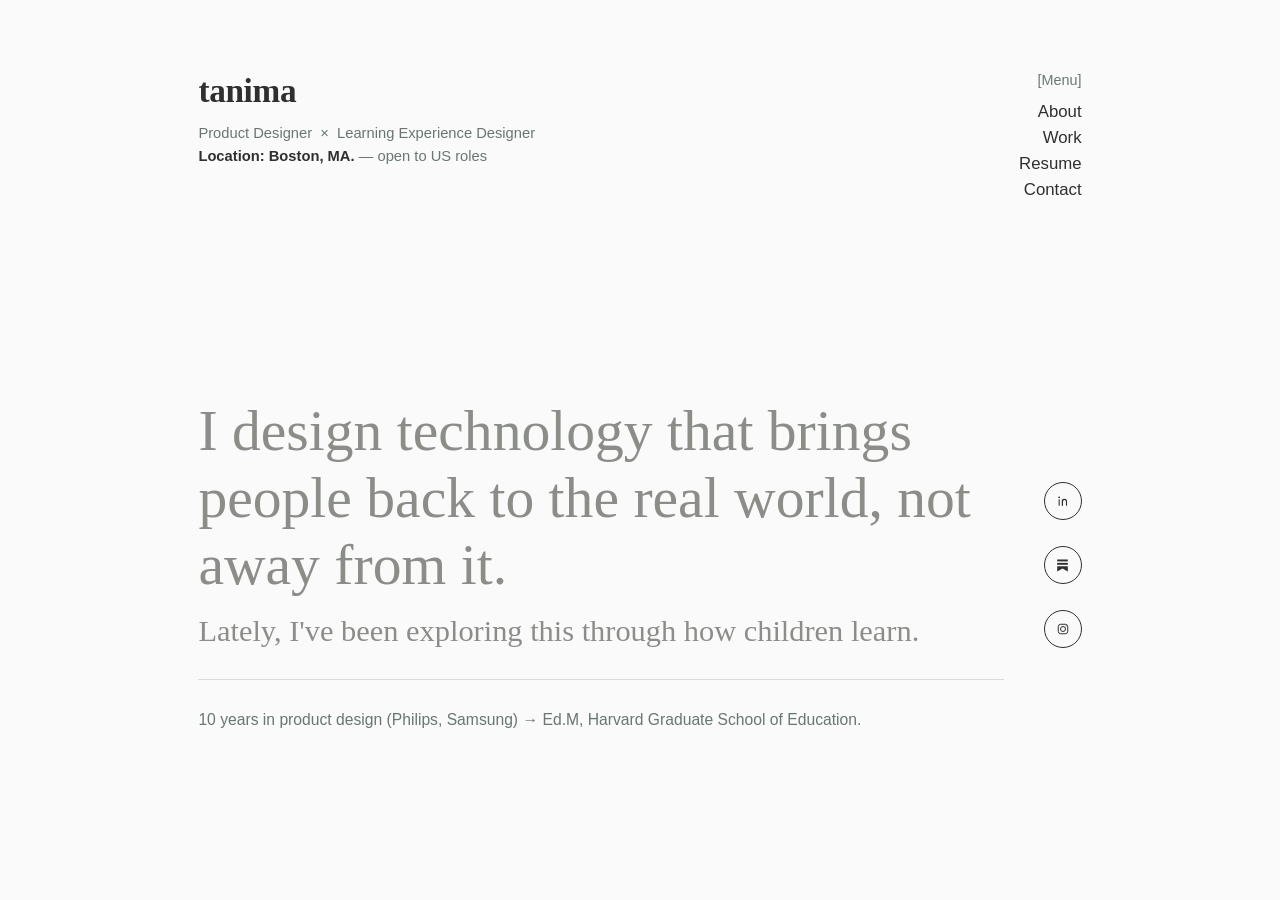
<file: index.html>
<!doctype html>
<html lang="en">
<head>
  <meta charset="UTF-8" />
  <meta name="viewport" content="width=device-width, initial-scale=1.0" />
  <title>tanima — Designer, Learning Experience Design</title>
  <meta name="description" content="Tanima Tomar — Designer transitioning into Learning Experience Design. Based in Boston, MA." />
  <link rel="stylesheet" href="assets/css/style.css" />
</head>
<body>

  <canvas id="bg-canvas" aria-hidden="true"></canvas>

  <div class="page">

    <header class="site-header">
      <div class="brand">
        <a href="#" class="logo">tanima</a>
        <p class="tagline">
          Product Designer &nbsp;×&nbsp; Learning Experience Designer<br />
          <strong>Location: Boston, MA.</strong> — open to US roles
        </p>
      </div>

      <nav class="site-nav" aria-label="Primary">
        <p class="footer-label">[Menu]</p>
        <ul>
          <li><a href="about.html">About</a></li>
          <li><a href="work.html">Work</a></li>
          <li><a href="assets/resume/tanima-tomar-resume.pdf" target="_blank" rel="noopener noreferrer">Resume</a></li>
          <li><a href="contact.html">Contact</a></li>
        </ul>
      </nav>
    </header>

    <main class="hero">
      <div class="hero-text">
        <h1>I design technology that brings people back to the real world, not away from it.</h1>
        <p class="hero-subline">Lately, I've been exploring this through how children learn.</p>
        <hr class="hero-divider" />
        <p class="credential">10 years in product design (Philips, Samsung) → Ed.M, Harvard Graduate School of Education.</p>
      </div>

      <div class="social-icons">
        <a
          class="social-icon"
          href="https://www.linkedin.com/in/tanima-tomar/"
          target="_blank"
          rel="noopener noreferrer"
          data-tooltip="LinkedIn"
          aria-label="LinkedIn"
        >
          <svg viewBox="0 0 24 24" width="20" height="20" fill="none" xmlns="http://www.w3.org/2000/svg">
            <circle cx="7.4" cy="7.6" r="1.15" fill="currentColor" />
            <path d="M7.4 10.6V17" stroke="currentColor" stroke-width="1.3" stroke-linecap="round" />
            <path d="M11.3 17V12.6c0-1.55 1.1-2.6 2.5-2.6s2.4 1.05 2.4 2.6V17" stroke="currentColor" stroke-width="1.3" stroke-linecap="round" stroke-linejoin="round" fill="none" />
            <path d="M11.3 10.6V17" stroke="currentColor" stroke-width="1.3" stroke-linecap="round" />
          </svg>
        </a>

        <a
          class="social-icon social-icon--substack"
          href="https://substack.com/@tanimatomar"
          target="_blank"
          rel="noopener noreferrer"
          data-tooltip="Substack"
          aria-label="Substack"
        >
          <svg viewBox="0 0 24 24" width="20" height="20" fill="none" xmlns="http://www.w3.org/2000/svg">
            <path d="M4.5 3.5H19.5V6.2H4.5V3.5Z" fill="currentColor" />
            <path d="M4.5 8.3H19.5V11H4.5V8.3Z" fill="currentColor" />
            <path d="M4.5 13.1H19.5V20.5L12 16.3L4.5 20.5V13.1Z" fill="currentColor" />
          </svg>
        </a>

        <a
          class="social-icon"
          href="https://www.instagram.com/tomartanima?utm_source=qr"
          target="_blank"
          rel="noopener noreferrer"
          data-tooltip="Instagram"
          aria-label="Instagram"
        >
          <svg viewBox="0 0 24 24" width="20" height="20" fill="none" xmlns="http://www.w3.org/2000/svg">
            <rect x="6.3" y="6.3" width="11.4" height="11.4" rx="3" stroke="currentColor" stroke-width="1.2" />
            <circle cx="12" cy="12" r="3" stroke="currentColor" stroke-width="1.2" />
            <circle cx="15.6" cy="8.4" r="0.6" fill="currentColor" />
          </svg>
        </a>
      </div>
    </main>

  </div>

  <script src="assets/js/background-effect.js"></script>
  <script src="assets/js/page-transition.js"></script>
</body>
</html>
</file>
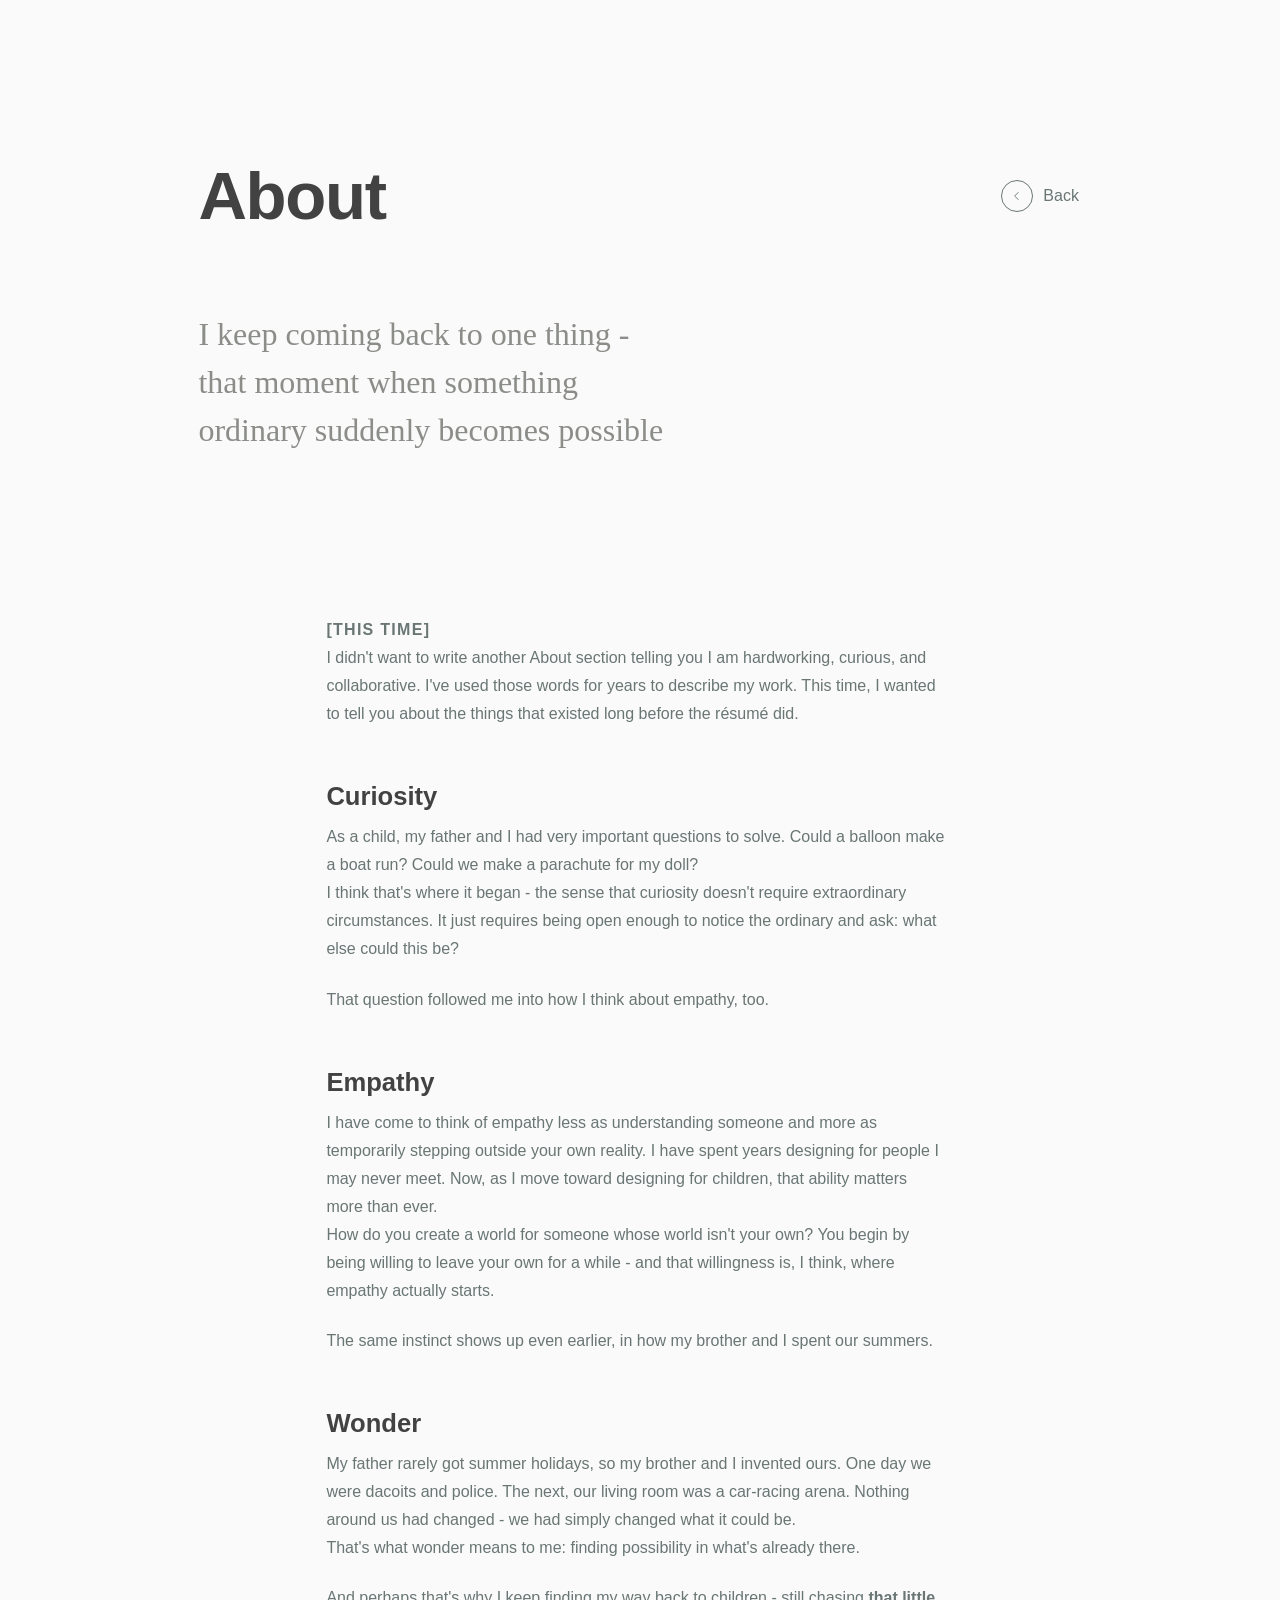
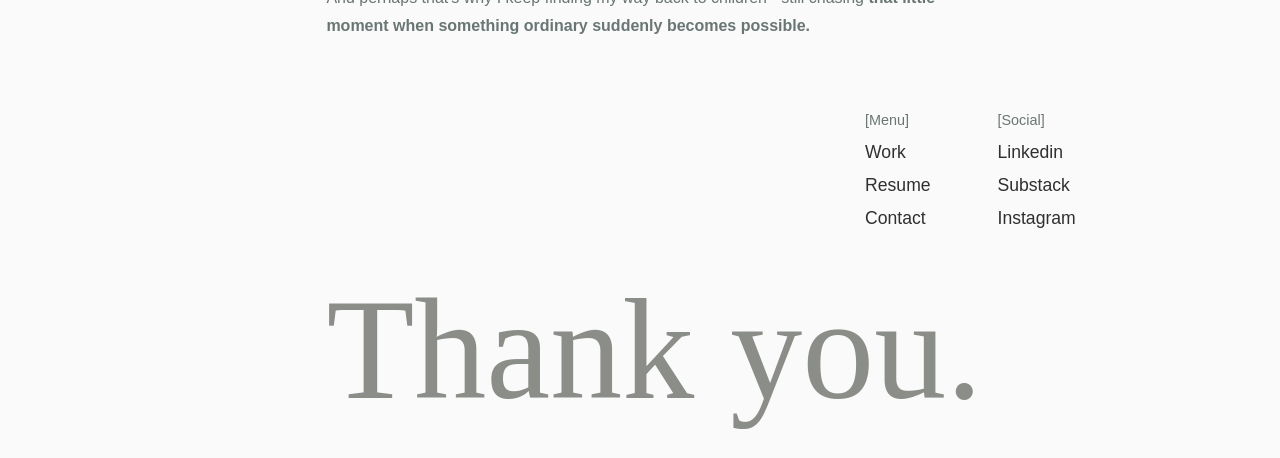
<file: about.html>
<!doctype html>
<html lang="en">
<head>
  <meta charset="UTF-8" />
  <meta name="viewport" content="width=device-width, initial-scale=1.0" />
  <title>About — tanima</title>
  <meta name="description" content="About Tanima Tomar — curiosity, empathy, and wonder behind the work." />
  <link rel="stylesheet" href="assets/css/style.css" />
</head>
<body>

  <canvas id="bg-canvas" aria-hidden="true"></canvas>

  <div class="page">

    <header class="about-header">
      <h1 class="about-title">About</h1>
      <a href="index.html" class="back-link" aria-label="Back to home">
        <span class="back-link-icon" aria-hidden="true">
          <svg viewBox="0 0 24 24" width="14" height="14" fill="none" xmlns="http://www.w3.org/2000/svg">
            <path d="M14 6l-6 6 6 6" stroke="currentColor" stroke-linecap="round" stroke-linejoin="round" />
          </svg>
        </span>
        <span class="back-link-text" data-text="Back">Back</span>
      </a>
    </header>

    <p class="about-hero">
      I keep coming back to one thing -<br />
      that moment when something<br />
      ordinary suddenly becomes possible
    </p>

    <div class="essay">
      <section class="essay-intro">
        <p class="essay-label">[This time]</p>
        <p>I didn't want to write another About section telling you I am hardworking, curious, and collaborative. I've used those words for years to describe my work. This time, I wanted to tell you about the things that existed long before the résumé did.</p>
      </section>

      <section class="essay-section">
        <h2>Curiosity</h2>
        <p>
          As a child, my father and I had very important questions to solve. Could a balloon make a boat run? Could we make a parachute for my doll?<br />
          I think that's where it began - the sense that curiosity doesn't require extraordinary circumstances. It just requires being open enough to notice the ordinary and ask: what else could this be?
        </p>
        <p>That question followed me into how I think about empathy, too.</p>
      </section>

      <section class="essay-section">
        <h2>Empathy</h2>
        <p>
          I have come to think of empathy less as understanding someone and more as temporarily stepping outside your own reality. I have spent years designing for people I may never meet. Now, as I move toward designing for children, that ability matters more than ever.<br />
          How do you create a world for someone whose world isn't your own? You begin by being willing to leave your own for a while - and that willingness is, I think, where empathy actually starts.
        </p>
        <p>The same instinct shows up even earlier, in how my brother and I spent our summers.</p>
      </section>

      <section class="essay-section">
        <h2>Wonder</h2>
        <p>
          My father rarely got summer holidays, so my brother and I invented ours. One day we were dacoits and police. The next, our living room was a car-racing arena. Nothing around us had changed - we had simply changed what it could be.<br />
          That's what wonder means to me: finding possibility in what's already there.
        </p>
        <p>
          And perhaps that's why I keep finding my way back to children - still chasing <strong>that little moment when something ordinary suddenly becomes possible.</strong>
        </p>
      </section>
    </div>

    <footer class="about-footer">
      <div class="footer-col">
        <p class="footer-label">[Menu]</p>
        <ul>
          <li><a href="work.html" data-text="Work">Work</a></li>
          <li><a href="assets/resume/tanima-tomar-resume.pdf" data-text="Resume" target="_blank" rel="noopener noreferrer">Resume</a></li>
          <li><a href="contact.html" data-text="Contact">Contact</a></li>
        </ul>
      </div>
      <div class="footer-col">
        <p class="footer-label">[Social]</p>
        <ul>
          <li><a href="https://www.linkedin.com/in/tanima-tomar/" target="_blank" rel="noopener noreferrer" data-text="Linkedin">Linkedin</a></li>
          <li><a href="https://substack.com/@tanimatomar" target="_blank" rel="noopener noreferrer" data-text="Substack">Substack</a></li>
          <li><a href="https://www.instagram.com/tomartanima?utm_source=qr" target="_blank" rel="noopener noreferrer" data-text="Instagram">Instagram</a></li>
        </ul>
      </div>
    </footer>

    <p class="thank-you">Thank you.</p>

  </div>

  <script src="assets/js/background-effect.js"></script>
  <script src="assets/js/page-transition.js"></script>
</body>
</html>
</file>
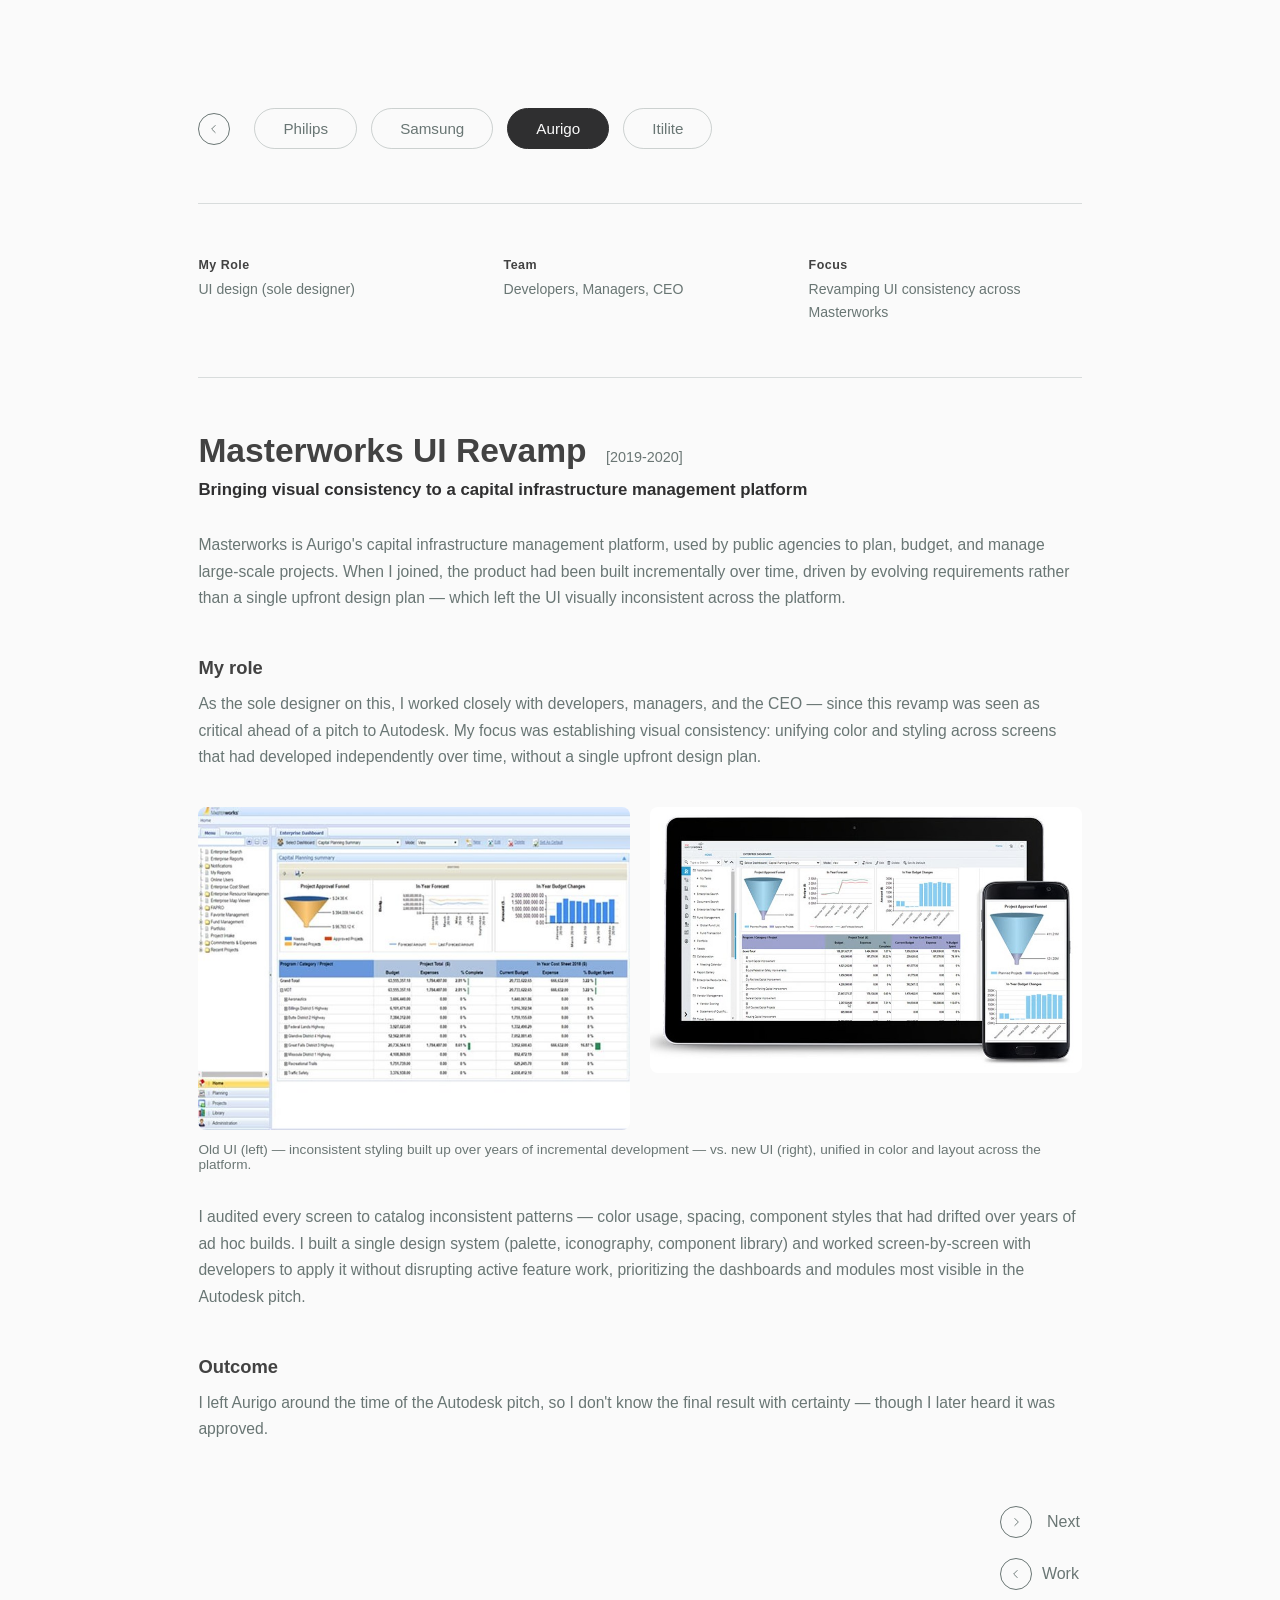
<file: aurigo.html>
<!doctype html>
<html lang="en">
<head>
  <meta charset="UTF-8" />
  <meta name="viewport" content="width=device-width, initial-scale=1.0" />
  <title>Aurigo — tanima</title>
  <meta name="description" content="Product design work at Aurigo — revamping UI consistency across Masterworks, a capital infrastructure management platform." />
  <link rel="stylesheet" href="assets/css/style.css" />
</head>
<body>

  <canvas id="bg-canvas" aria-hidden="true"></canvas>

  <div class="page">

    <div class="pd-top-row">
      <a href="work.html" class="back-link" aria-label="Back to work">
        <span class="back-link-icon" aria-hidden="true">
          <svg viewBox="0 0 24 24" width="14" height="14" fill="none" xmlns="http://www.w3.org/2000/svg">
            <path d="M14 6l-6 6 6 6" stroke="currentColor" stroke-linecap="round" stroke-linejoin="round" />
          </svg>
        </span>
      </a>

      <div class="company-tabs">
        <a class="company-tab" href="philips.html">Philips</a>
        <a class="company-tab" href="samsung.html">Samsung</a>
        <span class="company-tab is-active">Aurigo</span>
        <a class="company-tab" href="itilite.html">Itilite</a>
      </div>
    </div>

    <hr class="case-divider" />

    <div class="case-meta pd-meta">
      <div class="case-meta-col">
        <p class="case-meta-label">My Role</p>
        <p class="case-meta-value">UI design (sole designer)</p>
      </div>
      <div class="case-meta-col">
        <p class="case-meta-label">Team</p>
        <p class="case-meta-value">Developers, Managers, CEO</p>
      </div>
      <div class="case-meta-col">
        <p class="case-meta-label">Focus</p>
        <p class="case-meta-value">Revamping UI consistency across Masterworks</p>
      </div>
    </div>

    <hr class="case-divider" />

    <h2 class="pd-project-title">Masterworks UI Revamp <span class="pd-project-title-year">[2019-2020]</span></h2>
    <p class="pd-project-subtitle">Bringing visual consistency to a capital infrastructure management platform</p>

    <p class="pd-role-text" style="margin-top: clamp(24px, 4vh, 32px);">Masterworks is Aurigo's capital infrastructure management platform, used by public agencies to plan, budget, and manage large-scale projects. When I joined, the product had been built incrementally over time, driven by evolving requirements rather than a single upfront design plan — which left the UI visually inconsistent across the platform.</p>

    <h3 class="pd-role-heading" style="margin-top: clamp(32px, 5vh, 48px);">My role</h3>
    <p class="pd-role-text">As the sole designer on this, I worked closely with developers, managers, and the CEO — since this revamp was seen as critical ahead of a pitch to Autodesk. My focus was establishing visual consistency: unifying color and styling across screens that had developed independently over time, without a single upfront design plan.</p>

    <div class="pd-compare-grid" style="margin-top: clamp(24px, 4vh, 40px); align-items: start;">
      <img class="pd-compare-image" src="assets/img/aurigo/aurigo-old-ui.jpg" alt="Old Masterworks dashboard UI with an inconsistent, dated visual style" style="max-width: 629px;" />
      <img class="pd-compare-image" src="assets/img/aurigo/aurigo-new-ui.jpg" alt="New Masterworks UI shown on a tablet and phone, unified in color and layout" style="max-width: 849px;" />
    </div>
    <p class="pd-compare-caption">Old UI (left) — inconsistent styling built up over years of incremental development — vs. new UI (right), unified in color and layout across the platform.</p>

    <p class="pd-role-text" style="margin-top: clamp(24px, 4vh, 32px);">I audited every screen to catalog inconsistent patterns — color usage, spacing, component styles that had drifted over years of ad hoc builds. I built a single design system (palette, iconography, component library) and worked screen-by-screen with developers to apply it without disrupting active feature work, prioritizing the dashboards and modules most visible in the Autodesk pitch.</p>

    <h3 class="pd-role-heading" style="margin-top: clamp(32px, 5vh, 48px);">Outcome</h3>
    <p class="pd-role-text">I left Aurigo around the time of the Autodesk pitch, so I don't know the final result with certainty — though I later heard it was approved.</p>

    <div class="pd-footer-nav">
      <a href="itilite.html" class="back-link pd-next-link">
        <span class="back-link-icon" aria-hidden="true">
          <svg viewBox="0 0 24 24" width="14" height="14" fill="none" xmlns="http://www.w3.org/2000/svg">
            <path d="M14 6l-6 6 6 6" stroke="currentColor" stroke-linecap="round" stroke-linejoin="round" />
          </svg>
        </span>
        <span class="back-link-text" data-text="Next">Next</span>
      </a>

      <a href="work.html" class="back-link">
        <span class="back-link-icon" aria-hidden="true">
          <svg viewBox="0 0 24 24" width="14" height="14" fill="none" xmlns="http://www.w3.org/2000/svg">
            <path d="M14 6l-6 6 6 6" stroke="currentColor" stroke-linecap="round" stroke-linejoin="round" />
          </svg>
        </span>
        <span class="back-link-text" data-text="Work">Work</span>
      </a>
    </div>

  </div>

  <script src="assets/js/background-effect.js"></script>
  <script src="assets/js/page-transition.js"></script>
</body>
</html>
</file>
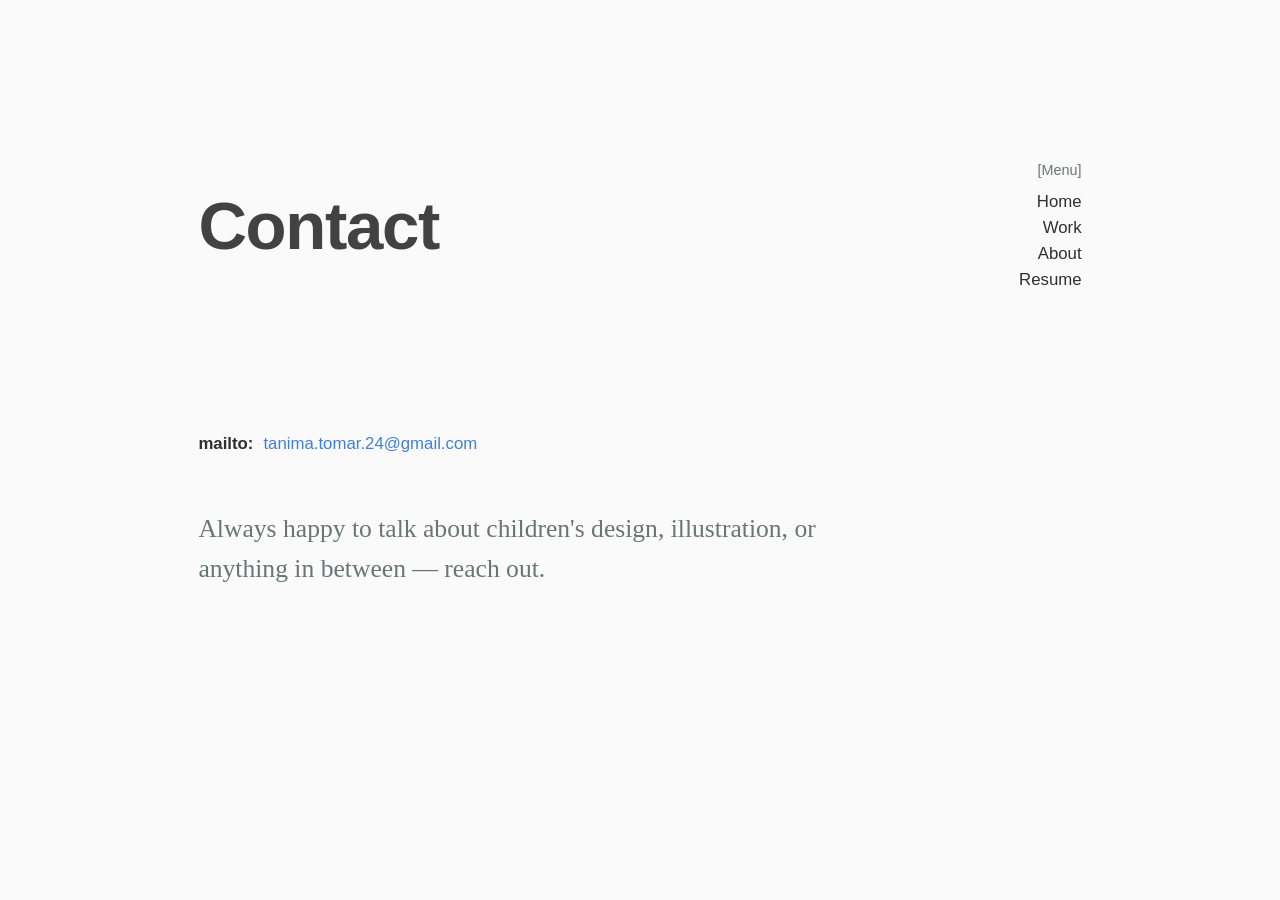
<file: contact.html>
<!doctype html>
<html lang="en">
<head>
  <meta charset="UTF-8" />
  <meta name="viewport" content="width=device-width, initial-scale=1.0" />
  <title>Contact — tanima</title>
  <meta name="description" content="Get in touch with Tanima Tomar about children's design, illustration, or anything in between." />
  <link rel="stylesheet" href="assets/css/style.css" />
</head>
<body>

  <canvas id="bg-canvas" aria-hidden="true"></canvas>

  <div class="page">

    <header class="contact-header">
      <h1 class="contact-title">Contact</h1>
      <nav class="page-nav" aria-label="Primary">
        <p class="footer-label">[Menu]</p>
        <ul>
          <li><a href="index.html">Home</a></li>
          <li><a href="work.html">Work</a></li>
          <li><a href="about.html">About</a></li>
          <li><a href="assets/resume/tanima-tomar-resume.pdf" target="_blank" rel="noopener noreferrer">Resume</a></li>
        </ul>
      </nav>
    </header>

    <p class="contact-email-row">
      <span class="contact-email-label">mailto:</span>
      <a class="contact-email-link" href="mailto:tanima.tomar.24@gmail.com">tanima.tomar.24@gmail.com</a>
    </p>

    <p class="contact-note">Always happy to talk about children's design, illustration, or anything in between — reach out.</p>

  </div>

  <script src="assets/js/background-effect.js"></script>
  <script src="assets/js/page-transition.js"></script>
</body>
</html>
</file>
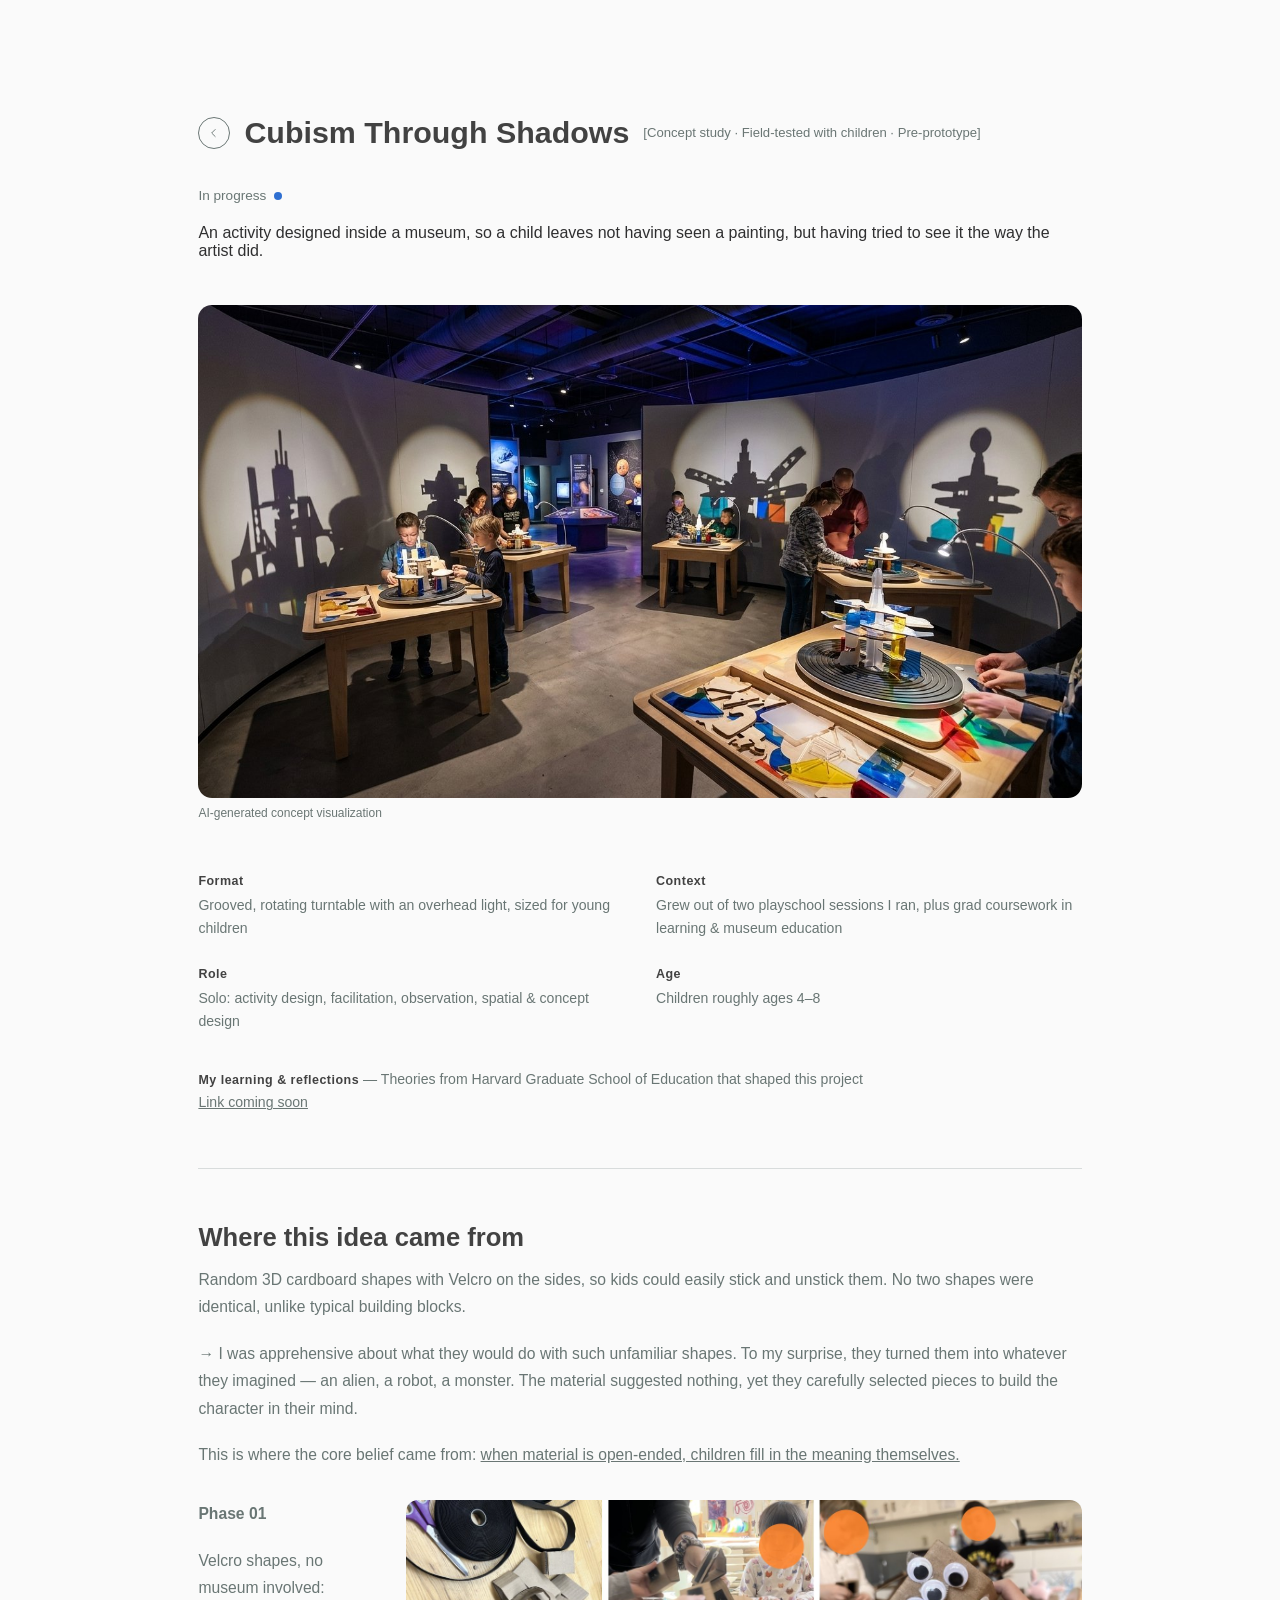
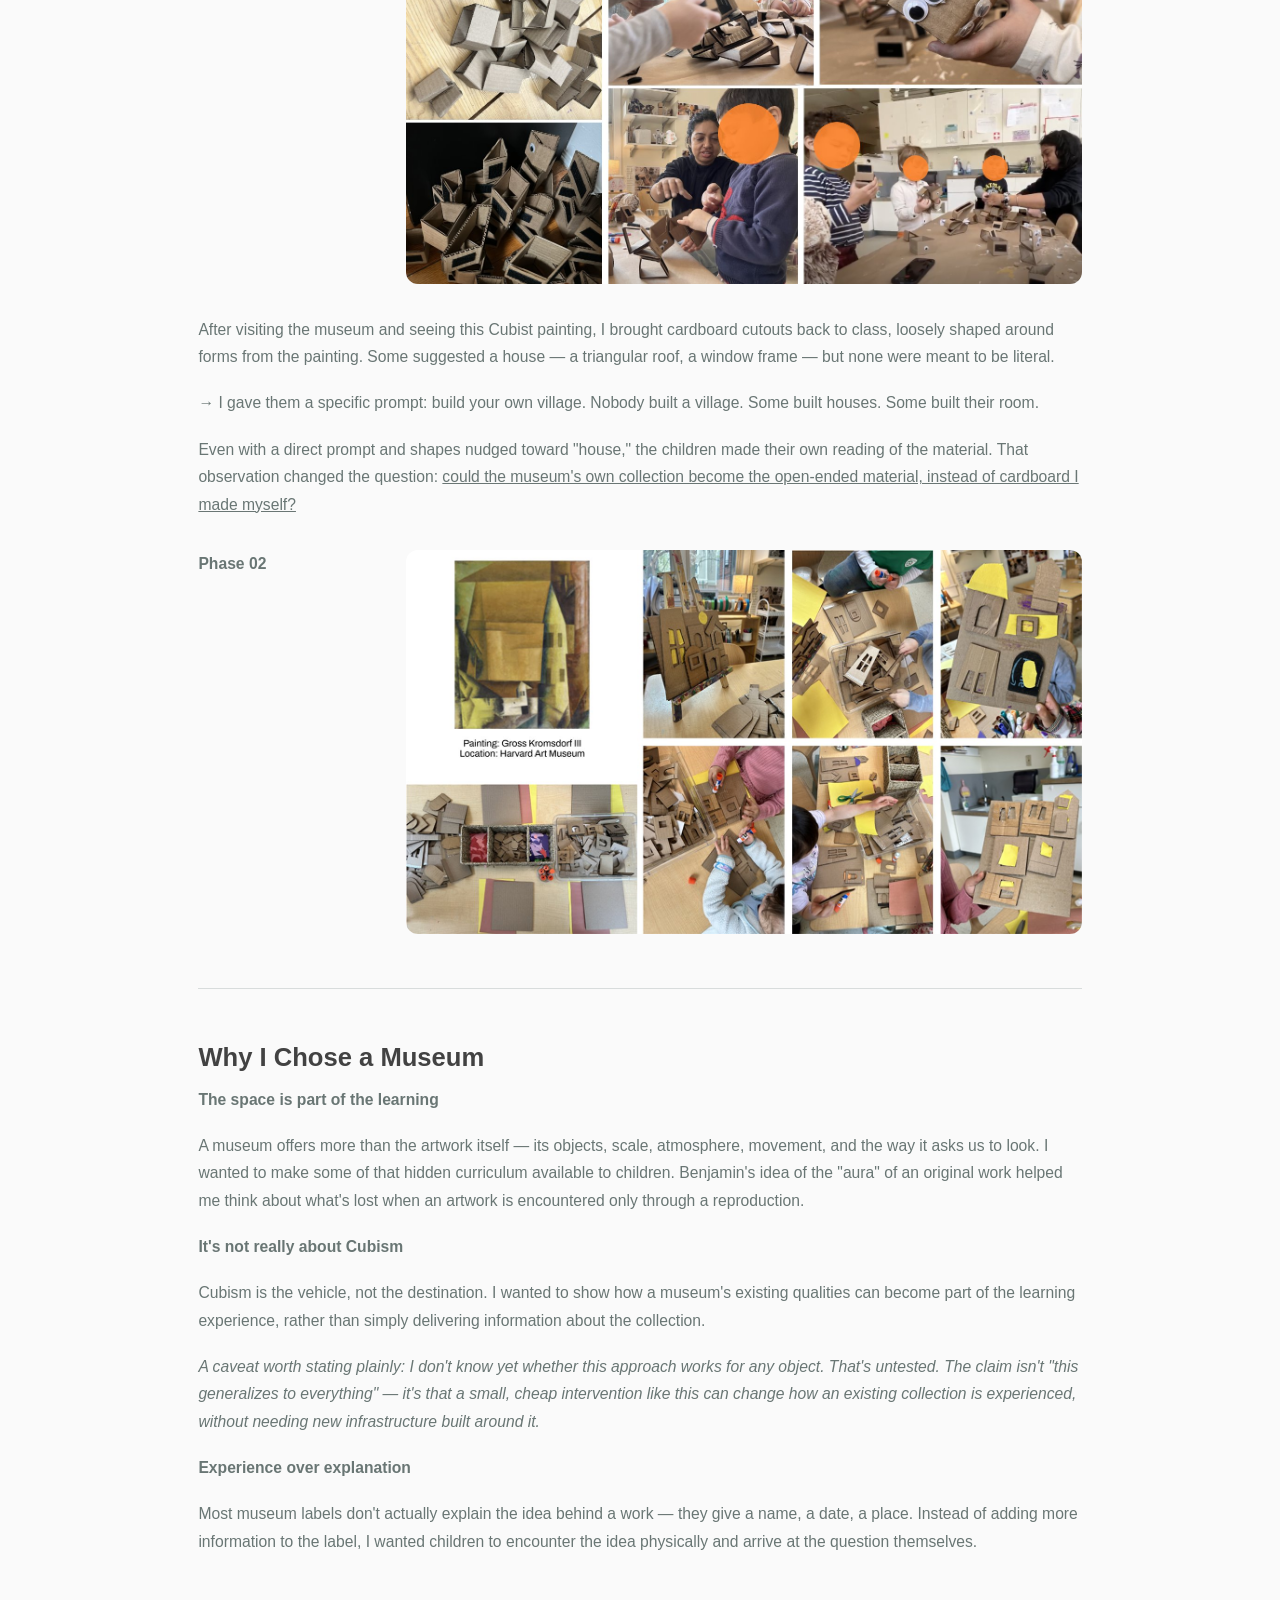
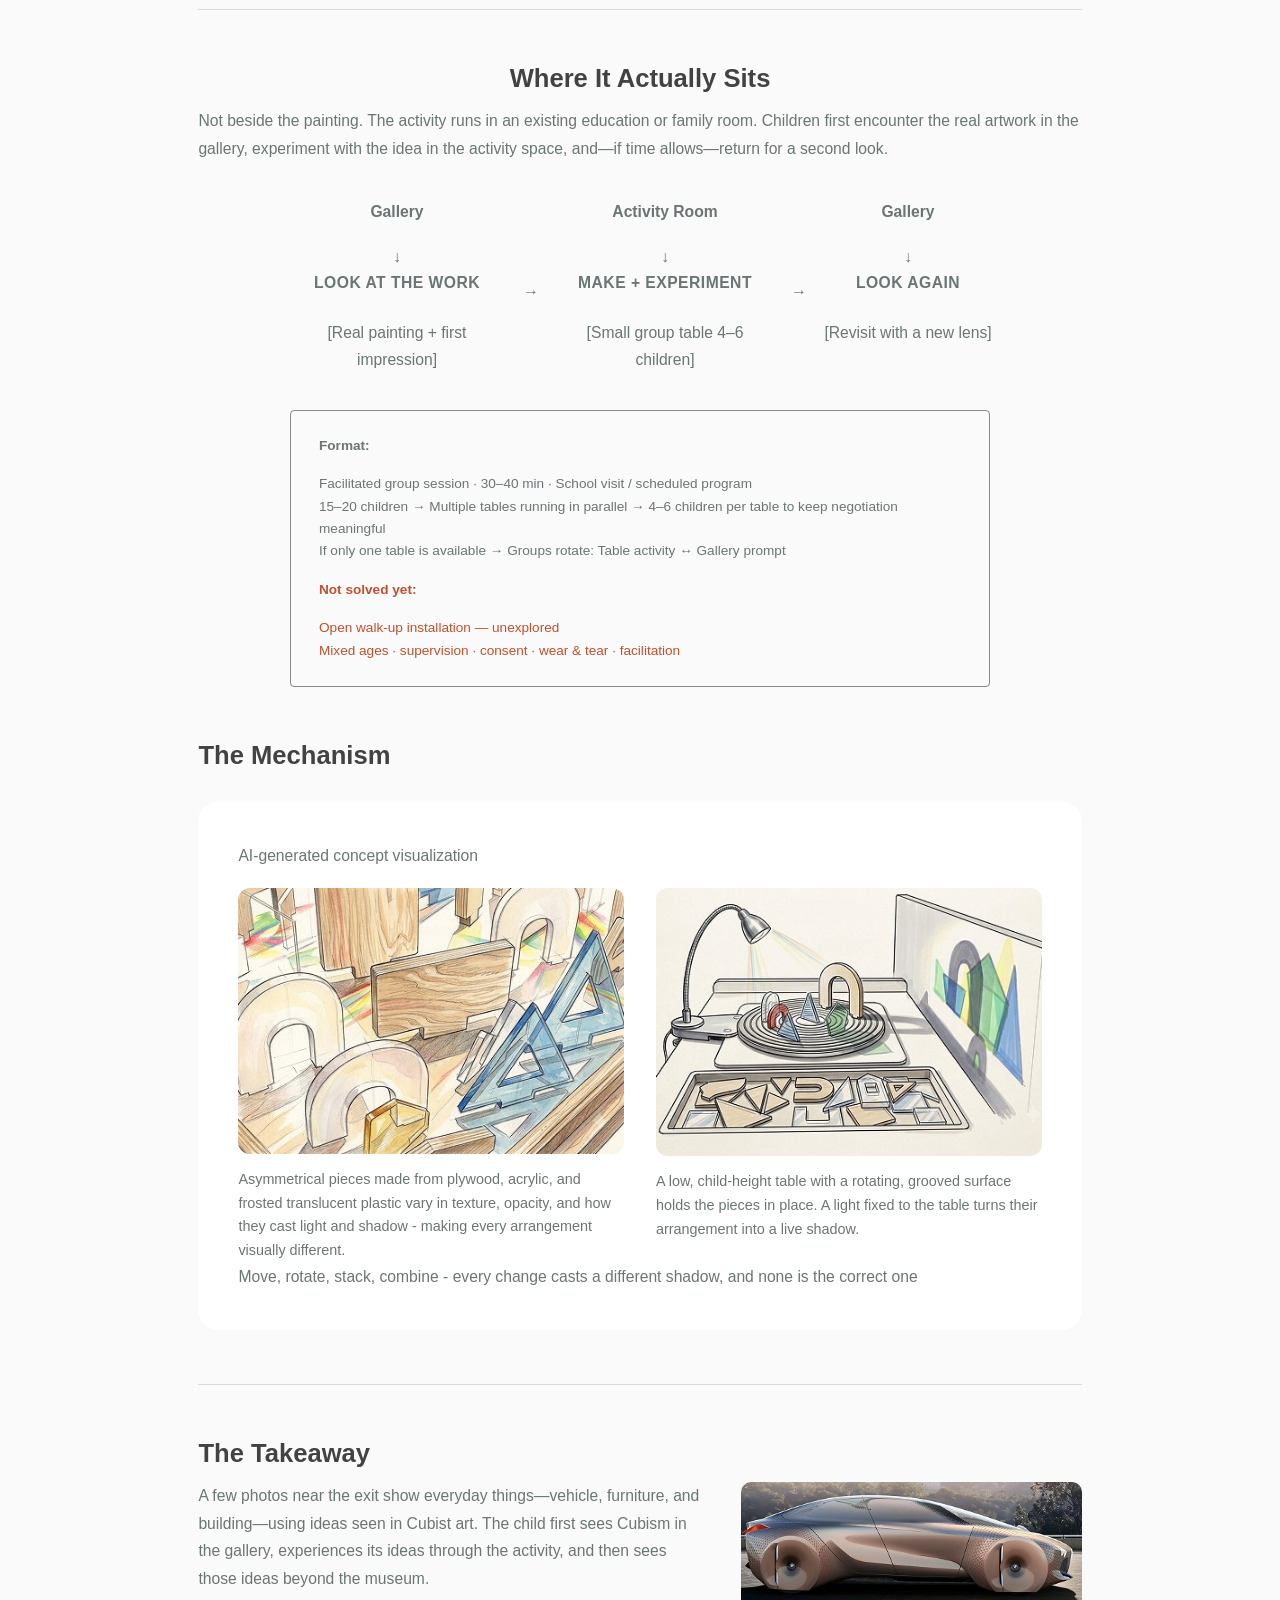
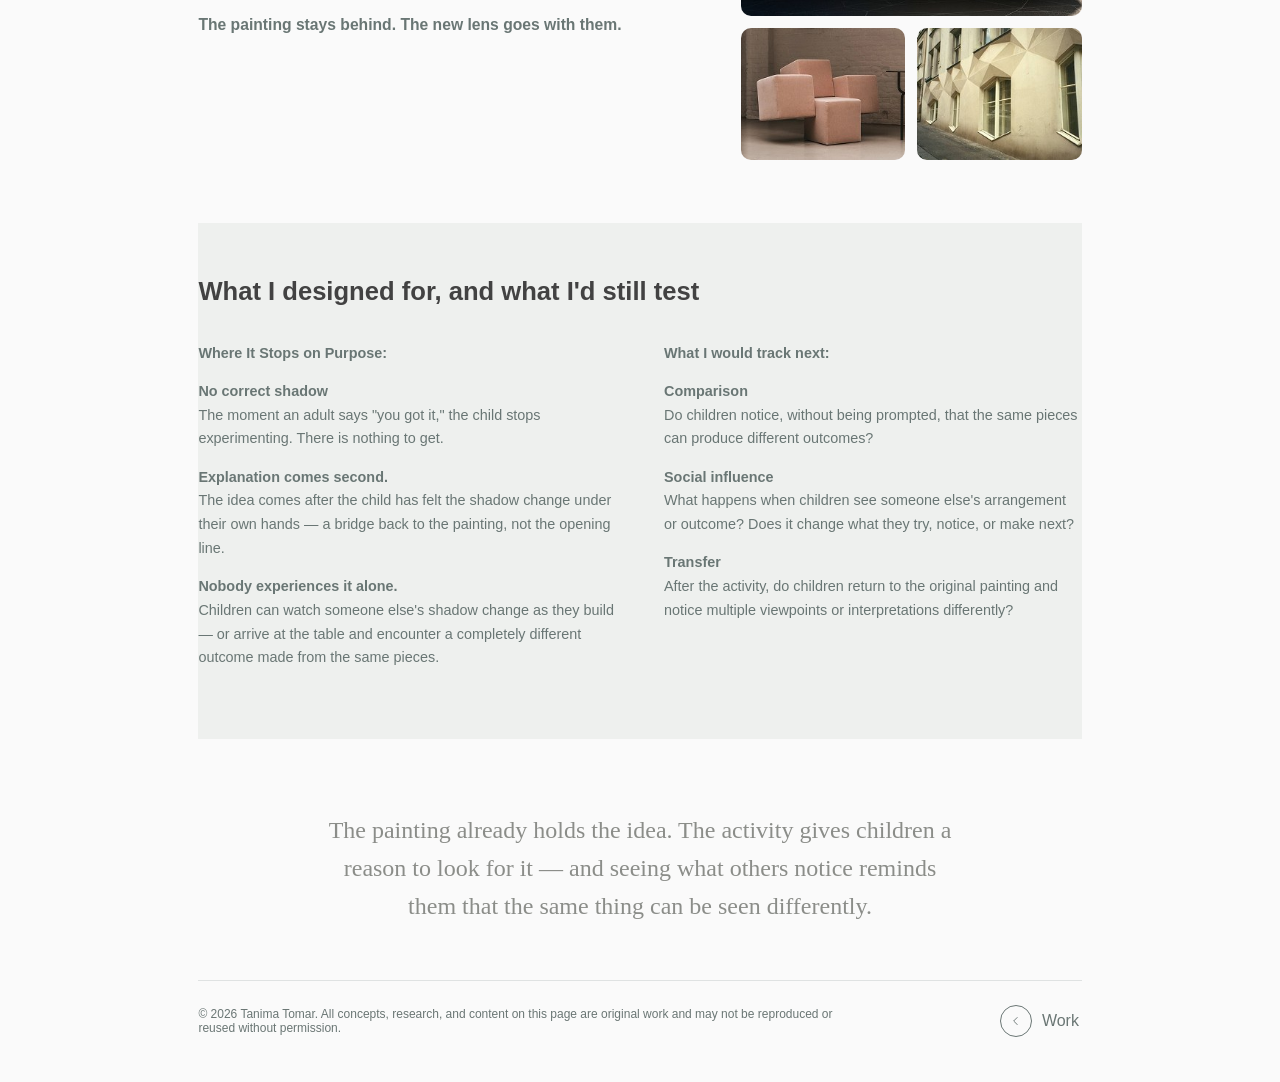
<file: cubism.html>
<!doctype html>
<html lang="en">
<head>
  <meta charset="UTF-8" />
  <meta name="viewport" content="width=device-width, initial-scale=1.0" />
  <title>Cubism Through Shadows — tanima</title>
  <meta name="description" content="Cubism Through Shadows — a museum activity designed so a child leaves not having seen a painting, but having tried to see it the way the artist did." />
  <link rel="stylesheet" href="assets/css/style.css" />
</head>
<body>

  <canvas id="bg-canvas" aria-hidden="true"></canvas>

  <div class="page">

    <header class="case-header">
      <div class="case-header-top">
        <div class="case-heading">
          <a href="work.html" class="back-link" aria-label="Back to work">
            <span class="back-link-icon" aria-hidden="true">
              <svg viewBox="0 0 24 24" width="14" height="14" fill="none" xmlns="http://www.w3.org/2000/svg">
                <path d="M14 6l-6 6 6 6" stroke="currentColor" stroke-linecap="round" stroke-linejoin="round" />
              </svg>
            </span>
          </a>
          <h1 class="case-title">Cubism Through Shadows</h1>
          <span class="case-tag">[Concept study · Field-tested with children · Pre-prototype]</span>
        </div>

        <div class="case-status">
          <span>In progress</span>
          <span class="status-dot" aria-hidden="true"></span>
        </div>
      </div>

      <p class="case-subtitle">An activity designed inside a museum, so a child leaves not having seen a painting, but having tried to see it the way the artist did.</p>
    </header>

    <figure class="case-hero">
      <img
        class="case-hero-image"
        src="assets/img/cubism/cubism-hero.jpg"
        alt="Children at low tables in a museum activity room, arranging colored shapes that cast large silhouettes of buildings and figures onto the walls behind them"
      />
      <figcaption>AI-generated concept visualization</figcaption>
    </figure>

    <div class="case-content">

      <div class="case-meta case-meta--grid2">
        <div class="case-meta-col">
          <p class="case-meta-label">Format</p>
          <p class="case-meta-value">Grooved, rotating turntable with an overhead light, sized for young children</p>
        </div>
        <div class="case-meta-col">
          <p class="case-meta-label">Context</p>
          <p class="case-meta-value">Grew out of two playschool sessions I ran, plus grad coursework in learning &amp; museum education</p>
        </div>
        <div class="case-meta-col">
          <p class="case-meta-label">Role</p>
          <p class="case-meta-value">Solo: activity design, facilitation, observation, spatial &amp; concept design</p>
        </div>
        <div class="case-meta-col">
          <p class="case-meta-label">Age</p>
          <p class="case-meta-value">Children roughly ages 4–8</p>
        </div>
      </div>

      <div class="case-meta-secondary">
        <p class="case-meta-link-row">
          <span class="case-meta-label">My learning &amp; reflections</span> — Theories from Harvard Graduate School of Education that shaped this project
          <br />
          <a href="#" class="case-meta-link">Link coming soon</a>
        </p>
      </div>

      <hr class="case-divider" />

      <section class="case-section">
        <h2>Where this idea came from</h2>
        <p>Random 3D cardboard shapes with Velcro on the sides, so kids could easily stick and unstick them. No two shapes were identical, unlike typical building blocks.</p>
        <p>→ I was apprehensive about what they would do with such unfamiliar shapes. To my surprise, they turned them into whatever they imagined — an alien, a robot, a monster. The material suggested nothing, yet they carefully selected pieces to build the character in their mind.</p>
        <p>This is where the core belief came from: <span class="case-underline">when material is open-ended, children fill in the meaning themselves.</span></p>

        <div class="phase-block">
          <div class="phase-label">
            <p class="phase-number">Phase 01</p>
            <p class="phase-caption">Velcro shapes, no museum involved:</p>
          </div>
          <img
            class="phase-image"
            src="assets/img/cubism/cubism-phase-01.jpg"
            alt="Collage of children building cardboard shapes held together with Velcro into creatures with googly eyes, guided by a facilitator"
          />
        </div>

        <p>After visiting the museum and seeing this Cubist painting, I brought cardboard cutouts back to class, loosely shaped around forms from the painting. Some suggested a house — a triangular roof, a window frame — but none were meant to be literal.</p>
        <p>→ I gave them a specific prompt: build your own village. Nobody built a village. Some built houses. Some built their room.</p>
        <p>Even with a direct prompt and shapes nudged toward "house," the children made their own reading of the material. That observation changed the question: <span class="case-underline">could the museum's own collection become the open-ended material, instead of cardboard I made myself?</span></p>

        <div class="phase-block">
          <div class="phase-label">
            <p class="phase-number">Phase 02</p>
          </div>
          <img
            class="phase-image"
            src="assets/img/cubism/cubism-phase-02.jpg"
            alt="The Cubist painting Gross Kromsdorf III beside a collage of children building a cardboard house structure with yellow paper accents inspired by it"
          />
        </div>
      </section>

      <hr class="case-divider" />

      <section class="case-section">
        <h2>Why I Chose a Museum</h2>

        <p class="case-subhead">The space is part of the learning</p>
        <p>A museum offers more than the artwork itself — its objects, scale, atmosphere, movement, and the way it asks us to look. I wanted to make some of that hidden curriculum available to children. Benjamin's idea of the "aura" of an original work helped me think about what's lost when an artwork is encountered only through a reproduction.</p>

        <p class="case-subhead">It's not really about Cubism</p>
        <p>Cubism is the vehicle, not the destination. I wanted to show how a museum's existing qualities can become part of the learning experience, rather than simply delivering information about the collection.</p>

        <p class="case-caveat">A caveat worth stating plainly: I don't know yet whether this approach works for any object. That's untested. The claim isn't "this generalizes to everything" — it's that a small, cheap intervention like this can change how an existing collection is experienced, without needing new infrastructure built around it.</p>

        <p class="case-subhead">Experience over explanation</p>
        <p>Most museum labels don't actually explain the idea behind a work — they give a name, a date, a place. Instead of adding more information to the label, I wanted children to encounter the idea physically and arrive at the question themselves.</p>
      </section>

      <hr class="case-divider" />

      <section class="case-section case-section--centered">
        <h2>Where It Actually Sits</h2>
        <p>Not beside the painting. The activity runs in an existing education or family room. Children first encounter the real artwork in the gallery, experiment with the idea in the activity space, and—if time allows—return for a second look.</p>

        <div class="flow-diagram">
          <div class="flow-step">
            <p class="flow-title">Gallery</p>
            <span class="flow-arrow-down" aria-hidden="true">↓</span>
            <p class="flow-action">LOOK AT THE WORK</p>
            <p class="flow-detail">[Real painting + first impression]</p>
          </div>
          <span class="flow-arrow-right" aria-hidden="true">→</span>
          <div class="flow-step">
            <p class="flow-title">Activity Room</p>
            <span class="flow-arrow-down" aria-hidden="true">↓</span>
            <p class="flow-action">MAKE + EXPERIMENT</p>
            <p class="flow-detail">[Small group table 4–6 children]</p>
          </div>
          <span class="flow-arrow-right" aria-hidden="true">→</span>
          <div class="flow-step">
            <p class="flow-title">Gallery</p>
            <span class="flow-arrow-down" aria-hidden="true">↓</span>
            <p class="flow-action">LOOK AGAIN</p>
            <p class="flow-detail">[Revisit with a new lens]</p>
          </div>
        </div>

        <div class="spec-box">
          <p class="spec-label">Format:</p>
          <p>
            Facilitated group session · 30–40 min · School visit / scheduled program<br />
            15–20 children → Multiple tables running in parallel → 4–6 children per table to keep negotiation meaningful<br />
            If only one table is available → Groups rotate: Table activity ↔ Gallery prompt
          </p>
          <p class="spec-warning-label">Not solved yet:</p>
          <p class="spec-warning">
            Open walk-up installation — unexplored<br />
            Mixed ages · supervision · consent · wear &amp; tear · facilitation
          </p>
        </div>
      </section>

      <section class="case-section">
        <h2>The Mechanism</h2>
        <div class="mechanism-panel">
          <p class="mechanism-panel-caption">AI-generated concept visualization</p>
          <div class="mechanism-grid">
            <div class="mechanism-item">
              <img
                class="mechanism-image"
                src="assets/img/cubism/cubism-mechanism-1.jpg"
                alt="Illustration of asymmetrical wooden, acrylic, and frosted plastic shapes catching rainbow light"
              />
              <p>Asymmetrical pieces made from plywood, acrylic, and frosted translucent plastic vary in texture, opacity, and how they cast light and shadow - making every arrangement visually different.</p>
            </div>
            <div class="mechanism-item">
              <img
                class="mechanism-image"
                src="assets/img/cubism/cubism-mechanism-2.jpg"
                alt="Illustration of the low child-height turntable with an overhead lamp casting the shapes' shadow onto a wall as a colorful composition"
              />
              <p>A low, child-height table with a rotating, grooved surface holds the pieces in place. A light fixed to the table turns their arrangement into a live shadow.</p>
            </div>
          </div>
          <p class="mechanism-summary">Move, rotate, stack, combine - every change casts a different shadow, and none is the correct one</p>
        </div>
      </section>

      <hr class="case-divider" />

      <section class="case-section">
        <h2>The Takeaway</h2>
        <div class="case-split">
          <div class="case-split-text">
            <p>A few photos near the exit show everyday things—vehicle, furniture, and building—using ideas seen in Cubist art. The child first sees Cubism in the gallery, experiences its ideas through the activity, and then sees those ideas beyond the museum.</p>
            <p class="case-emphasis">The painting stays behind. The new lens goes with them.</p>
          </div>
          <div class="takeaway-gallery">
            <img
              class="takeaway-image takeaway-image--wide"
              src="assets/img/cubism/cubism-takeaway-1.jpg"
              alt="Concept illustration of a car with a faceted, sculptural body inspired by Cubist forms"
            />
            <div class="takeaway-gallery-row">
              <img
                class="takeaway-image"
                src="assets/img/cubism/cubism-takeaway-2.jpg"
                alt="Sculptural pink furniture made of blocky, angular cube forms"
              />
              <img
                class="takeaway-image"
                src="assets/img/cubism/cubism-takeaway-3.jpg"
                alt="A building facade with faceted, geometric panels between the windows"
              />
            </div>
          </div>
        </div>
      </section>

    </div>

    <section class="case-testing">
      <div class="case-content">
        <h2>What I designed for, and what I'd still test</h2>
        <div class="testing-grid">
          <div class="testing-col">
            <p class="testing-label">Where It Stops on Purpose:</p>
            <p><strong>No correct shadow</strong><br />The moment an adult says "you got it," the child stops experimenting. There is nothing to get.</p>
            <p><strong>Explanation comes second.</strong><br />The idea comes after the child has felt the shadow change under their own hands — a bridge back to the painting, not the opening line.</p>
            <p><strong>Nobody experiences it alone.</strong><br />Children can watch someone else's shadow change as they build — or arrive at the table and encounter a completely different outcome made from the same pieces.</p>
          </div>
          <div class="testing-col">
            <p class="testing-label">What I would track next:</p>
            <p><strong>Comparison</strong><br />Do children notice, without being prompted, that the same pieces can produce different outcomes?</p>
            <p><strong>Social influence</strong><br />What happens when children see someone else's arrangement or outcome? Does it change what they try, notice, or make next?</p>
            <p><strong>Transfer</strong><br />After the activity, do children return to the original painting and notice multiple viewpoints or interpretations differently?</p>
          </div>
        </div>
      </div>
    </section>

    <p class="case-closing">The painting already holds the idea. The activity gives children a reason to look for it — and seeing what others notice reminds them that the same thing can be seen differently.</p>

    <footer class="case-footer">
      <p class="case-copyright">© 2026 Tanima Tomar. All concepts, research, and content on this page are original work and may not be reproduced or reused without permission.</p>
      <a href="work.html" class="back-link case-footer-back">
        <span class="back-link-icon" aria-hidden="true">
          <svg viewBox="0 0 24 24" width="14" height="14" fill="none" xmlns="http://www.w3.org/2000/svg">
            <path d="M14 6l-6 6 6 6" stroke="currentColor" stroke-linecap="round" stroke-linejoin="round" />
          </svg>
        </span>
        <span class="back-link-text" data-text="Work">Work</span>
      </a>
    </footer>

  </div>

  <script src="assets/js/background-effect.js"></script>
  <script src="assets/js/page-transition.js"></script>
</body>
</html>
</file>
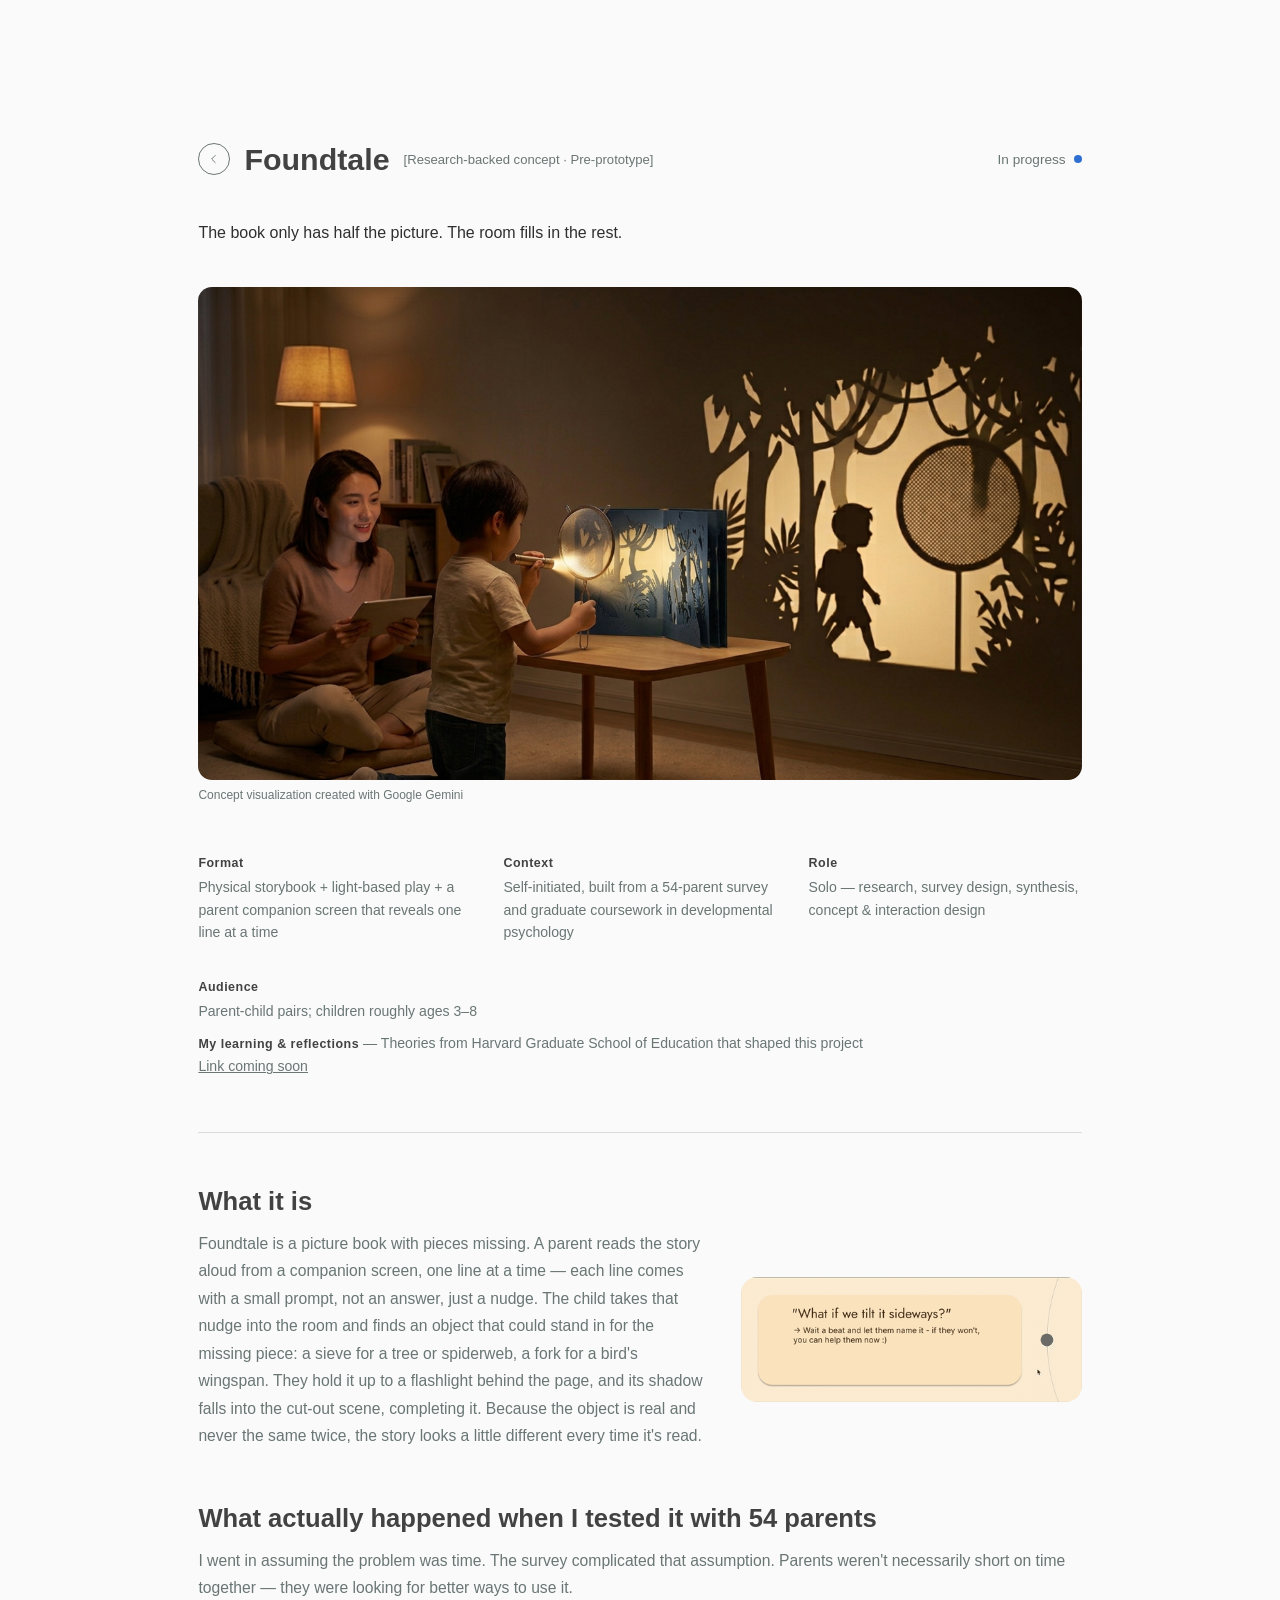
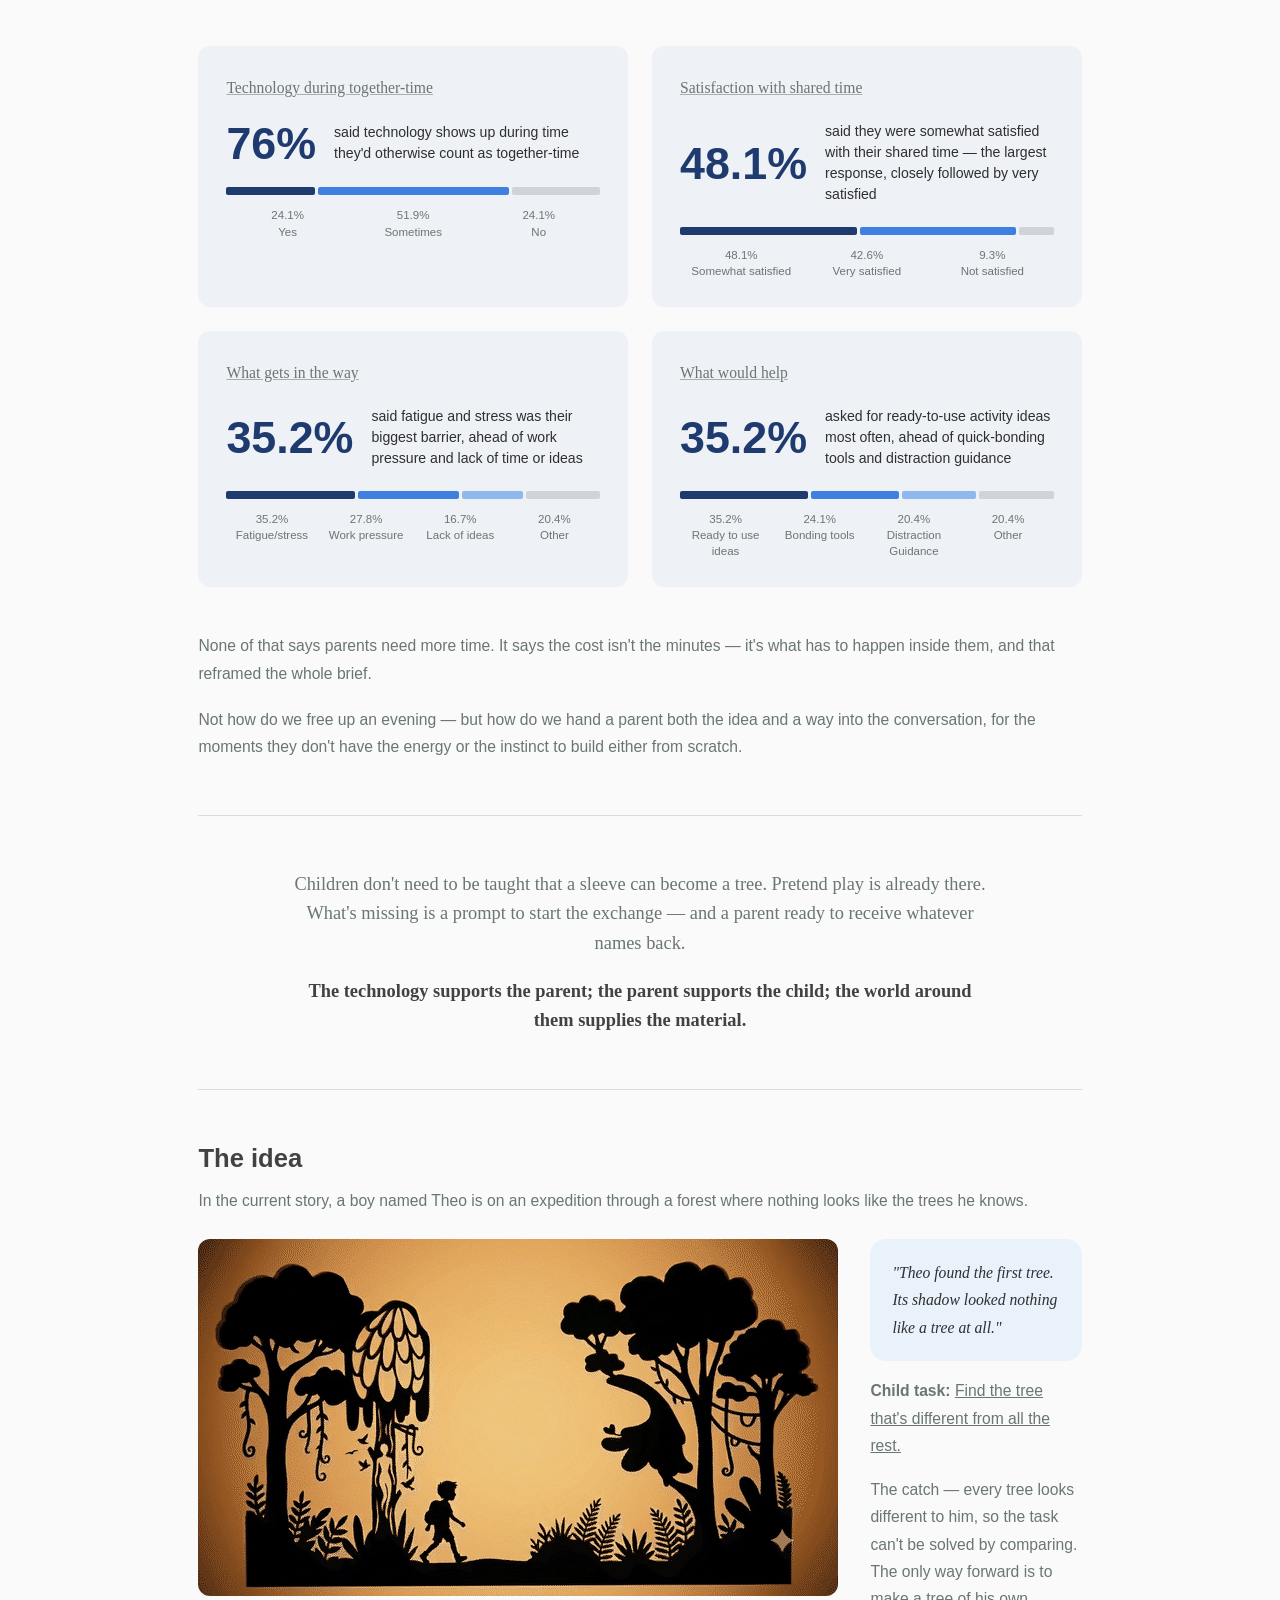
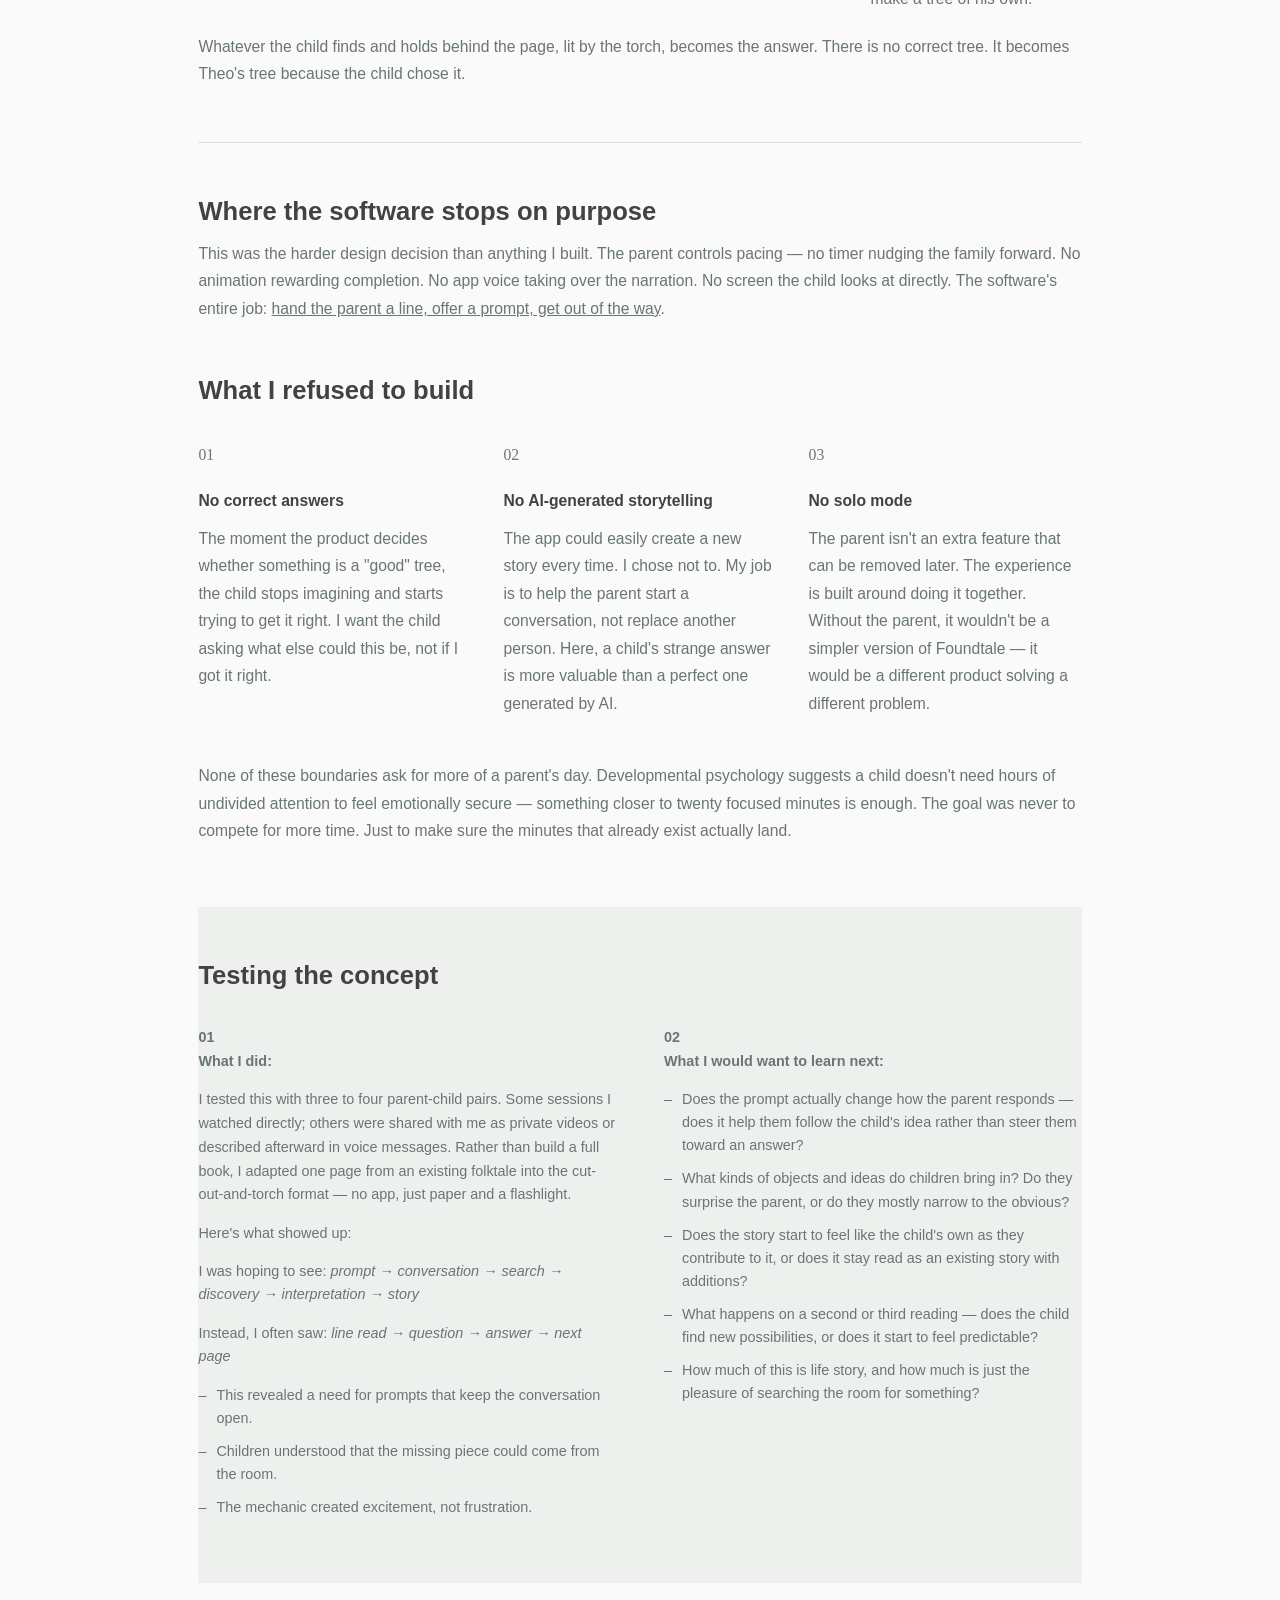
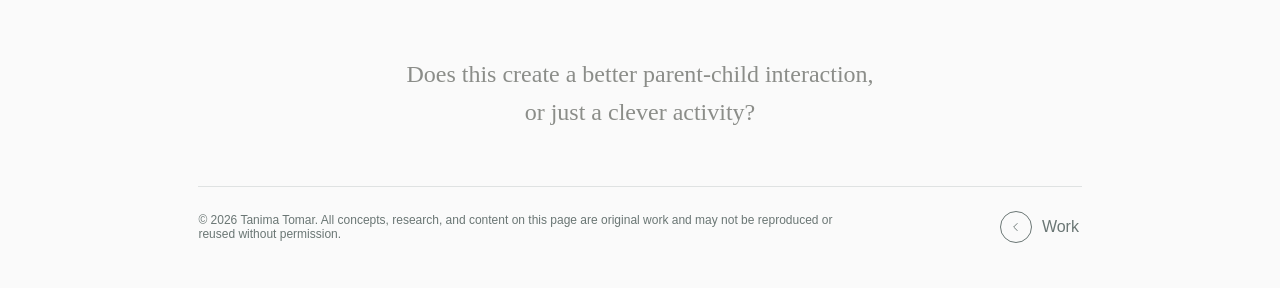
<file: foundtale.html>
<!doctype html>
<html lang="en">
<head>
  <meta charset="UTF-8" />
  <meta name="viewport" content="width=device-width, initial-scale=1.0" />
  <title>Foundtale — tanima</title>
  <meta name="description" content="Foundtale — a research-backed concept for a physical storybook and light-based play that turns a parent-child reading moment into a shared game of imagination." />
  <link rel="stylesheet" href="assets/css/style.css" />
</head>
<body>

  <canvas id="bg-canvas" aria-hidden="true"></canvas>

  <div class="page">

    <header class="case-header">
      <div class="case-header-top">
        <div class="case-heading">
          <a href="work.html" class="back-link" aria-label="Back to work">
            <span class="back-link-icon" aria-hidden="true">
              <svg viewBox="0 0 24 24" width="14" height="14" fill="none" xmlns="http://www.w3.org/2000/svg">
                <path d="M14 6l-6 6 6 6" stroke="currentColor" stroke-linecap="round" stroke-linejoin="round" />
              </svg>
            </span>
          </a>
          <h1 class="case-title">Foundtale</h1>
          <span class="case-tag">[Research-backed concept · Pre-prototype]</span>
        </div>

        <div class="case-status">
          <span>In progress</span>
          <span class="status-dot" aria-hidden="true"></span>
        </div>
      </div>

      <p class="case-subtitle">The book only has half the picture. The room fills in the rest.</p>
    </header>

    <figure class="case-hero">
      <img
        class="case-hero-image"
        src="assets/img/foundtale/foundtale-hero.png"
        alt="A parent sits on the floor with a tablet showing the companion screen, while a child holds a strainer up to a torch beside an open storybook, casting a forest silhouette scene with the boy character onto the wall"
      />
      <figcaption>Concept visualization created with Google Gemini</figcaption>
    </figure>

    <div class="case-content">

      <div class="case-meta">
        <div class="case-meta-col">
          <p class="case-meta-label">Format</p>
          <p class="case-meta-value">Physical storybook + light-based play + a parent companion screen that reveals one line at a time</p>
        </div>
        <div class="case-meta-col">
          <p class="case-meta-label">Context</p>
          <p class="case-meta-value">Self-initiated, built from a 54-parent survey and graduate coursework in developmental psychology</p>
        </div>
        <div class="case-meta-col">
          <p class="case-meta-label">Role</p>
          <p class="case-meta-value">Solo — research, survey design, synthesis, concept &amp; interaction design</p>
        </div>
      </div>

      <div class="case-meta-secondary">
        <p class="case-meta-label">Audience</p>
        <p class="case-meta-value">Parent-child pairs; children roughly ages 3–8</p>
        <p class="case-meta-link-row">
          <span class="case-meta-label">My learning &amp; reflections</span> — Theories from Harvard Graduate School of Education that shaped this project
          <br />
          <a href="#" class="case-meta-link">Link coming soon</a>
        </p>
      </div>

      <hr class="case-divider" />

      <section class="case-section">
        <h2>What it is</h2>
        <div class="case-split">
          <p class="case-split-text">
            Foundtale is a picture book with pieces missing. A parent reads the story aloud from a companion screen, one line at a time — each line comes with a small prompt, not an answer, just a nudge. The child takes that nudge into the room and finds an object that could stand in for the missing piece: a sieve for a tree or spiderweb, a fork for a bird's wingspan. They hold it up to a flashlight behind the page, and its shadow falls into the cut-out scene, completing it. Because the object is real and never the same twice, the story looks a little different every time it's read.
          </p>
          <div class="case-callout">
            <img
              class="case-callout-media"
              src="assets/img/foundtale/Foundtale-Prompt.gif"
              alt="Animated prompt card cycling through examples, including &quot;What if we tilt it sideways?&quot; with the note: wait a beat and let them name it, if they won't, you can help them now"
            />
          </div>
        </div>
      </section>

      <section class="case-section">
        <h2>What actually happened when I tested it with 54 parents</h2>
        <p>I went in assuming the problem was time. The survey complicated that assumption. Parents weren't necessarily short on time together — they were looking for better ways to use it.</p>

        <div class="stat-grid">
          <div class="stat-card">
            <p class="stat-title">Technology during together-time</p>
            <div class="stat-headline">
              <span class="stat-number">76%</span>
              <span class="stat-desc">said technology shows up during time they'd otherwise count as together-time</span>
            </div>
            <div class="stat-bar">
              <span class="stat-bar-seg" style="width: 24.1%; background: var(--stat-bar-1);"></span>
              <span class="stat-bar-seg" style="width: 51.9%; background: var(--stat-bar-2);"></span>
              <span class="stat-bar-seg" style="width: 24%; background: var(--stat-bar-4);"></span>
            </div>
            <div class="stat-bar-labels">
              <span>24.1%<br />Yes</span>
              <span>51.9%<br />Sometimes</span>
              <span>24.1%<br />No</span>
            </div>
          </div>

          <div class="stat-card">
            <p class="stat-title">Satisfaction with shared time</p>
            <div class="stat-headline">
              <span class="stat-number">48.1%</span>
              <span class="stat-desc">said they were somewhat satisfied with their shared time — the largest response, closely followed by very satisfied</span>
            </div>
            <div class="stat-bar">
              <span class="stat-bar-seg" style="width: 48.1%; background: var(--stat-bar-1);"></span>
              <span class="stat-bar-seg" style="width: 42.6%; background: var(--stat-bar-2);"></span>
              <span class="stat-bar-seg" style="width: 9.3%; background: var(--stat-bar-4);"></span>
            </div>
            <div class="stat-bar-labels">
              <span>48.1%<br />Somewhat satisfied</span>
              <span>42.6%<br />Very satisfied</span>
              <span>9.3%<br />Not satisfied</span>
            </div>
          </div>

          <div class="stat-card">
            <p class="stat-title">What gets in the way</p>
            <div class="stat-headline">
              <span class="stat-number">35.2%</span>
              <span class="stat-desc">said fatigue and stress was their biggest barrier, ahead of work pressure and lack of time or ideas</span>
            </div>
            <div class="stat-bar">
              <span class="stat-bar-seg" style="width: 35.2%; background: var(--stat-bar-1);"></span>
              <span class="stat-bar-seg" style="width: 27.8%; background: var(--stat-bar-2);"></span>
              <span class="stat-bar-seg" style="width: 16.7%; background: var(--stat-bar-3);"></span>
              <span class="stat-bar-seg" style="width: 20.4%; background: var(--stat-bar-4);"></span>
            </div>
            <div class="stat-bar-labels">
              <span>35.2%<br />Fatigue/stress</span>
              <span>27.8%<br />Work pressure</span>
              <span>16.7%<br />Lack of ideas</span>
              <span>20.4%<br />Other</span>
            </div>
          </div>

          <div class="stat-card">
            <p class="stat-title">What would help</p>
            <div class="stat-headline">
              <span class="stat-number">35.2%</span>
              <span class="stat-desc">asked for ready-to-use activity ideas most often, ahead of quick-bonding tools and distraction guidance</span>
            </div>
            <div class="stat-bar">
              <span class="stat-bar-seg" style="width: 35.2%; background: var(--stat-bar-1);"></span>
              <span class="stat-bar-seg" style="width: 24.1%; background: var(--stat-bar-2);"></span>
              <span class="stat-bar-seg" style="width: 20.4%; background: var(--stat-bar-3);"></span>
              <span class="stat-bar-seg" style="width: 20.4%; background: var(--stat-bar-4);"></span>
            </div>
            <div class="stat-bar-labels">
              <span>35.2%<br />Ready to use ideas</span>
              <span>24.1%<br />Bonding tools</span>
              <span>20.4%<br />Distraction Guidance</span>
              <span>20.4%<br />Other</span>
            </div>
          </div>
        </div>

        <p>None of that says parents need more time. It says the cost isn't the minutes — it's what has to happen inside them, and that reframed the whole brief.</p>
        <p>Not how do we free up an evening — but how do we hand a parent both the idea and a way into the conversation, for the moments they don't have the energy or the instinct to build either from scratch.</p>
      </section>

      <hr class="case-divider" />

      <blockquote class="case-pullquote">
        <p>Children don't need to be taught that a sleeve can become a tree. Pretend play is already there. What's missing is a prompt to start the exchange — and a parent ready to receive whatever names back.</p>
        <p class="case-pullquote-bold">The technology supports the parent; the parent supports the child; the world around them supplies the material.</p>
      </blockquote>

      <hr class="case-divider" />

      <section class="case-section">
        <h2>The idea</h2>
        <p>In the current story, a boy named Theo is on an expedition through a forest where nothing looks like the trees he knows.</p>

        <div class="idea-panel">
          <div class="case-split case-split--idea">
            <img
              class="case-idea-gif"
              src="assets/img/foundtale/foundtale-theo-sequence.gif"
              alt="Animated sequence of Theo's forest, where the mystery tree at the center takes a different shape each frame — a spatula, a strainer, combs, and wrapped candy"
            />
            <div class="case-idea-column">
              <div class="case-speech-bubble">
                <p>"Theo found the first tree. Its shadow looked nothing like a tree at all."</p>
              </div>
              <p class="case-idea-task"><strong>Child task:</strong> <span class="case-underline">Find the tree that's different from all the rest.</span></p>
              <p>The catch — every tree looks different to him, so the task can't be solved by comparing. The only way forward is to make a tree of his own.</p>
            </div>
          </div>
          <p class="case-idea-summary">Whatever the child finds and holds behind the page, lit by the torch, becomes the answer. There is no correct tree. It becomes Theo's tree because the child chose it.</p>
        </div>
      </section>

      <hr class="case-divider" />

      <section class="case-section">
        <h2>Where the software stops on purpose</h2>
        <p>
          This was the harder design decision than anything I built. The parent controls pacing — no timer nudging the family forward. No animation rewarding completion. No app voice taking over the narration. No screen the child looks at directly. The software's entire job:
          <span class="case-underline">hand the parent a line, offer a prompt, get out of the way</span>.
        </p>
      </section>

      <section class="case-section">
        <h2>What I refused to build</h2>
        <div class="refuse-grid">
          <div class="refuse-item">
            <p class="refuse-number">01</p>
            <p class="refuse-title">No correct answers</p>
            <p>The moment the product decides whether something is a "good" tree, the child stops imagining and starts trying to get it right. I want the child asking what else could this be, not if I got it right.</p>
          </div>
          <div class="refuse-item">
            <p class="refuse-number">02</p>
            <p class="refuse-title">No AI-generated storytelling</p>
            <p>The app could easily create a new story every time. I chose not to. My job is to help the parent start a conversation, not replace another person. Here, a child's strange answer is more valuable than a perfect one generated by AI.</p>
          </div>
          <div class="refuse-item">
            <p class="refuse-number">03</p>
            <p class="refuse-title">No solo mode</p>
            <p>The parent isn't an extra feature that can be removed later. The experience is built around doing it together. Without the parent, it wouldn't be a simpler version of Foundtale — it would be a different product solving a different problem.</p>
          </div>
        </div>
        <p>None of these boundaries ask for more of a parent's day. Developmental psychology suggests a child doesn't need hours of undivided attention to feel emotionally secure — something closer to twenty focused minutes is enough. The goal was never to compete for more time. Just to make sure the minutes that already exist actually land.</p>
      </section>

    </div>

    <section class="case-testing">
      <div class="case-content">
        <h2>Testing the concept</h2>
        <div class="testing-grid">
          <div class="testing-col">
            <p class="testing-label">01<br />What I did:</p>
            <p>I tested this with three to four parent-child pairs. Some sessions I watched directly; others were shared with me as private videos or described afterward in voice messages. Rather than build a full book, I adapted one page from an existing folktale into the cut-out-and-torch format — no app, just paper and a flashlight.</p>
            <p>Here's what showed up:</p>
            <p>I was hoping to see: <em>prompt → conversation → search → discovery → interpretation → story</em></p>
            <p>Instead, I often saw: <em>line read → question → answer → next page</em></p>
            <ul class="testing-list">
              <li>This revealed a need for prompts that keep the conversation open.</li>
              <li>Children understood that the missing piece could come from the room.</li>
              <li>The mechanic created excitement, not frustration.</li>
            </ul>
          </div>
          <div class="testing-col">
            <p class="testing-label">02<br />What I would want to learn next:</p>
            <ul class="testing-list">
              <li>Does the prompt actually change how the parent responds — does it help them follow the child's idea rather than steer them toward an answer?</li>
              <li>What kinds of objects and ideas do children bring in? Do they surprise the parent, or do they mostly narrow to the obvious?</li>
              <li>Does the story start to feel like the child's own as they contribute to it, or does it stay read as an existing story with additions?</li>
              <li>What happens on a second or third reading — does the child find new possibilities, or does it start to feel predictable?</li>
              <li>How much of this is life story, and how much is just the pleasure of searching the room for something?</li>
            </ul>
          </div>
        </div>
      </div>
    </section>

    <p class="case-closing">Does this create a better parent-child interaction,<br />or just a clever activity?</p>

    <footer class="case-footer">
      <p class="case-copyright">© 2026 Tanima Tomar. All concepts, research, and content on this page are original work and may not be reproduced or reused without permission.</p>
      <a href="work.html" class="back-link case-footer-back">
        <span class="back-link-icon" aria-hidden="true">
          <svg viewBox="0 0 24 24" width="14" height="14" fill="none" xmlns="http://www.w3.org/2000/svg">
            <path d="M14 6l-6 6 6 6" stroke="currentColor" stroke-linecap="round" stroke-linejoin="round" />
          </svg>
        </span>
        <span class="back-link-text" data-text="Work">Work</span>
      </a>
    </footer>

  </div>

  <script src="assets/js/background-effect.js"></script>
  <script src="assets/js/page-transition.js"></script>
</body>
</html>
</file>
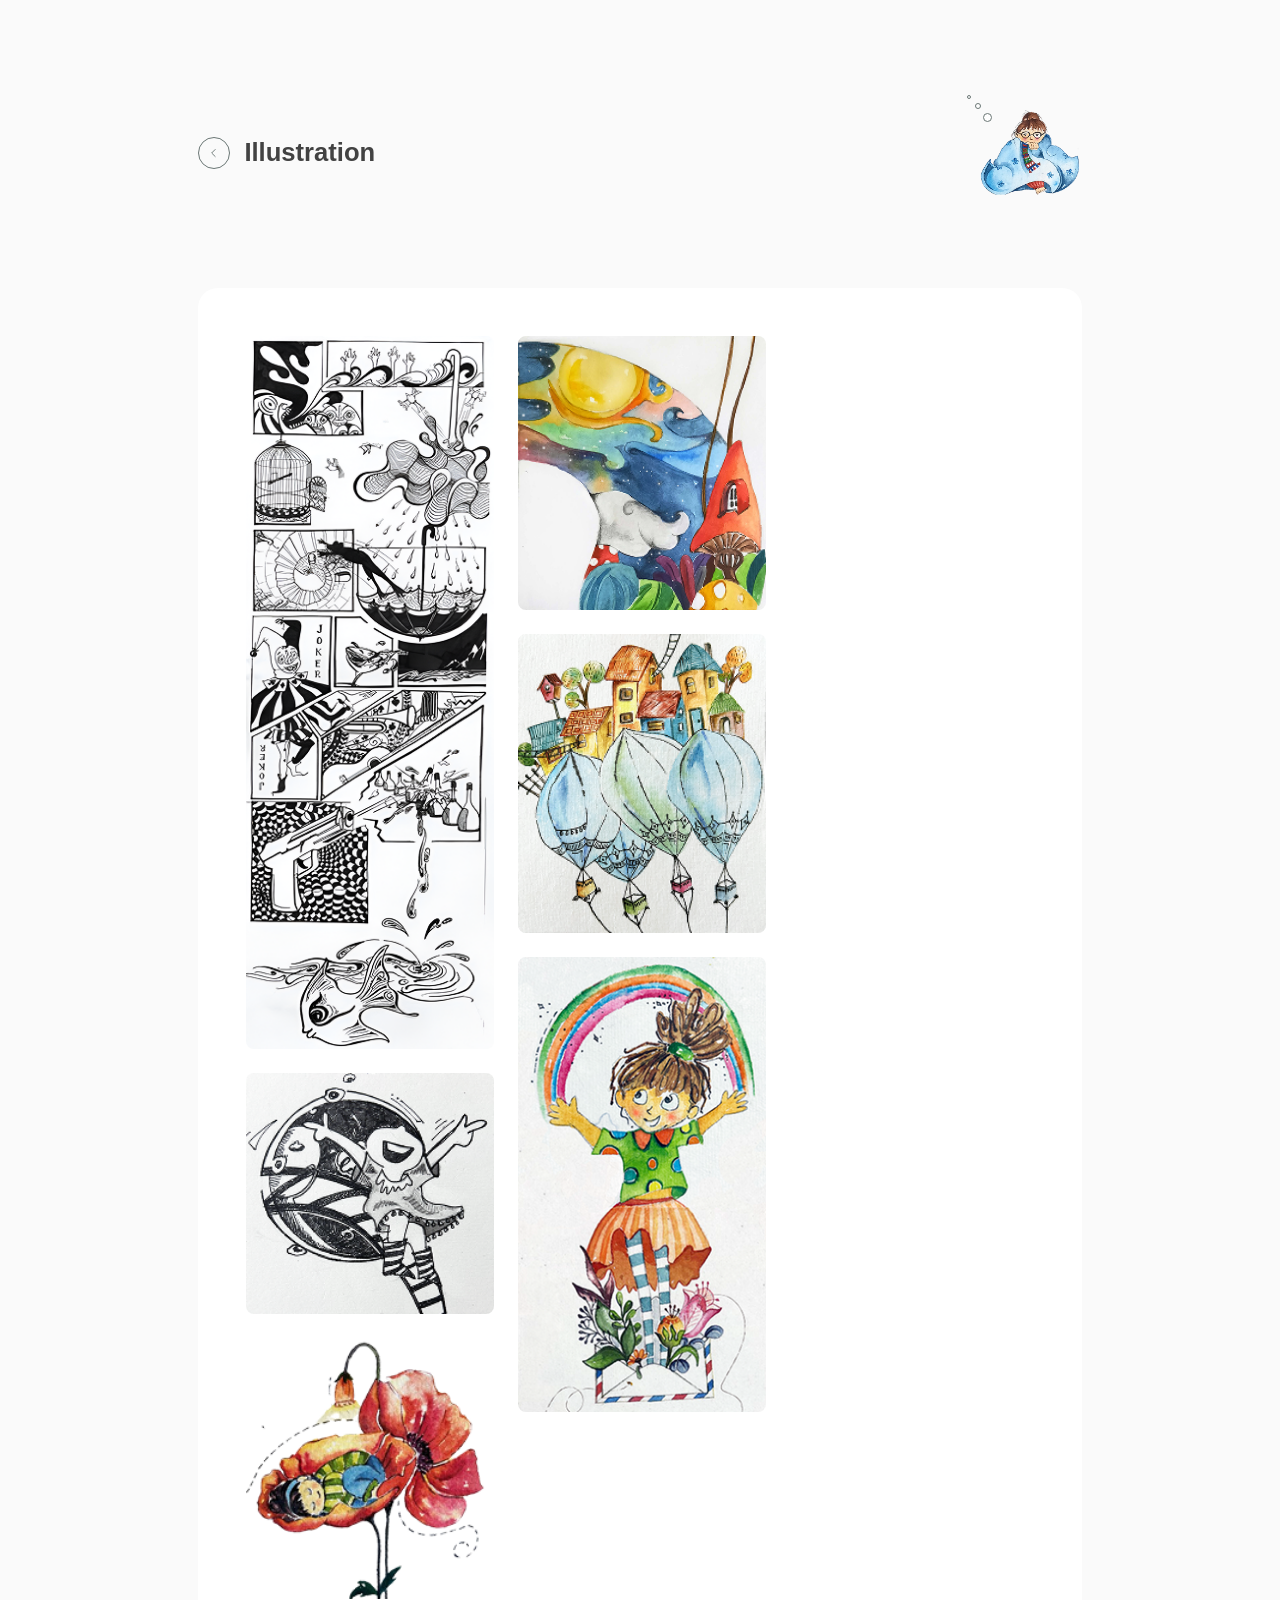
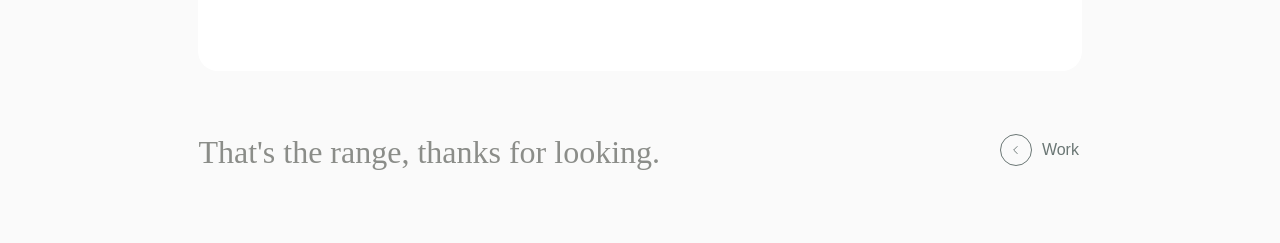
<file: illustration.html>
<!doctype html>
<html lang="en">
<head>
  <meta charset="UTF-8" />
  <meta name="viewport" content="width=device-width, initial-scale=1.0" />
  <title>Illustration — tanima</title>
  <meta name="description" content="A small range of illustration work by Tanima Tomar — ink comics, watercolor, and character work." />
  <link rel="stylesheet" href="assets/css/style.css" />
</head>
<body>

  <canvas id="bg-canvas" aria-hidden="true"></canvas>

  <div class="page">

    <header class="work-header">
      <div class="work-heading">
        <a href="work.html" class="back-link" aria-label="Back to work">
          <span class="back-link-icon" aria-hidden="true">
            <svg viewBox="0 0 24 24" width="14" height="14" fill="none" xmlns="http://www.w3.org/2000/svg">
              <path d="M14 6l-6 6 6 6" stroke="currentColor" stroke-linecap="round" stroke-linejoin="round" />
            </svg>
          </span>
        </a>
        <h1 class="work-title">Illustration</h1>
      </div>

      <div class="work-avatar-wrap">
        <img class="work-avatar" src="assets/img/illustration/Top.png" alt="Illustrated self-portrait, wrapped in a blue blanket" />
        <span class="thought-bubble thought-bubble--1" aria-hidden="true"></span>
        <span class="thought-bubble thought-bubble--2" aria-hidden="true"></span>
        <span class="thought-bubble thought-bubble--3" aria-hidden="true"></span>
      </div>
    </header>

    <div class="illustration-panel">
      <div class="illustration-grid">
        <div class="illustration-sizer"></div>

        <div class="illustration-item">
          <img
            src="assets/img/illustration/1.png"
            alt="A page of black-and-white ink panel illustrations, including a birdcage, a jester labeled Joker, and a revolver"
          />
        </div>
        <div class="illustration-item">
          <img
            src="assets/img/illustration/2.png"
            alt="Watercolor illustration of a moonlit dreamscape with a sun, waves, and mushrooms"
          />
        </div>
        <div class="illustration-item">
          <img
            src="assets/img/illustration/3.png"
            alt="Watercolor illustration of hot air balloons rising over a small village"
          />
        </div>
        <div class="illustration-item">
          <img
            src="assets/img/illustration/4.png"
            alt="Watercolor illustration of a girl reaching up toward a rainbow, standing among flowers"
          />
        </div>
        <div class="illustration-item">
          <img
            src="assets/img/illustration/5.png"
            alt="Ink illustration of a character skating inside a circular frame"
          />
        </div>
        <div class="illustration-item">
          <img
            src="assets/img/illustration/6.png"
            alt="Watercolor illustration of a baby sleeping inside a poppy flower, lit by a lamp"
          />
        </div>
      </div>
    </div>

    <div class="work-closing-block">
      <p class="work-closing">That's the range, thanks for looking.</p>

      <a href="work.html" class="back-link">
        <span class="back-link-icon" aria-hidden="true">
          <svg viewBox="0 0 24 24" width="14" height="14" fill="none" xmlns="http://www.w3.org/2000/svg">
            <path d="M14 6l-6 6 6 6" stroke="currentColor" stroke-linecap="round" stroke-linejoin="round" />
          </svg>
        </span>
        <span class="back-link-text" data-text="Work">Work</span>
      </a>
    </div>

  </div>

  <script src="assets/js/vendor/imagesloaded.pkgd.min.js"></script>
  <script src="assets/js/vendor/masonry.pkgd.min.js"></script>
  <script src="assets/js/illustration-masonry.js"></script>
  <script src="assets/js/background-effect.js"></script>
  <script src="assets/js/page-transition.js"></script>
</body>
</html>
</file>
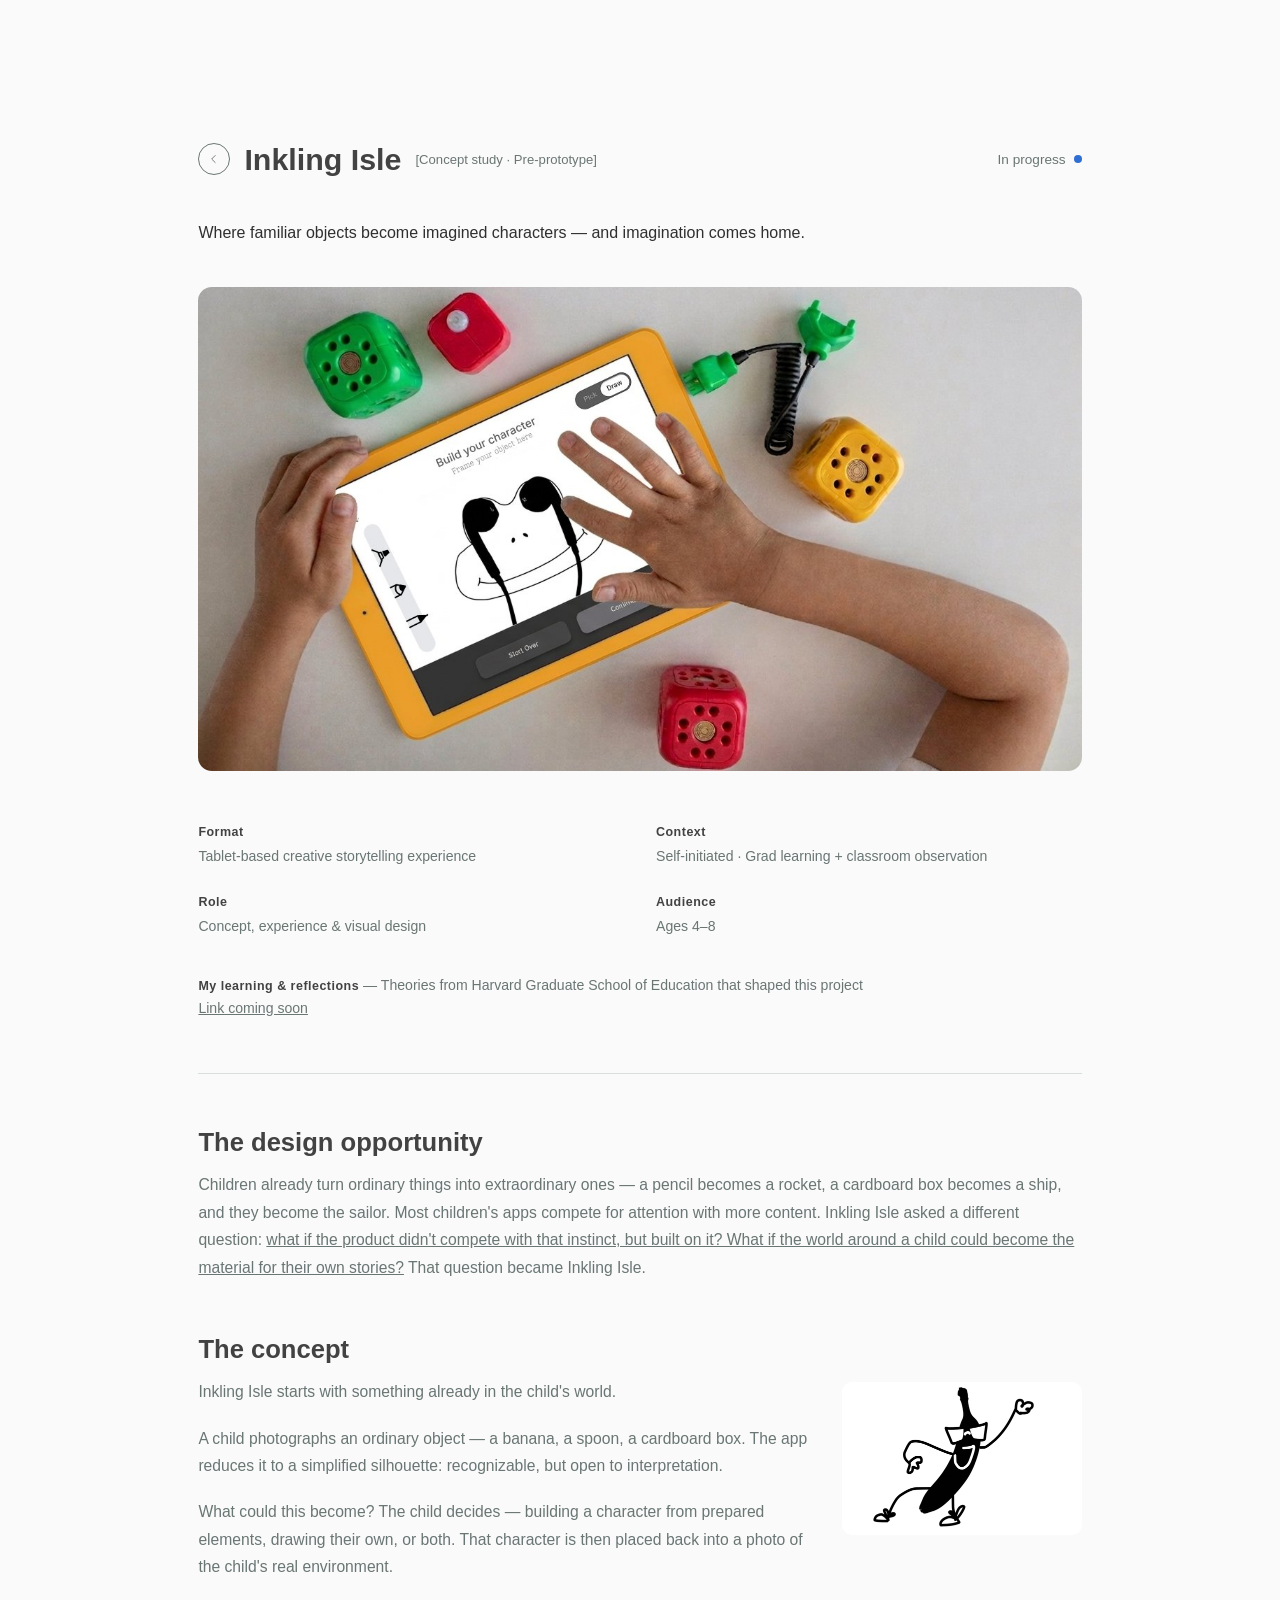
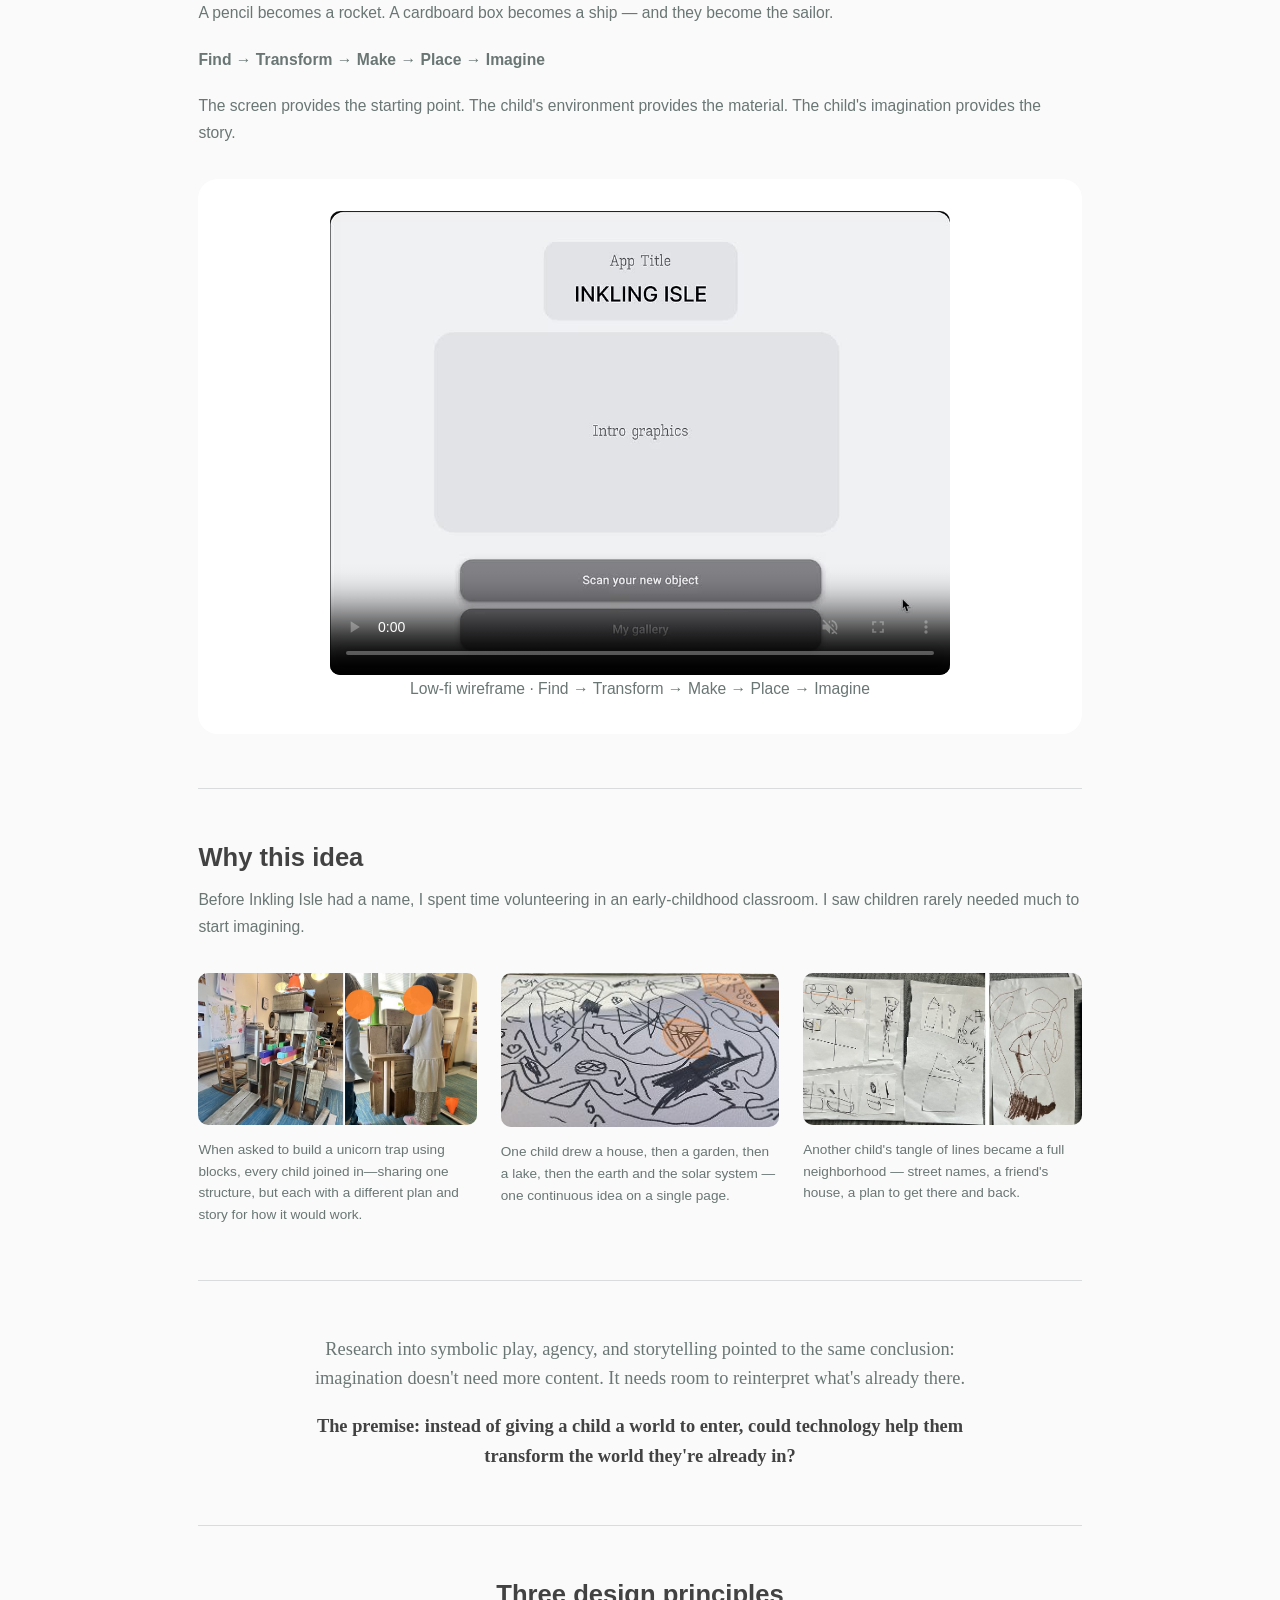
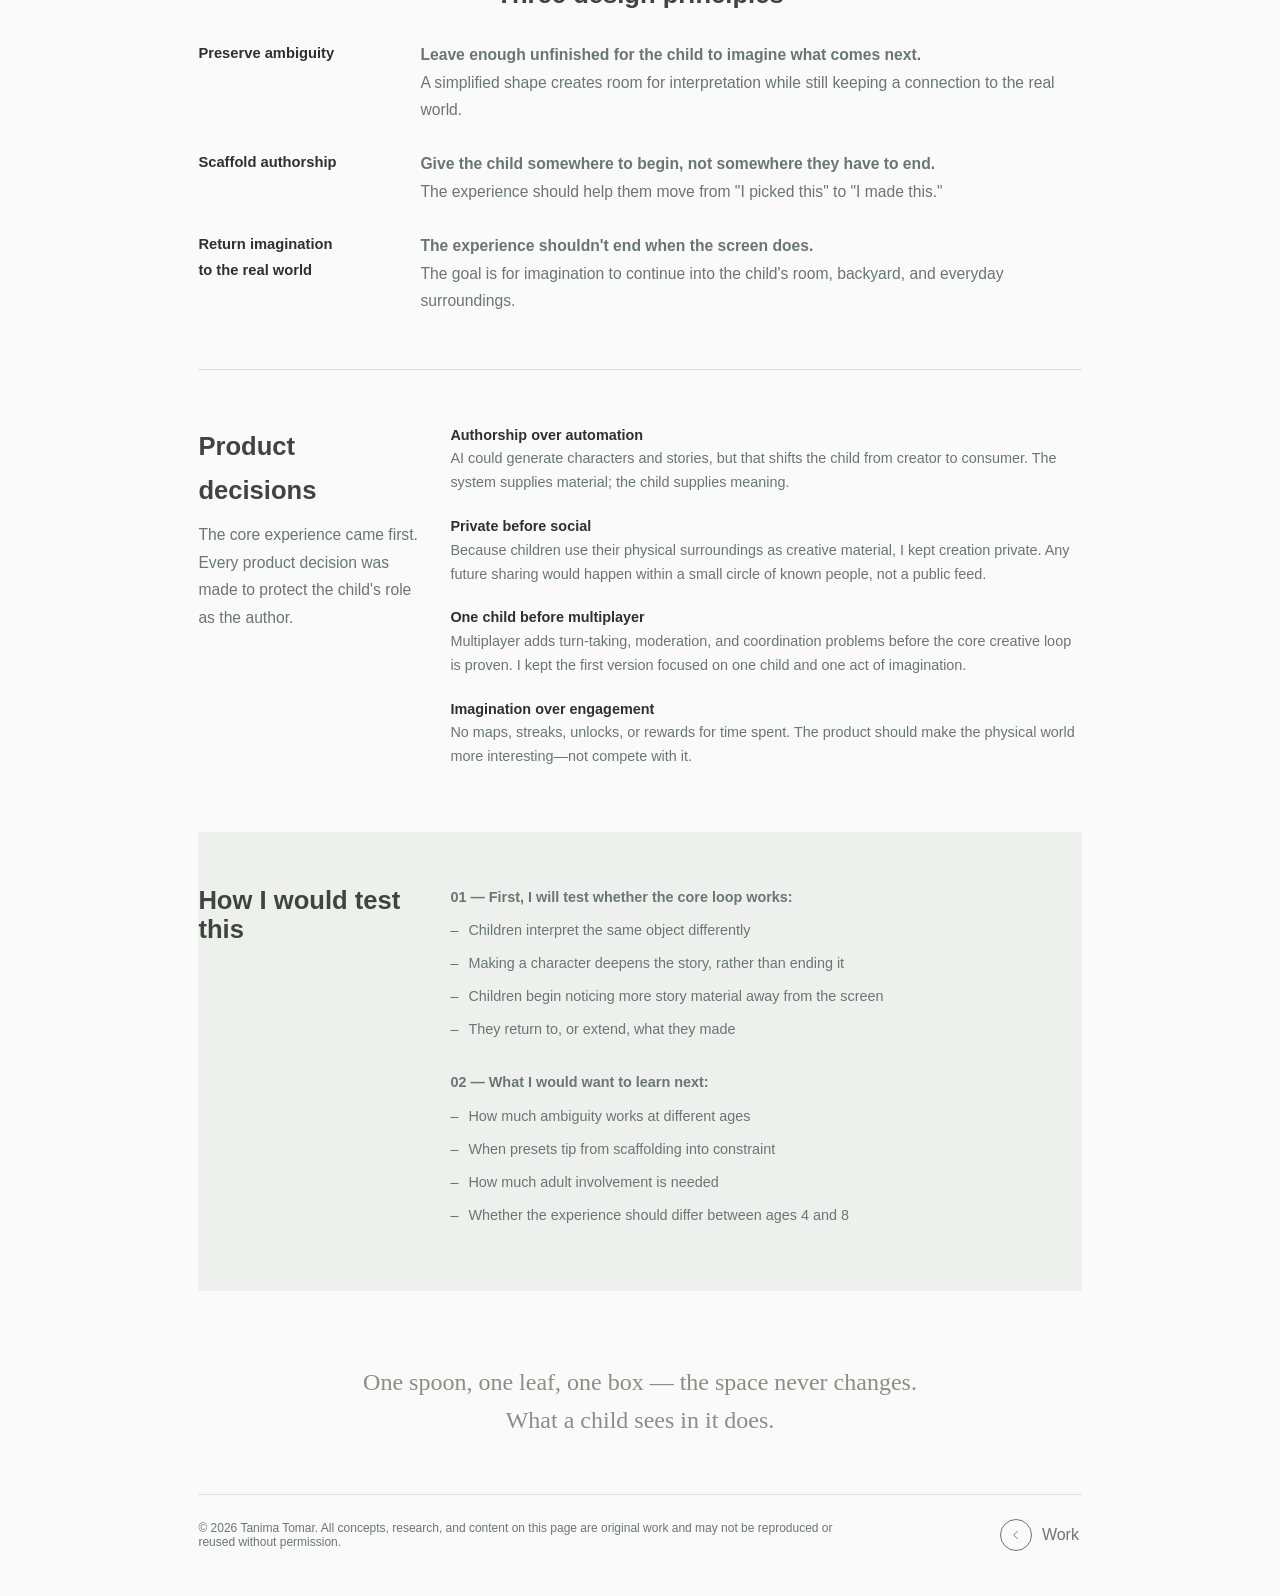
<file: inkling-isle.html>
<!doctype html>
<html lang="en">
<head>
  <meta charset="UTF-8" />
  <meta name="viewport" content="width=device-width, initial-scale=1.0" />
  <title>Inkling Isle — tanima</title>
  <meta name="description" content="Inkling Isle — a concept study where familiar objects become imagined characters, and imagination comes home." />
  <link rel="stylesheet" href="assets/css/style.css" />
</head>
<body>

  <canvas id="bg-canvas" aria-hidden="true"></canvas>

  <div class="page">

    <header class="case-header">
      <div class="case-header-top">
        <div class="case-heading">
          <a href="work.html" class="back-link" aria-label="Back to work">
            <span class="back-link-icon" aria-hidden="true">
              <svg viewBox="0 0 24 24" width="14" height="14" fill="none" xmlns="http://www.w3.org/2000/svg">
                <path d="M14 6l-6 6 6 6" stroke="currentColor" stroke-linecap="round" stroke-linejoin="round" />
              </svg>
            </span>
          </a>
          <h1 class="case-title">Inkling Isle</h1>
          <span class="case-tag">[Concept study · Pre-prototype]</span>
        </div>

        <div class="case-status">
          <span>In progress</span>
          <span class="status-dot" aria-hidden="true"></span>
        </div>
      </div>

      <p class="case-subtitle">Where familiar objects become imagined characters — and imagination comes home.</p>
    </header>

    <figure class="case-hero">
      <img
        class="case-hero-image"
        src="assets/img/inkling-isle/inkling-hero.jpg"
        alt="A child's hands using a tablet app to build a character from a simplified doodle, surrounded by colorful building block toys"
      />
    </figure>

    <div class="case-content">

      <div class="case-meta case-meta--grid2">
        <div class="case-meta-col">
          <p class="case-meta-label">Format</p>
          <p class="case-meta-value">Tablet-based creative storytelling experience</p>
        </div>
        <div class="case-meta-col">
          <p class="case-meta-label">Context</p>
          <p class="case-meta-value">Self-initiated · Grad learning + classroom observation</p>
        </div>
        <div class="case-meta-col">
          <p class="case-meta-label">Role</p>
          <p class="case-meta-value">Concept, experience &amp; visual design</p>
        </div>
        <div class="case-meta-col">
          <p class="case-meta-label">Audience</p>
          <p class="case-meta-value">Ages 4–8</p>
        </div>
      </div>

      <div class="case-meta-secondary">
        <p class="case-meta-link-row">
          <span class="case-meta-label">My learning &amp; reflections</span> — Theories from Harvard Graduate School of Education that shaped this project
          <br />
          <a href="#" class="case-meta-link">Link coming soon</a>
        </p>
      </div>

      <hr class="case-divider" />

      <section class="case-section">
        <h2>The design opportunity</h2>
        <p>Children already turn ordinary things into extraordinary ones — a pencil becomes a rocket, a cardboard box becomes a ship, and they become the sailor. Most children's apps compete for attention with more content. Inkling Isle asked a different question: <span class="case-underline">what if the product didn't compete with that instinct, but built on it? What if the world around a child could become the material for their own stories?</span> That question became Inkling Isle.</p>
      </section>

      <section class="case-section">
        <h2>The concept</h2>

        <div class="concept-note">
          <img
            class="concept-note-image"
            src="assets/img/inkling-isle/inkling-doodle.png"
            alt="Simplified sketch of a banana-shaped character wearing sunglasses, mid-dance pose"
          />
        </div>

        <p>Inkling Isle starts with something already in the child's world.</p>
        <p>A child photographs an ordinary object — a banana, a spoon, a cardboard box. The app reduces it to a simplified silhouette: recognizable, but open to interpretation.</p>
        <p>What could this become? The child decides — building a character from prepared elements, drawing their own, or both. That character is then placed back into a photo of the child's real environment.</p>
        <p>A pencil becomes a rocket. A cardboard box becomes a ship — and they become the sailor.</p>
        <p class="case-emphasis">Find → Transform → Make → Place → Imagine</p>
        <p>The screen provides the starting point. The child's environment provides the material. The child's imagination provides the story.</p>

        <div class="wireframe-panel">
          <video
            class="wireframe-image"
            src="assets/img/inkling-isle/inkling-wireframe.mp4"
            poster="assets/img/inkling-isle/inkling-wireframe-poster.jpg"
            controls
            loop
            muted
            playsinline
            preload="metadata"
          >
            Your browser doesn't support embedded video. <a href="assets/img/inkling-isle/inkling-wireframe.mp4">Watch the wireframe walkthrough</a>.
          </video>
          <p class="wireframe-caption">Low-fi wireframe · Find → Transform → Make → Place → Imagine</p>
        </div>
      </section>

      <hr class="case-divider" />

      <section class="case-section">
        <h2>Why this idea</h2>
        <p>Before Inkling Isle had a name, I spent time volunteering in an early-childhood classroom. I saw children rarely needed much to start imagining.</p>

        <div class="trio-grid">
          <div class="trio-item">
            <img class="trio-image" src="assets/img/inkling-isle/inkling-why-1.jpg" alt="A tall structure of wooden blocks and crates built in a classroom, beside a photo of two children standing next to it" />
            <p>When asked to build a unicorn trap using blocks, every child joined in—sharing one structure, but each with a different plan and story for how it would work.</p>
          </div>
          <div class="trio-item">
            <img class="trio-image" src="assets/img/inkling-isle/inkling-why-2.jpg" alt="A child's drawing of a tangled loop of lines with small shapes woven throughout" />
            <p>One child drew a house, then a garden, then a lake, then the earth and the solar system — one continuous idea on a single page.</p>
          </div>
          <div class="trio-item">
            <img class="trio-image" src="assets/img/inkling-isle/inkling-why-3.jpg" alt="Several small children's drawings of simple houses and shapes on separate pieces of paper, beside a continuous scribbled line drawing" />
            <p>Another child's tangle of lines became a full neighborhood — street names, a friend's house, a plan to get there and back.</p>
          </div>
        </div>
      </section>

      <hr class="case-divider" />

      <blockquote class="case-pullquote">
        <p>Research into symbolic play, agency, and storytelling pointed to the same conclusion: imagination doesn't need more content. It needs room to reinterpret what's already there.</p>
        <p class="case-pullquote-bold">The premise: instead of giving a child a world to enter, could technology help them transform the world they're already in?</p>
      </blockquote>

      <hr class="case-divider" />

      <section class="case-section case-section--centered">
        <h2>Three design principles</h2>
        <div class="principle-list">
          <div class="principle-row">
            <p class="principle-label">Preserve ambiguity</p>
            <p class="principle-text"><strong>Leave enough unfinished for the child to imagine what comes next.</strong><br />A simplified shape creates room for interpretation while still keeping a connection to the real world.</p>
          </div>
          <div class="principle-row">
            <p class="principle-label">Scaffold authorship</p>
            <p class="principle-text"><strong>Give the child somewhere to begin, not somewhere they have to end.</strong><br />The experience should help them move from "I picked this" to "I made this."</p>
          </div>
          <div class="principle-row">
            <p class="principle-label">Return imagination<br />to the real world</p>
            <p class="principle-text"><strong>The experience shouldn't end when the screen does.</strong><br />The goal is for imagination to continue into the child's room, backyard, and everyday surroundings.</p>
          </div>
        </div>
      </section>

      <hr class="case-divider" />

      <section class="case-section">
        <div class="decision-row">
          <div class="decision-label">
            <p class="decision-heading">Product decisions</p>
            <p class="decision-copy">The core experience came first. Every product decision was made to protect the child's role as the author.</p>
          </div>
          <div class="decision-list">
            <p><strong>Authorship over automation</strong><br />AI could generate characters and stories, but that shifts the child from creator to consumer. The system supplies material; the child supplies meaning.</p>
            <p><strong>Private before social</strong><br />Because children use their physical surroundings as creative material, I kept creation private. Any future sharing would happen within a small circle of known people, not a public feed.</p>
            <p><strong>One child before multiplayer</strong><br />Multiplayer adds turn-taking, moderation, and coordination problems before the core creative loop is proven. I kept the first version focused on one child and one act of imagination.</p>
            <p><strong>Imagination over engagement</strong><br />No maps, streaks, unlocks, or rewards for time spent. The product should make the physical world more interesting—not compete with it.</p>
          </div>
        </div>
      </section>

    </div>

    <section class="case-testing">
      <div class="case-content">
        <div class="decision-row">
          <div class="decision-label">
            <p class="decision-heading">How I would test this</p>
          </div>
          <div class="decision-list">
            <div class="testing-col">
              <p class="testing-label">01 — First, I will test whether the core loop works:</p>
              <ul class="testing-list">
                <li>Children interpret the same object differently</li>
                <li>Making a character deepens the story, rather than ending it</li>
                <li>Children begin noticing more story material away from the screen</li>
                <li>They return to, or extend, what they made</li>
              </ul>
            </div>
            <div class="testing-col">
              <p class="testing-label">02 — What I would want to learn next:</p>
              <ul class="testing-list">
                <li>How much ambiguity works at different ages</li>
                <li>When presets tip from scaffolding into constraint</li>
                <li>How much adult involvement is needed</li>
                <li>Whether the experience should differ between ages 4 and 8</li>
              </ul>
            </div>
          </div>
        </div>
      </div>
    </section>

    <p class="case-closing">One spoon, one leaf, one box — the space never changes.<br />What a child sees in it does.</p>

    <footer class="case-footer">
      <p class="case-copyright">© 2026 Tanima Tomar. All concepts, research, and content on this page are original work and may not be reproduced or reused without permission.</p>
      <a href="work.html" class="back-link case-footer-back">
        <span class="back-link-icon" aria-hidden="true">
          <svg viewBox="0 0 24 24" width="14" height="14" fill="none" xmlns="http://www.w3.org/2000/svg">
            <path d="M14 6l-6 6 6 6" stroke="currentColor" stroke-linecap="round" stroke-linejoin="round" />
          </svg>
        </span>
        <span class="back-link-text" data-text="Work">Work</span>
      </a>
    </footer>

  </div>

  <script src="assets/js/background-effect.js"></script>
  <script src="assets/js/page-transition.js"></script>
</body>
</html>
</file>
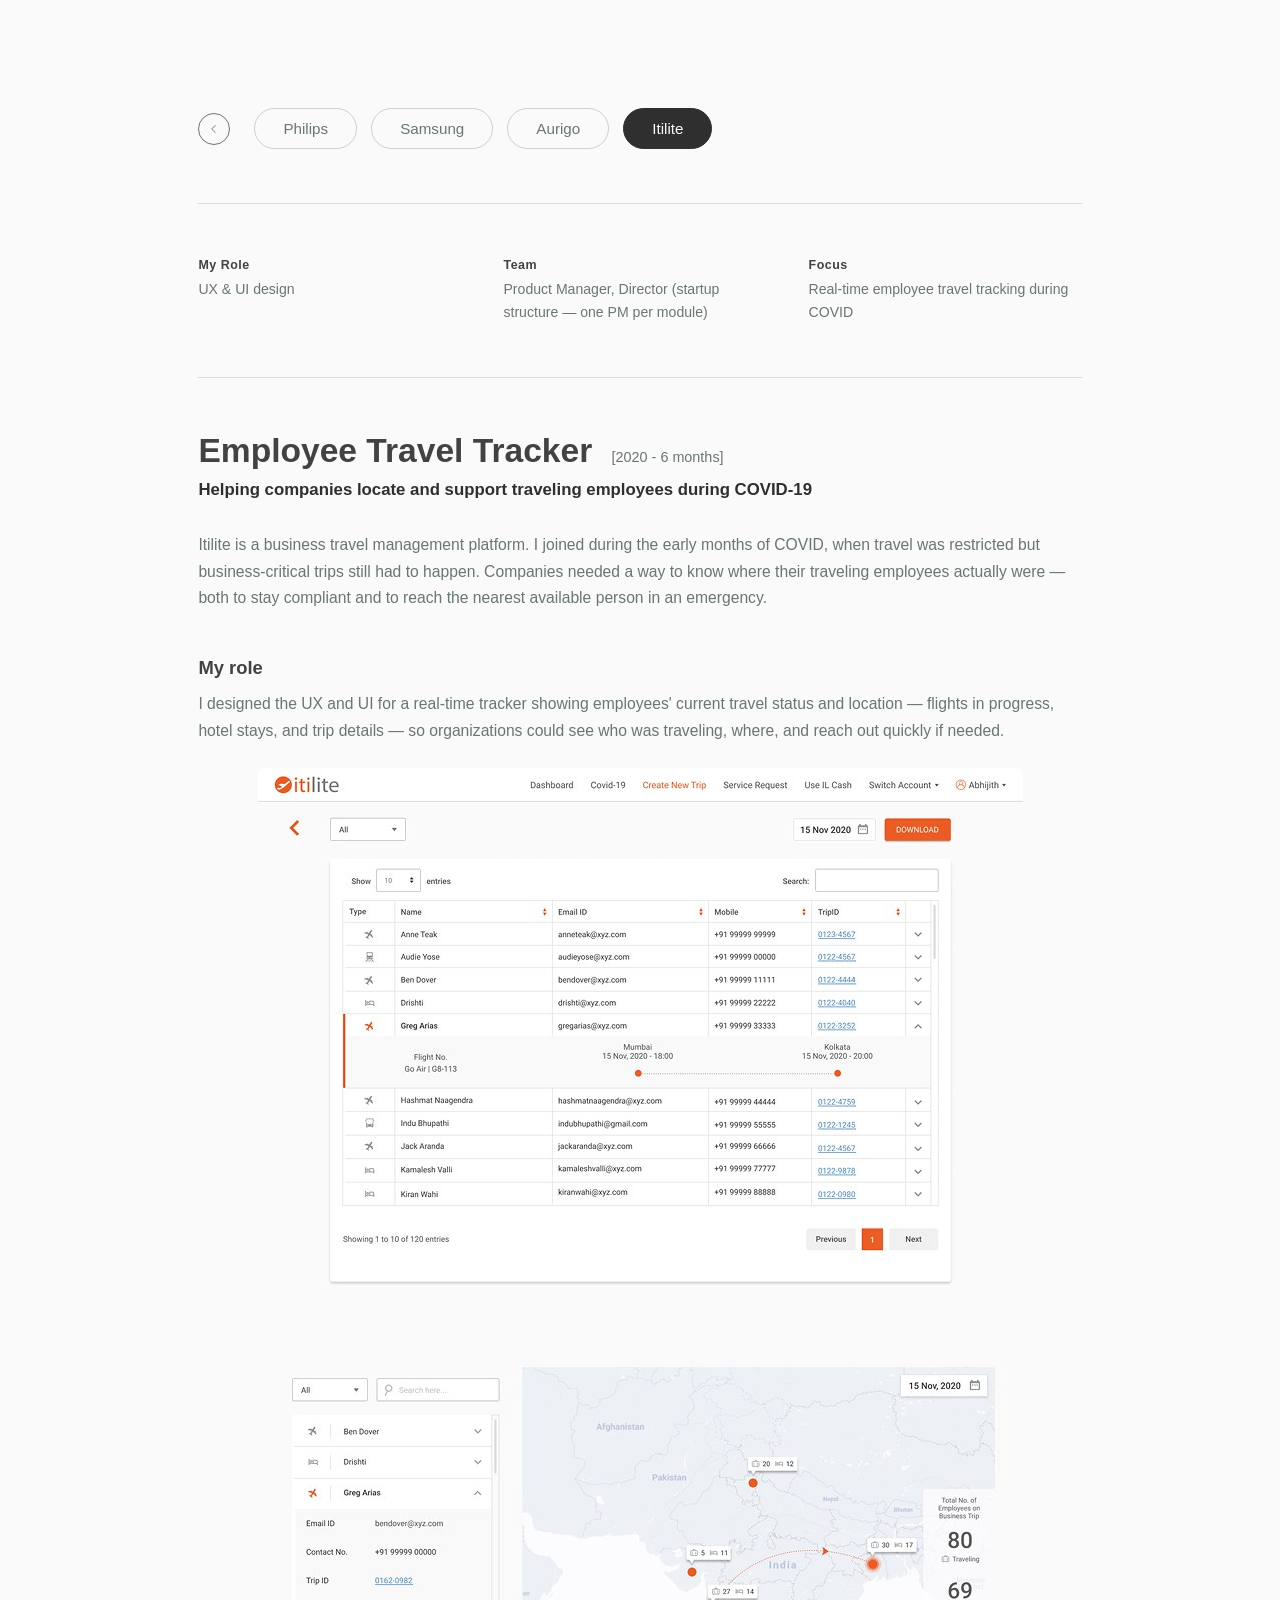
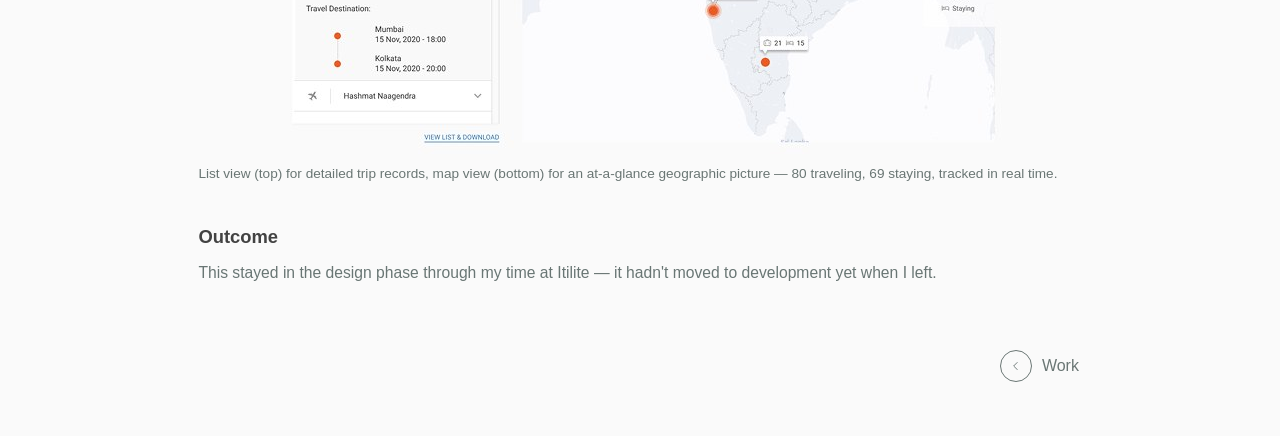
<file: itilite.html>
<!doctype html>
<html lang="en">
<head>
  <meta charset="UTF-8" />
  <meta name="viewport" content="width=device-width, initial-scale=1.0" />
  <title>Itilite — tanima</title>
  <meta name="description" content="Product design work at Itilite — designing a real-time employee travel tracker to support traveling employees during COVID-19." />
  <link rel="stylesheet" href="assets/css/style.css" />
</head>
<body>

  <canvas id="bg-canvas" aria-hidden="true"></canvas>

  <div class="page">

    <div class="pd-top-row">
      <a href="work.html" class="back-link" aria-label="Back to work">
        <span class="back-link-icon" aria-hidden="true">
          <svg viewBox="0 0 24 24" width="14" height="14" fill="none" xmlns="http://www.w3.org/2000/svg">
            <path d="M14 6l-6 6 6 6" stroke="currentColor" stroke-linecap="round" stroke-linejoin="round" />
          </svg>
        </span>
      </a>

      <div class="company-tabs">
        <a class="company-tab" href="philips.html">Philips</a>
        <a class="company-tab" href="samsung.html">Samsung</a>
        <a class="company-tab" href="aurigo.html">Aurigo</a>
        <span class="company-tab is-active">Itilite</span>
      </div>
    </div>

    <hr class="case-divider" />

    <div class="case-meta pd-meta">
      <div class="case-meta-col">
        <p class="case-meta-label">My Role</p>
        <p class="case-meta-value">UX &amp; UI design</p>
      </div>
      <div class="case-meta-col">
        <p class="case-meta-label">Team</p>
        <p class="case-meta-value">Product Manager, Director (startup structure — one PM per module)</p>
      </div>
      <div class="case-meta-col">
        <p class="case-meta-label">Focus</p>
        <p class="case-meta-value">Real-time employee travel tracking during COVID</p>
      </div>
    </div>

    <hr class="case-divider" />

    <h2 class="pd-project-title">Employee Travel Tracker <span class="pd-project-title-year">[2020 - 6 months]</span></h2>
    <p class="pd-project-subtitle">Helping companies locate and support traveling employees during COVID-19</p>

    <p class="pd-role-text" style="margin-top: clamp(24px, 4vh, 32px);">Itilite is a business travel management platform. I joined during the early months of COVID, when travel was restricted but business-critical trips still had to happen. Companies needed a way to know where their traveling employees actually were — both to stay compliant and to reach the nearest available person in an emergency.</p>

    <h3 class="pd-role-heading" style="margin-top: clamp(32px, 5vh, 48px);">My role</h3>
    <p class="pd-role-text">I designed the UX and UI for a real-time tracker showing employees' current travel status and location — flights in progress, hotel stays, and trip details — so organizations could see who was traveling, where, and reach out quickly if needed.</p>

    <img class="pd-compare-image" src="assets/img/itilite/itilite-list.jpg" alt="Itilite dashboard list view of employee trips with type, name, contact info, and trip ID" style="max-width: 765px; margin: 24px auto 0;" />

    <img class="pd-compare-image" src="assets/img/itilite/itilite-map.jpg" alt="Itilite map view showing traveling employees' locations across India, with totals for traveling and staying" style="max-width: 765px; margin: 20px auto 0;" />
    <p class="pd-compare-caption">List view (top) for detailed trip records, map view (bottom) for an at-a-glance geographic picture — 80 traveling, 69 staying, tracked in real time.</p>

    <h3 class="pd-role-heading" style="margin-top: clamp(32px, 5vh, 48px);">Outcome</h3>
    <p class="pd-role-text">This stayed in the design phase through my time at Itilite — it hadn't moved to development yet when I left.</p>

    <div class="pd-footer-nav">
      <a href="work.html" class="back-link">
        <span class="back-link-icon" aria-hidden="true">
          <svg viewBox="0 0 24 24" width="14" height="14" fill="none" xmlns="http://www.w3.org/2000/svg">
            <path d="M14 6l-6 6 6 6" stroke="currentColor" stroke-linecap="round" stroke-linejoin="round" />
          </svg>
        </span>
        <span class="back-link-text" data-text="Work">Work</span>
      </a>
    </div>

  </div>

  <script src="assets/js/background-effect.js"></script>
  <script src="assets/js/page-transition.js"></script>
</body>
</html>
</file>
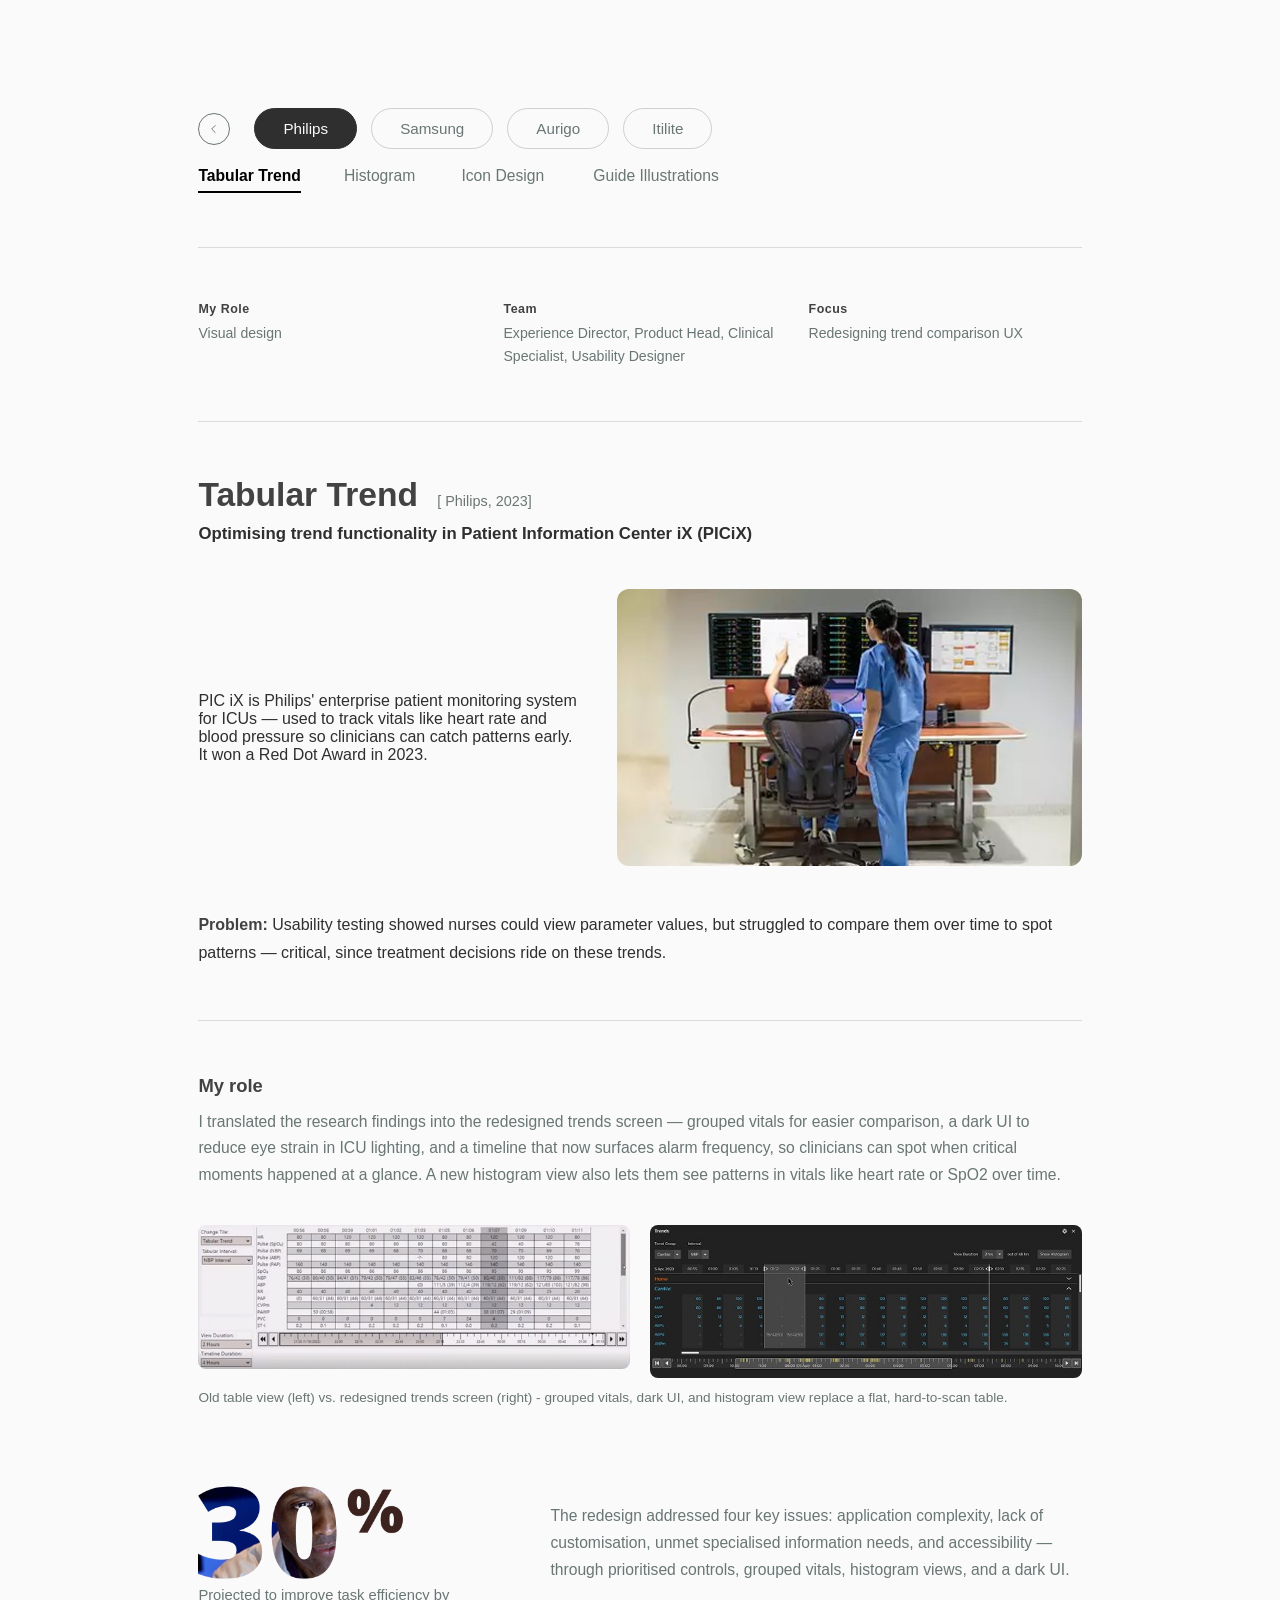
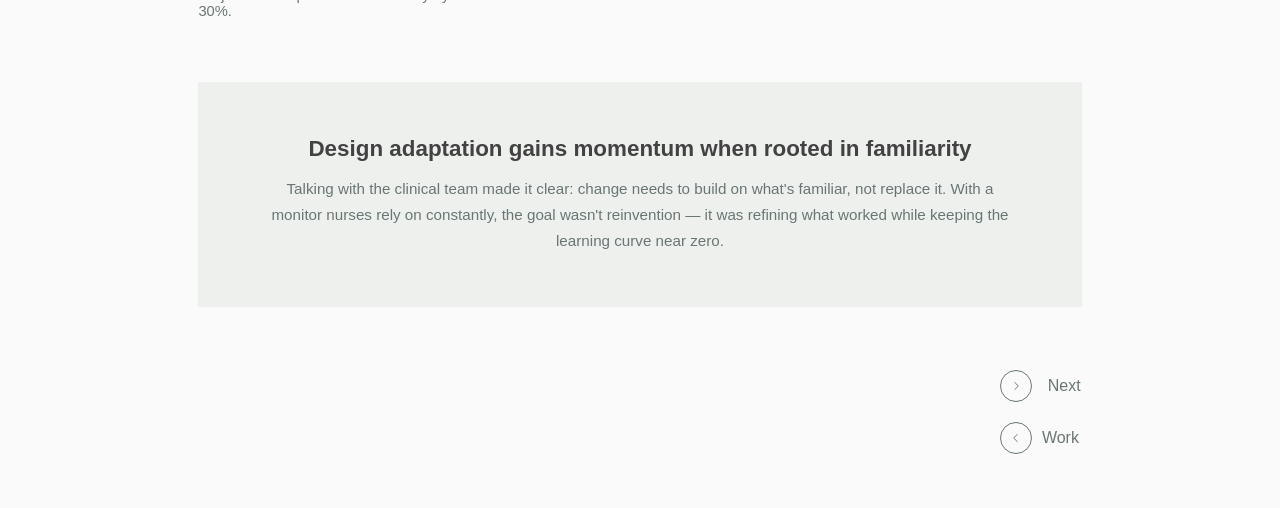
<file: philips.html>
<!doctype html>
<html lang="en">
<head>
  <meta charset="UTF-8" />
  <meta name="viewport" content="width=device-width, initial-scale=1.0" />
  <title>Philips — tanima</title>
  <meta name="description" content="Product design work at Philips — redesigning the trends screen on Patient Information Center iX (PICiX), an enterprise ICU patient monitoring system." />
  <link rel="stylesheet" href="assets/css/style.css" />
</head>
<body>

  <canvas id="bg-canvas" aria-hidden="true"></canvas>

  <div class="page">

    <div class="pd-top-row">
      <a href="work.html" class="back-link" aria-label="Back to work">
        <span class="back-link-icon" aria-hidden="true">
          <svg viewBox="0 0 24 24" width="14" height="14" fill="none" xmlns="http://www.w3.org/2000/svg">
            <path d="M14 6l-6 6 6 6" stroke="currentColor" stroke-linecap="round" stroke-linejoin="round" />
          </svg>
        </span>
      </a>

      <div class="company-tabs">
        <span class="company-tab is-active">Philips</span>
        <a class="company-tab" href="samsung.html">Samsung</a>
        <a class="company-tab" href="aurigo.html">Aurigo</a>
        <a class="company-tab" href="itilite.html">Itilite</a>
      </div>
    </div>

    <div class="project-tabs" role="tablist" aria-label="Philips projects">
      <button class="project-tab is-active" type="button" data-project="tabular-trend" data-label="Tabular Trend" role="tab" aria-selected="true">Tabular Trend</button>
      <button class="project-tab" type="button" data-project="histogram" data-label="Histogram" role="tab" aria-selected="false">Histogram</button>
      <button class="project-tab" type="button" data-project="icon-design" data-label="Icon Design" role="tab" aria-selected="false">Icon Design</button>
      <button class="project-tab" type="button" data-project="guide-illustrations" data-label="Guide Illustrations" role="tab" aria-selected="false">Guide Illustrations</button>
    </div>

    <hr class="case-divider" />

    <!-- Tabular Trend -->
    <section class="pd-panel" id="panel-tabular-trend">

      <div class="case-meta pd-meta">
        <div class="case-meta-col">
          <p class="case-meta-label">My Role</p>
          <p class="case-meta-value">Visual design</p>
        </div>
        <div class="case-meta-col">
          <p class="case-meta-label">Team</p>
          <p class="case-meta-value">Experience Director, Product Head, Clinical Specialist, Usability Designer</p>
        </div>
        <div class="case-meta-col">
          <p class="case-meta-label">Focus</p>
          <p class="case-meta-value">Redesigning trend comparison UX</p>
        </div>
      </div>

      <hr class="case-divider" />

      <h2 class="pd-project-title">Tabular Trend <span class="pd-project-title-year">[ Philips, 2023]</span></h2>
      <p class="pd-project-subtitle">Optimising trend functionality in Patient Information Center iX (PICiX)</p>

      <div class="case-split pd-intro">
        <p class="pd-intro-text">PIC iX is Philips' enterprise patient monitoring system for ICUs — used to track vitals like heart rate and blood pressure so clinicians can catch patterns early. It won a Red Dot Award in 2023.</p>
        <div class="pd-intro-image-wrap">
          <img class="pd-intro-image" src="assets/img/philips/philips-tt-intro.jpg" alt="Two clinicians at an ICU monitoring station, one pointing at a wall-mounted vitals display" />
        </div>
      </div>

      <p class="pd-problem"><strong>Problem:</strong> Usability testing showed nurses could view parameter values, but struggled to compare them over time to spot patterns — critical, since treatment decisions ride on these trends.</p>

      <hr class="case-divider" />

      <h3 class="pd-role-heading">My role</h3>
      <p class="pd-role-text">I translated the research findings into the redesigned trends screen — grouped vitals for easier comparison, a dark UI to reduce eye strain in ICU lighting, and a timeline that now surfaces alarm frequency, so clinicians can spot when critical moments happened at a glance. A new histogram view also lets them see patterns in vitals like heart rate or SpO2 over time.</p>

      <div class="pd-compare-grid">
        <img class="pd-compare-image" src="assets/img/philips/philips-tt-old.jpg" alt="Old flat table view listing vital parameters and timestamps in rows and columns" />
        <img class="pd-compare-image" src="assets/img/philips/philips-tt-new.jpg" alt="Redesigned dark-UI trends screen with grouped vitals and a timeline scrubber" />
      </div>
      <p class="pd-compare-caption">Old table view (left) vs. redesigned trends screen (right) - grouped vitals, dark UI, and histogram view replace a flat, hard-to-scan table.</p>

      <div class="pd-stat-block">
        <div class="pd-stat-figure">
          <img class="pd-stat-image" src="assets/img/philips/philips-tt-stat.png" alt="30%, stylized" />
          <p class="pd-stat-desc">Projected to improve task efficiency by 30%.</p>
        </div>
        <p class="pd-stat-text">The redesign addressed four key issues: application complexity, lack of customisation, unmet specialised information needs, and accessibility — through prioritised controls, grouped vitals, histogram views, and a dark UI.</p>
      </div>

      <section class="case-testing pd-reflection">
        <div class="pd-reflection-inner">
          <p class="pd-reflection-heading">Design adaptation gains momentum when rooted in familiarity</p>
          <p class="pd-reflection-text">Talking with the clinical team made it clear: change needs to build on what's familiar, not replace it. With a monitor nurses rely on constantly, the goal wasn't reinvention — it was refining what worked while keeping the learning curve near zero.</p>
        </div>
      </section>
    </section>

    <!-- Histogram -->
    <section class="pd-panel" id="panel-histogram" hidden>

      <div class="case-meta pd-meta">
        <div class="case-meta-col">
          <p class="case-meta-label">My Role</p>
          <p class="case-meta-value">UX &amp; visual design</p>
        </div>
        <div class="case-meta-col">
          <p class="case-meta-label">Team</p>
          <p class="case-meta-value">Experience Director, R&amp;D Solution Product Manager, Software Development Engineer, Product Manager Clinical Workflows</p>
        </div>
        <div class="case-meta-col">
          <p class="case-meta-label">Focus</p>
          <p class="case-meta-value">Redesigning histogram target-range visualisation</p>
        </div>
      </div>

      <hr class="case-divider" />

      <h2 class="pd-project-title">Histogram <span class="pd-project-title-year">[2022–2023]</span></h2>
      <p class="pd-project-subtitle">Improving how clinicians read patient data distribution in PIC iX</p>

      <div class="case-split pd-intro">
        <p class="pd-intro-text">Histograms are a feature within PIC iX and IntelliVue (Philips' patient monitor) showing how a patient's vitals — like SpO2 — have distributed over time, helping clinicians see how long a patient stayed within a target range and whether treatment is working.</p>
        <div class="pd-intro-image-wrap">
          <img class="pd-intro-image" src="assets/img/philips/philips-his-intro.jpg" alt="Full ICU monitor screen showing a dark-UI histogram of SpO2 distribution alongside live vitals" />
        </div>
      </div>
      <p class="pd-compare-caption">Old design — histogram embedded in the full monitor screen, with target range shown only as a highlighted column on the left</p>

      <p class="pd-problem"><strong>Problem:</strong> The most critical piece — the target range setting — was the hardest part to understand. Clinicians struggled to read how much time a patient spent within, above, or below their target range at a glance.</p>

      <div class="case-split pd-intro">
        <div class="pd-intro-text">
          <h3 class="pd-role-heading">My role</h3>
          <p class="pd-role-text">I worked with the team to test different visual approaches for the target range. One finding shaped the whole redesign: placing bars from bottom to top, rather than left to right, made the data distribution far easier to read without needing to check the axis labels.</p>
        </div>
        <div class="pd-intro-image-wrap" style="flex: 1.6; min-width: 280px;">
          <img class="pd-intro-image" src="assets/img/philips/philips-his-compare.jpg" alt="Old close-up histogram design beside the new percentage-breakdown design with target range selector" />
        </div>
      </div>
      <p class="pd-compare-caption">Old design (left) — target range shown as a highlighted column, hard to parse at a glance. New design (right) — clear percentage breakdown (below/within/above target) with an interactive range selector.</p>

      <h3 class="pd-role-heading" style="margin-top: clamp(32px, 5vh, 48px);">Outcome</h3>
      <p class="pd-role-text">Tested with 10 clinical team members — most understood the target range immediately in the new design. Settings integration remains an area for further refinement.</p>
    </section>

    <!-- Icon Design -->
    <section class="pd-panel" id="panel-icon-design" hidden>

      <div class="case-meta pd-meta">
        <div class="case-meta-col">
          <p class="case-meta-label">My Role</p>
          <p class="case-meta-value">Visual design</p>
        </div>
        <div class="case-meta-col">
          <p class="case-meta-label">Team</p>
          <p class="case-meta-value">UX Designer, Art Director Icons, Design Technologist</p>
        </div>
        <div class="case-meta-col">
          <p class="case-meta-label">Focus</p>
          <p class="case-meta-value">New icon style across 5,000+ assets</p>
        </div>
      </div>

      <hr class="case-divider" />

      <h2 class="pd-project-title">Icon Design <span class="pd-project-title-year">[2024]</span></h2>
      <p class="pd-project-subtitle">Crafting a new icon style across Philips healthcare products</p>

      <div class="case-split pd-intro">
        <p class="pd-intro-text">Philips healthcare uses thousands of icons to simplify complex clinical information. With around 5,000+ icons across the system, updating the style was a significant undertaking — but existing filled icons were causing visual clutter, poor contrast, and inconsistency across screen sizes, especially in dense clinical interfaces.</p>
        <div class="pd-intro-image-wrap">
          <img class="pd-intro-image" src="assets/img/philips/philips-icon-intro.png" alt="Old, current, and new icon styles compared side by side for a head icon and a lightbulb icon" />
        </div>
      </div>
      <p class="pd-compare-caption">Old and current filled icons vs. the new linear style — thinner lines, open shapes, and higher contrast against dark backgrounds.</p>

      <hr class="case-divider" />

      <h3 class="pd-role-heading">My role</h3>
      <p class="pd-role-text">I contributed to the new icon style — designing individual icons within the updated linear system and helping shape guidelines for consistency across the library.</p>

      <div class="pd-compare-grid">
        <div>
          <img class="pd-compare-image" src="assets/img/philips/philips-icon-sample.png" alt="A grid of new linear-style icons for common actions" style="max-width: 328px;" />
          <p class="pd-compare-caption">A sample of the new linear icon set.</p>
        </div>
        <div>
          <img class="pd-compare-image" src="assets/img/philips/philips-icon-grid.png" alt="An envelope icon overlaid on its underlying construction grid" style="max-width: 178px;" />
          <p class="pd-compare-caption">Icons are built on a shared grid system for consistent sizing and alignment across the full library.</p>
        </div>
      </div>

      <section class="case-testing pd-reflection">
        <div class="pd-reflection-inner">
          <p class="pd-reflection-heading">Design with empathy, precision, and impact</p>
          <p class="pd-reflection-text">Designing the CPR icon taught me this directly. My first version showed the procedure literally — but in an ICU, where patients and families see the screen, that could cause panic. The version we shipped uses an abstract symbol clinicians recognize, without alarming the people beside the bed.</p>
          <div class="pd-compare-grid" style="margin-top: 24px; align-items: end;">
            <div>
              <img class="pd-compare-image" src="assets/img/philips/philips-icon-cpr-proposed.png" alt="A literal black icon of a person performing CPR on another person" style="max-width: 90px; margin: 0 auto; display: block;" />
              <p class="pd-compare-caption" style="text-align: center;">Design proposed for CPR</p>
            </div>
            <div>
              <img class="pd-compare-image" src="assets/img/philips/philips-icon-cpr-used.png" alt="Two abstract flower-shaped icons, filled and outlined, used for CPR instead" style="max-width: 195px; margin: 0 auto; display: block;" />
              <p class="pd-compare-caption" style="text-align: center;">Design used for CPR</p>
            </div>
          </div>
        </div>
      </section>
    </section>

    <!-- Guide Illustrations -->
    <section class="pd-panel" id="panel-guide-illustrations" hidden>

      <div class="case-meta pd-meta">
        <div class="case-meta-col">
          <p class="case-meta-label">My Role</p>
          <p class="case-meta-value">Illustration &amp; visual design</p>
        </div>
        <div class="case-meta-col">
          <p class="case-meta-label">Team</p>
          <p class="case-meta-value">Solo, working directly with Product Head</p>
        </div>
        <div class="case-meta-col">
          <p class="case-meta-label">Focus</p>
          <p class="case-meta-value">Aligning patient guide illustrations with Philips visual guidelines</p>
        </div>
      </div>

      <hr class="case-divider" />

      <h2 class="pd-project-title">Patient Guide Illustrations <span class="pd-project-title-year">[BioTel, 2023]</span></h2>
      <p class="pd-project-subtitle">Adapting device-setup illustrations to Philips' visual guidelines</p>

      <div class="case-split pd-intro">
        <p class="pd-intro-text">BioTel's app walks patients through setting up and troubleshooting their cardiac monitor at home — replacing electrodes, charging the device, checking connections — through illustrated step-by-step screens. I was brought on to bring these illustrations in line with Philips' visual design guidelines, working solo and reporting directly to the Product Head.</p>
        <div class="pd-intro-image-wrap">
          <img class="pd-intro-image" src="assets/img/philips/philips-bio-intro.jpg" alt="MCOT wearable cardiac monitor beside a phone showing the BioTel Heart app" style="max-width: 280px; margin: 0 auto;" />
        </div>
      </div>
      <p class="pd-compare-caption">MCOT — BioTel's wearable cardiac monitor, paired with the BioTel Heart app patients use at home.</p>

      <hr class="case-divider" />

      <h3 class="pd-role-heading">My role</h3>
      <p class="pd-role-text">Working through the illustrations, I found that showing a solid hand over the electrode patch hid the product detail underneath — something patients actually need to see clearly to complete the step correctly. I made the hand translucent instead, so the instruction stays clear without sacrificing product visibility.</p>

      <img class="pd-compare-image" src="assets/img/philips/philips-bio-row1.jpg" alt="Original app illustration beside two iterations exploring a neutral, translucent-hand body color" style="max-width: 596px; margin: 24px auto 0;" />
      <p class="pd-compare-caption">Original app illustration (left) and two of my iterations exploring neutral body color. In an earlier draft, the hand fully covered the electrode — I made it translucent in both versions here, so the detail stays visible while pressing.</p>

      <img class="pd-compare-image" src="assets/img/philips/philips-bio-row2.jpg" alt="The disconnected-electrode screen shown with the same original and neutral-color iteration treatment" style="max-width: 596px; margin: 32px auto 0;" />
      <p class="pd-compare-caption">The same color exploration applied consistently across the disconnected-electrode screen.</p>

      <section class="case-testing pd-reflection">
        <div class="pd-reflection-inner">
          <p class="pd-reflection-heading">An open question, left unresolved</p>
          <p class="pd-reflection-text">One open question we never resolved: moving away from a specific skin tone (as in the original) toward a neutral body color raised its own problem — a teammate felt the blue option read as unwell, even "poisoned," rather than neutral. We explored an alternative grey tone but hadn't settled on a direction before the project was paused.</p>
        </div>
      </section>
    </section>

    <div class="pd-footer-nav">
      <button class="back-link pd-next-link" id="pd-next-link" type="button">
        <span class="back-link-icon" aria-hidden="true">
          <svg viewBox="0 0 24 24" width="14" height="14" fill="none" xmlns="http://www.w3.org/2000/svg">
            <path d="M14 6l-6 6 6 6" stroke="currentColor" stroke-linecap="round" stroke-linejoin="round" />
          </svg>
        </span>
        <span class="back-link-text" data-text="Next">Next</span>
      </button>

      <a href="work.html" class="back-link">
        <span class="back-link-icon" aria-hidden="true">
          <svg viewBox="0 0 24 24" width="14" height="14" fill="none" xmlns="http://www.w3.org/2000/svg">
            <path d="M14 6l-6 6 6 6" stroke="currentColor" stroke-linecap="round" stroke-linejoin="round" />
          </svg>
        </span>
        <span class="back-link-text" data-text="Work">Work</span>
      </a>
    </div>

  </div>

  <script src="assets/js/philips-tabs.js"></script>
  <script src="assets/js/background-effect.js"></script>
  <script src="assets/js/page-transition.js"></script>
</body>
</html>
</file>
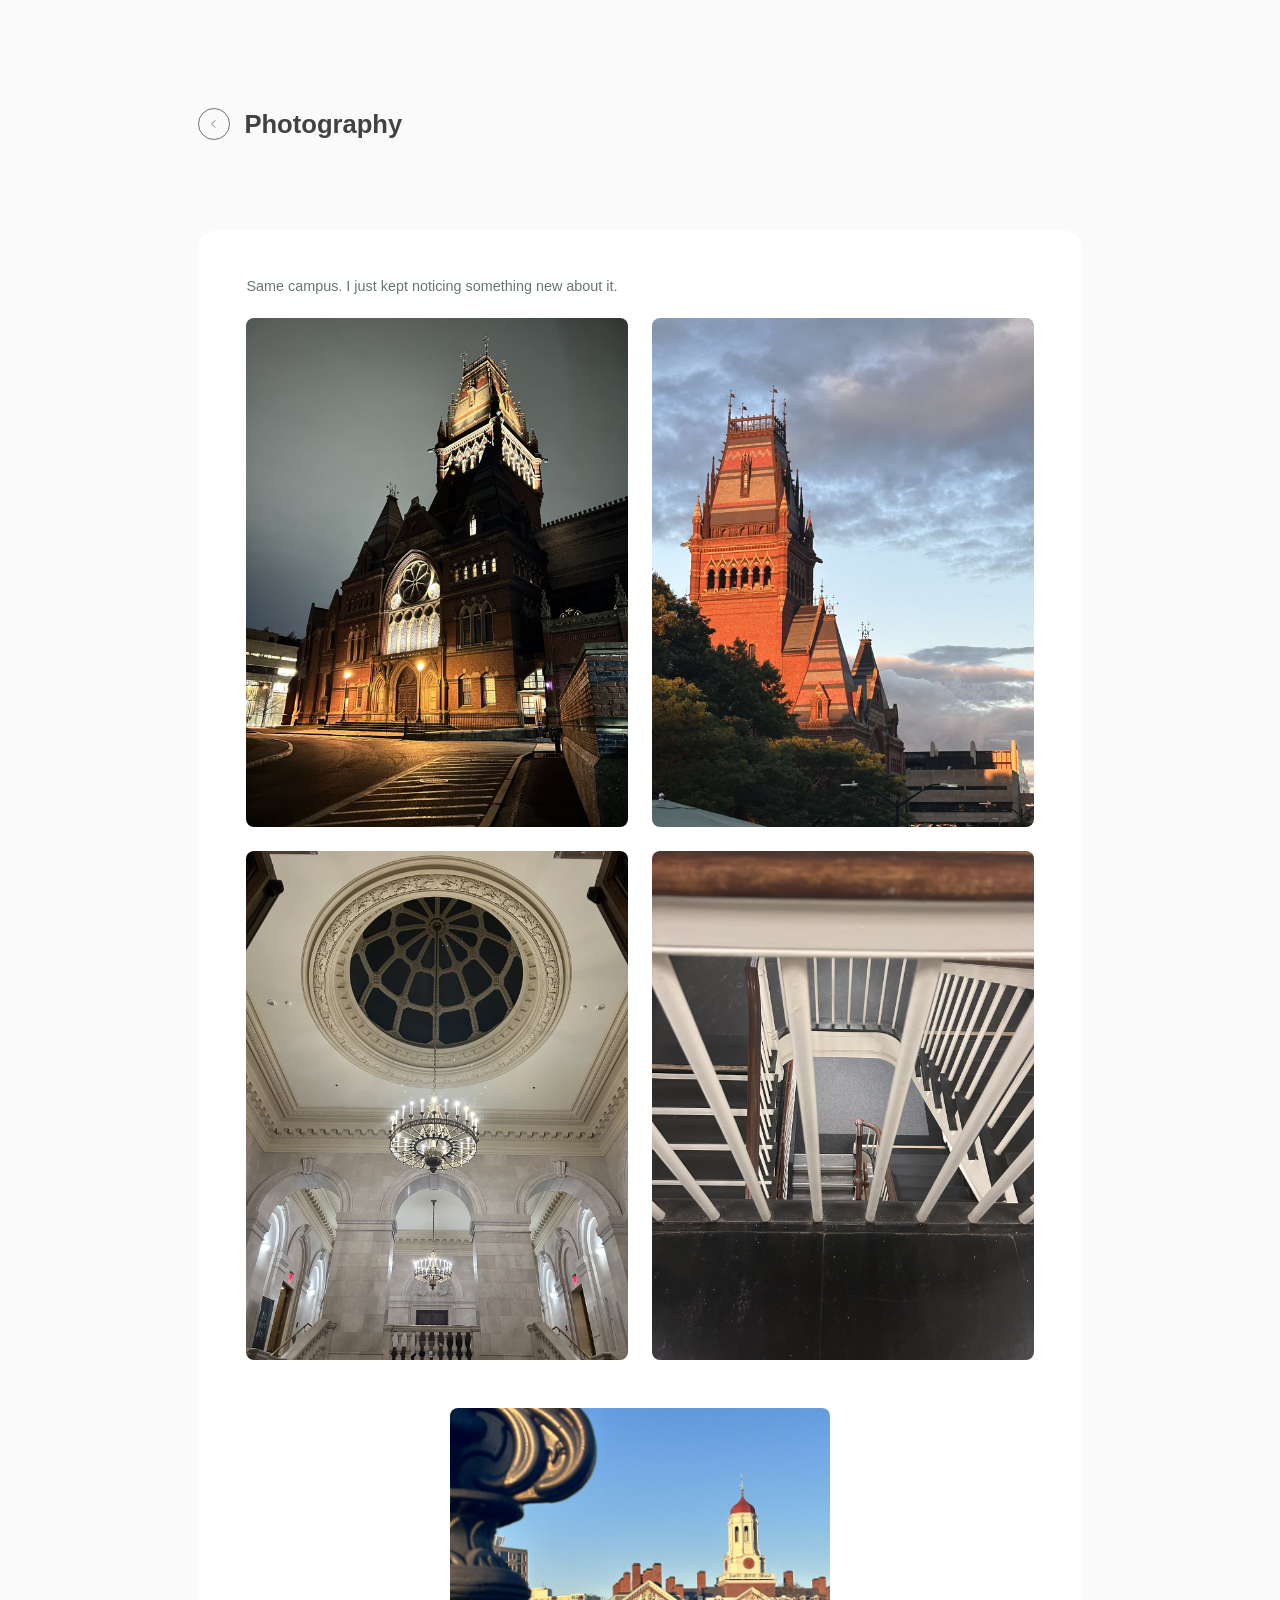
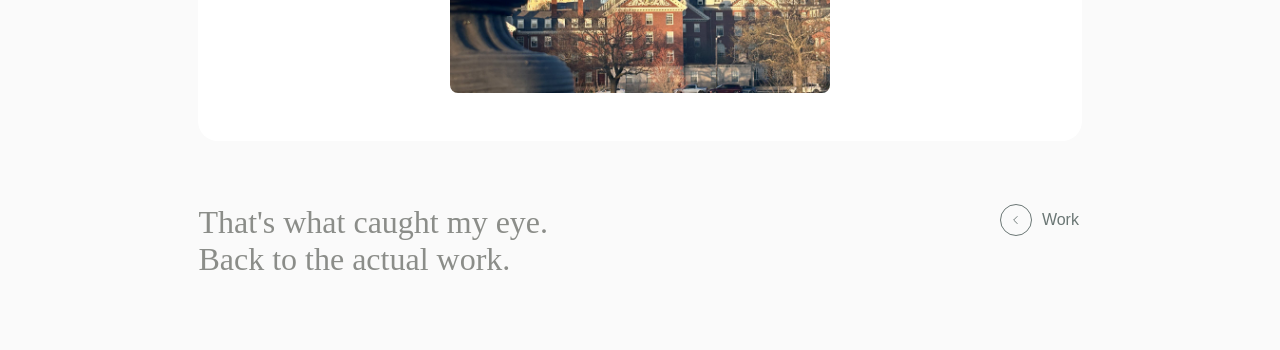
<file: photography.html>
<!doctype html>
<html lang="en">
<head>
  <meta charset="UTF-8" />
  <meta name="viewport" content="width=device-width, initial-scale=1.0" />
  <title>Photography — tanima</title>
  <meta name="description" content="A small set of photographs from around campus by Tanima Tomar." />
  <link rel="stylesheet" href="assets/css/style.css" />
</head>
<body>

  <canvas id="bg-canvas" aria-hidden="true"></canvas>

  <div class="page">

    <header class="work-header">
      <div class="work-heading">
        <a href="work.html" class="back-link" aria-label="Back to work">
          <span class="back-link-icon" aria-hidden="true">
            <svg viewBox="0 0 24 24" width="14" height="14" fill="none" xmlns="http://www.w3.org/2000/svg">
              <path d="M14 6l-6 6 6 6" stroke="currentColor" stroke-linecap="round" stroke-linejoin="round" />
            </svg>
          </span>
        </a>
        <h1 class="work-title">Photography</h1>
      </div>
    </header>

    <div class="illustration-panel">
      <p class="photo-subtitle">Same campus. I just kept noticing something new about it.</p>

      <div class="photo-grid">
        <div class="photo-sizer"></div>

        <div class="photo-item">
          <img
            src="assets/img/photography/photo-1.jpg"
            alt="Night view of a red-brick Gothic Revival building with a lit rose window and clock tower, an empty street in front"
          />
        </div>
        <div class="photo-item">
          <img
            src="assets/img/photography/photo-2.jpg"
            alt="A red-brick Gothic Revival clock tower glowing orange at dusk against a cloudy sky"
          />
        </div>
        <div class="photo-item">
          <img
            src="assets/img/photography/photo-3.jpg"
            alt="Looking straight up into a domed rotunda ceiling with a circular skylight and a chandelier"
          />
        </div>
        <div class="photo-item">
          <img
            src="assets/img/photography/photo-4.jpg"
            alt="Looking down a white wooden staircase and railing toward the floor below, with a wooden handrail in the foreground"
          />
        </div>
      </div>

      <div class="photo-single">
        <img
          src="assets/img/photography/photo-5.jpg"
          alt="A campus building with a red-domed clock tower, seen past a dark wrought-iron lamppost in the foreground under a clear blue sky"
        />
      </div>
    </div>

    <div class="work-closing-block">
      <p class="work-closing">That's what caught my eye.<br />Back to the actual work.</p>

      <a href="work.html" class="back-link">
        <span class="back-link-icon" aria-hidden="true">
          <svg viewBox="0 0 24 24" width="14" height="14" fill="none" xmlns="http://www.w3.org/2000/svg">
            <path d="M14 6l-6 6 6 6" stroke="currentColor" stroke-linecap="round" stroke-linejoin="round" />
          </svg>
        </span>
        <span class="back-link-text" data-text="Work">Work</span>
      </a>
    </div>

  </div>

  <script src="assets/js/vendor/imagesloaded.pkgd.min.js"></script>
  <script src="assets/js/vendor/masonry.pkgd.min.js"></script>
  <script src="assets/js/photography-masonry.js"></script>
  <script src="assets/js/background-effect.js"></script>
  <script src="assets/js/page-transition.js"></script>
</body>
</html>
</file>
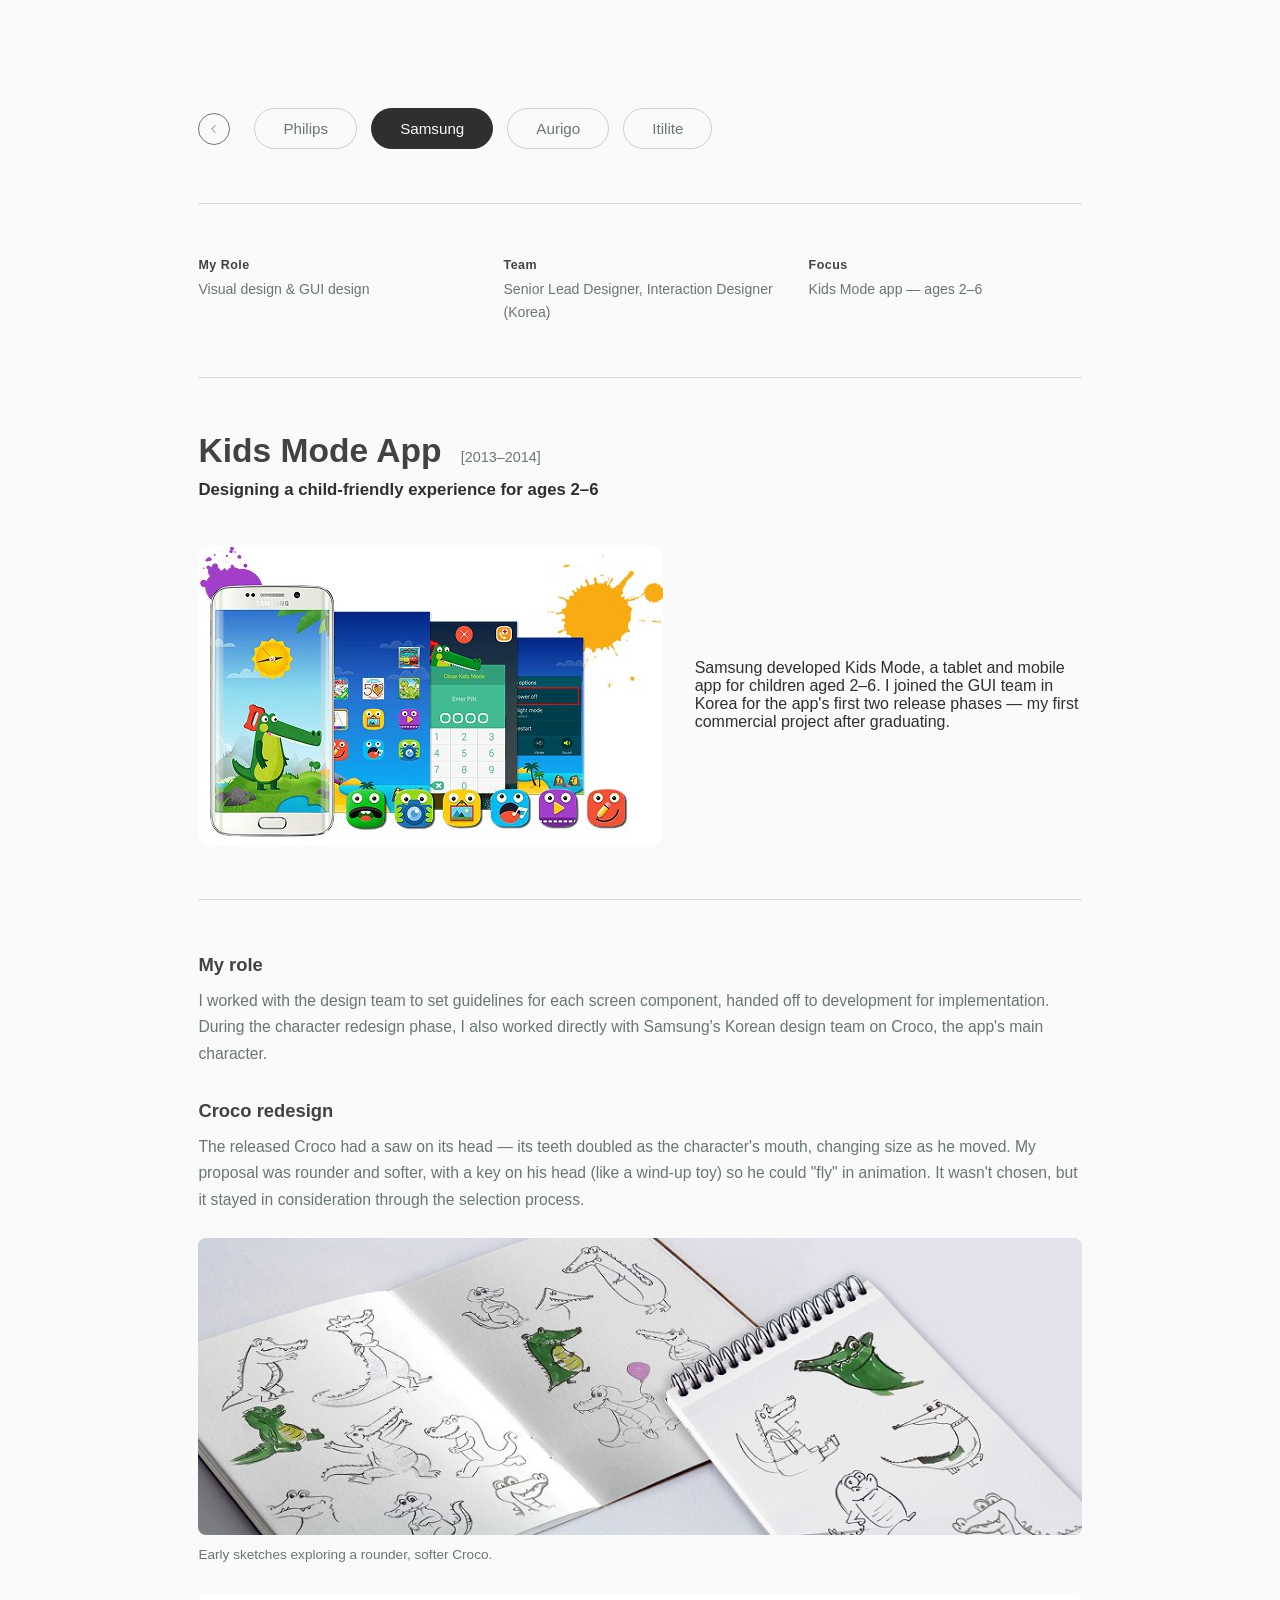
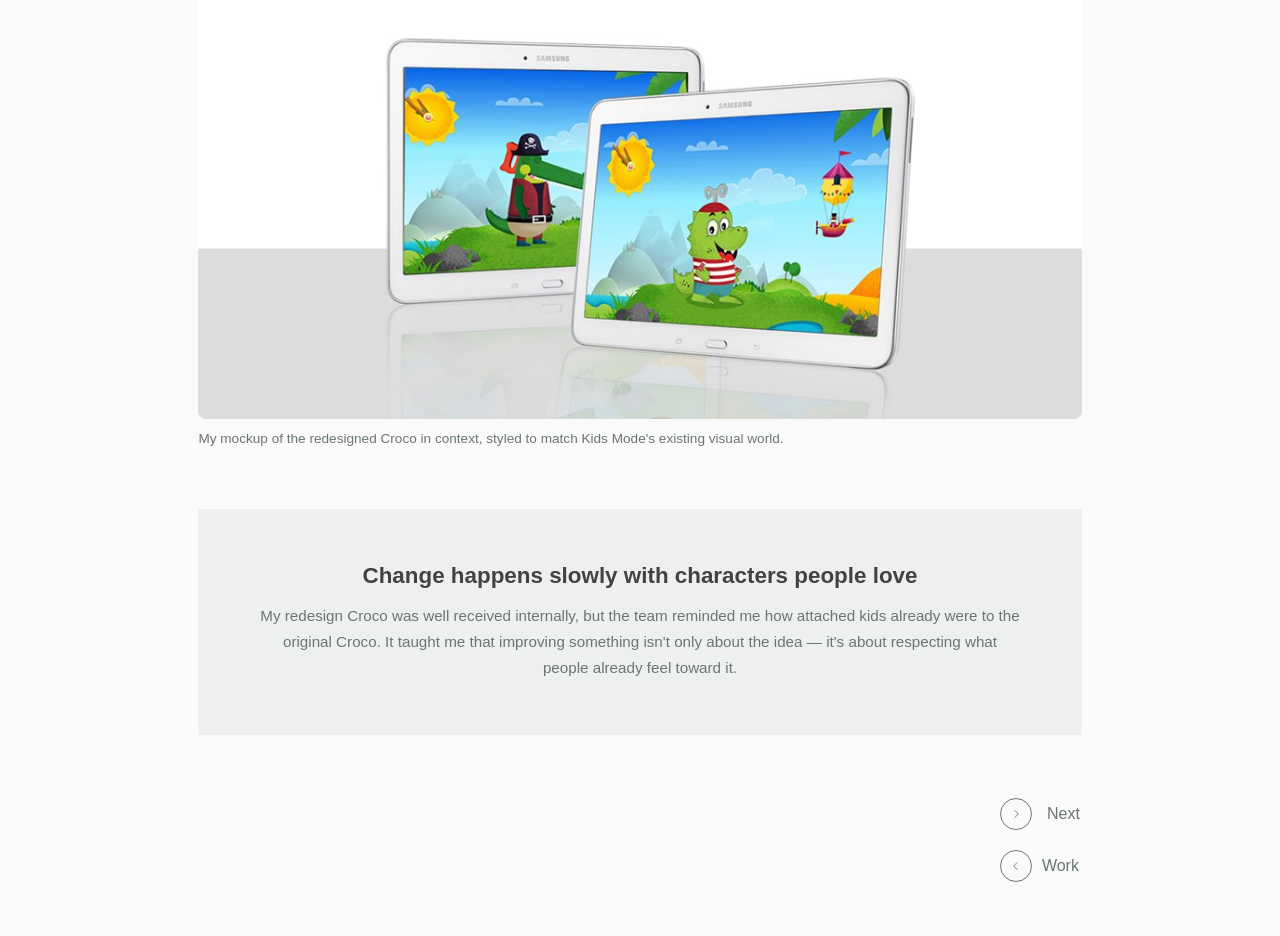
<file: samsung.html>
<!doctype html>
<html lang="en">
<head>
  <meta charset="UTF-8" />
  <meta name="viewport" content="width=device-width, initial-scale=1.0" />
  <title>Samsung — tanima</title>
  <meta name="description" content="Product design work at Samsung — designing the Kids Mode app, a child-friendly tablet and mobile experience for ages 2–6." />
  <link rel="stylesheet" href="assets/css/style.css" />
</head>
<body>

  <canvas id="bg-canvas" aria-hidden="true"></canvas>

  <div class="page">

    <div class="pd-top-row">
      <a href="work.html" class="back-link" aria-label="Back to work">
        <span class="back-link-icon" aria-hidden="true">
          <svg viewBox="0 0 24 24" width="14" height="14" fill="none" xmlns="http://www.w3.org/2000/svg">
            <path d="M14 6l-6 6 6 6" stroke="currentColor" stroke-linecap="round" stroke-linejoin="round" />
          </svg>
        </span>
      </a>

      <div class="company-tabs">
        <a class="company-tab" href="philips.html">Philips</a>
        <span class="company-tab is-active">Samsung</span>
        <a class="company-tab" href="aurigo.html">Aurigo</a>
        <a class="company-tab" href="itilite.html">Itilite</a>
      </div>
    </div>

    <hr class="case-divider" />

    <div class="case-meta pd-meta">
      <div class="case-meta-col">
        <p class="case-meta-label">My Role</p>
        <p class="case-meta-value">Visual design &amp; GUI design</p>
      </div>
      <div class="case-meta-col">
        <p class="case-meta-label">Team</p>
        <p class="case-meta-value">Senior Lead Designer, Interaction Designer (Korea)</p>
      </div>
      <div class="case-meta-col">
        <p class="case-meta-label">Focus</p>
        <p class="case-meta-value">Kids Mode app — ages 2–6</p>
      </div>
    </div>

    <hr class="case-divider" />

    <h2 class="pd-project-title">Kids Mode App <span class="pd-project-title-year">[2013–2014]</span></h2>
    <p class="pd-project-subtitle">Designing a child-friendly experience for ages 2–6</p>

    <div class="case-split pd-intro">
      <div class="pd-intro-image-wrap">
        <img class="pd-intro-image" src="assets/img/samsung/samsung-intro.jpg" alt="Samsung phone and tablet screens showing the Kids Mode app with its crocodile character and colorful app icons" style="max-width: 465px;" />
      </div>
      <p class="pd-intro-text">Samsung developed Kids Mode, a tablet and mobile app for children aged 2–6. I joined the GUI team in Korea for the app's first two release phases — my first commercial project after graduating.</p>
    </div>

    <hr class="case-divider" />

    <h3 class="pd-role-heading">My role</h3>
    <p class="pd-role-text">I worked with the design team to set guidelines for each screen component, handed off to development for implementation. During the character redesign phase, I also worked directly with Samsung's Korean design team on Croco, the app's main character.</p>

    <h3 class="pd-role-heading" style="margin-top: clamp(24px, 4vh, 32px);">Croco redesign</h3>
    <p class="pd-role-text">The released Croco had a saw on its head — its teeth doubled as the character's mouth, changing size as he moved. My proposal was rounder and softer, with a key on his head (like a wind-up toy) so he could "fly" in animation. It wasn't chosen, but it stayed in consideration through the selection process.</p>

    <img class="pd-compare-image" src="assets/img/samsung/samsung-sketches.jpg" alt="A sketchbook open to pages of hand-drawn crocodile character studies, rounder and softer than the released design" style="max-width: 954px; margin-top: 24px;" />
    <p class="pd-compare-caption">Early sketches exploring a rounder, softer Croco.</p>

    <img class="pd-compare-image" src="assets/img/samsung/samsung-mockup.jpg" alt="Two Samsung tablets showing a mockup of the redesigned Croco character placed into the Kids Mode app's visual world" style="max-width: 951px; margin-top: 32px;" />
    <p class="pd-compare-caption">My mockup of the redesigned Croco in context, styled to match Kids Mode's existing visual world.</p>

    <section class="case-testing pd-reflection">
      <div class="pd-reflection-inner">
        <p class="pd-reflection-heading">Change happens slowly with characters people love</p>
        <p class="pd-reflection-text">My redesign Croco was well received internally, but the team reminded me how attached kids already were to the original Croco. It taught me that improving something isn't only about the idea — it's about respecting what people already feel toward it.</p>
      </div>
    </section>

    <div class="pd-footer-nav">
      <a href="aurigo.html" class="back-link pd-next-link">
        <span class="back-link-icon" aria-hidden="true">
          <svg viewBox="0 0 24 24" width="14" height="14" fill="none" xmlns="http://www.w3.org/2000/svg">
            <path d="M14 6l-6 6 6 6" stroke="currentColor" stroke-linecap="round" stroke-linejoin="round" />
          </svg>
        </span>
        <span class="back-link-text" data-text="Next">Next</span>
      </a>

      <a href="work.html" class="back-link">
        <span class="back-link-icon" aria-hidden="true">
          <svg viewBox="0 0 24 24" width="14" height="14" fill="none" xmlns="http://www.w3.org/2000/svg">
            <path d="M14 6l-6 6 6 6" stroke="currentColor" stroke-linecap="round" stroke-linejoin="round" />
          </svg>
        </span>
        <span class="back-link-text" data-text="Work">Work</span>
      </a>
    </div>

  </div>

  <script src="assets/js/background-effect.js"></script>
  <script src="assets/js/page-transition.js"></script>
</body>
</html>
</file>
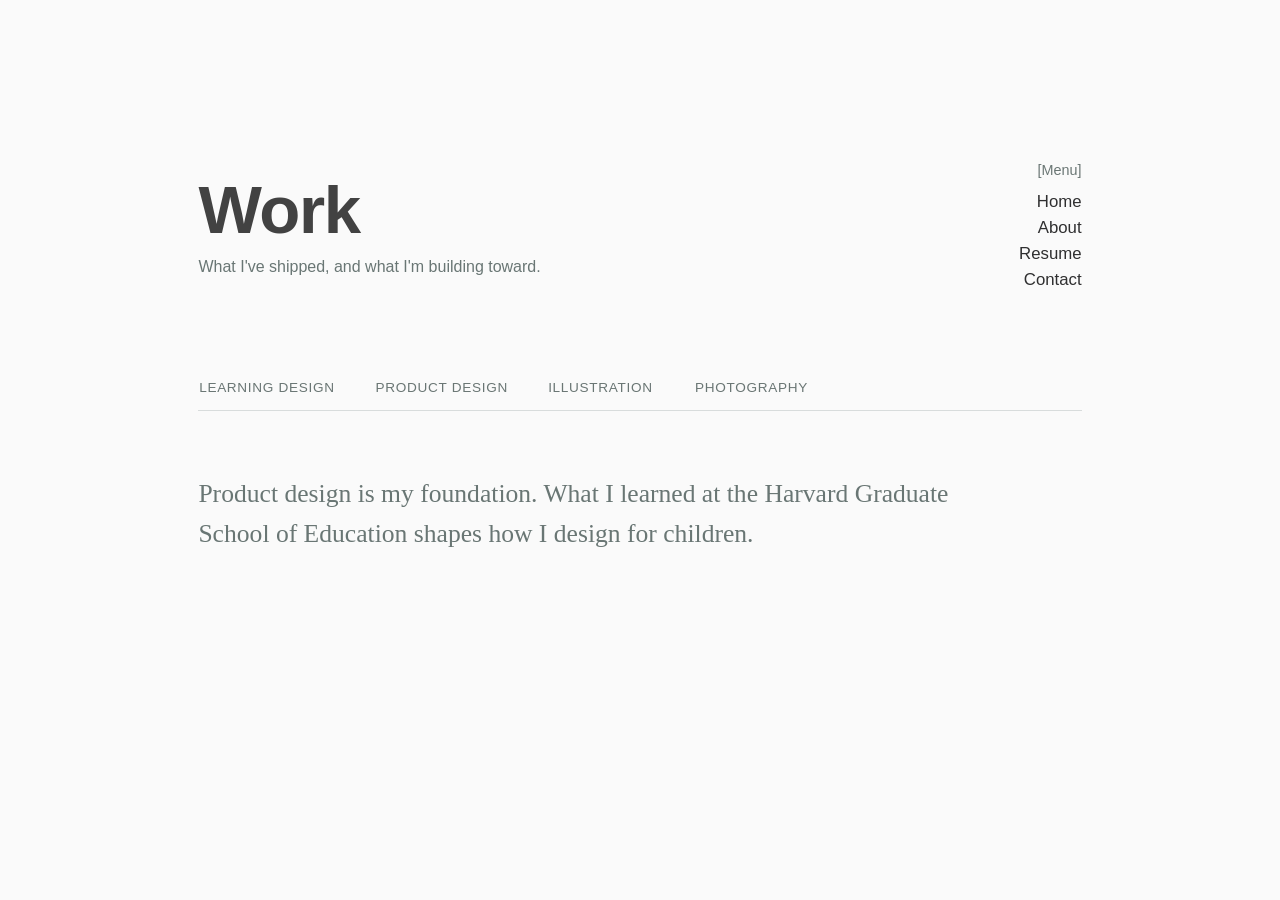
<file: work.html>
<!doctype html>
<html lang="en">
<head>
  <meta charset="UTF-8" />
  <meta name="viewport" content="width=device-width, initial-scale=1.0" />
  <title>Work — tanima</title>
  <meta name="description" content="What Tanima Tomar has shipped, and what she's building toward — learning design, product design, illustration, and photography." />
  <link rel="stylesheet" href="assets/css/style.css" />
</head>
<body>

  <canvas id="bg-canvas" aria-hidden="true"></canvas>

  <div class="page">

    <header class="work-page-header">
      <div>
        <h1 class="work-page-title">Work</h1>
        <p class="work-page-subtitle">What I've shipped, and what I'm building toward.</p>
      </div>

      <nav class="page-nav" aria-label="Primary">
        <p class="footer-label">[Menu]</p>
        <ul>
          <li><a href="index.html">Home</a></li>
          <li><a href="about.html">About</a></li>
          <li><a href="assets/resume/tanima-tomar-resume.pdf" target="_blank" rel="noopener noreferrer">Resume</a></li>
          <li><a href="contact.html">Contact</a></li>
        </ul>
      </nav>
    </header>

    <div class="work-tabs" role="tablist" aria-label="Work categories">
      <button
        class="work-tab"
        type="button"
        data-category="learning"
        data-label="Learning Design"
        role="tab"
        aria-selected="false"
      >Learning Design</button>
      <button
        class="work-tab"
        type="button"
        data-category="product"
        data-label="Product Design"
        role="tab"
        aria-selected="false"
      >Product Design</button>
      <a class="work-tab" data-label="Illustration" href="illustration.html">Illustration</a>
      <a class="work-tab" data-label="Photography" href="photography.html">Photography</a>
    </div>

    <div class="work-pills" id="work-pills" hidden></div>

    <blockquote class="work-quote">
      <p id="work-quote-text">Product design is my foundation. What I learned at the Harvard Graduate School of Education shapes how I design for children.</p>
    </blockquote>
    <p class="work-quote-note" id="work-quote-note" hidden></p>

  </div>

  <script src="assets/js/work-tabs.js"></script>
  <script src="assets/js/background-effect.js"></script>
  <script src="assets/js/page-transition.js"></script>
</body>
</html>
</file>
<file: assets/css/style.css>
/* ---------------------------------------------------
   Tokens
--------------------------------------------------- */
:root {
  --bg: #fafafa;
  --ink: #2f2f30;
  --ink-faint: #697674;
  --hero-ink: #8b8d89;
  --heading-ink: #424242;
  --muted-ink: #6a7674;

  --font-serif: Georgia, 'Iowan Old Style', 'Palatino Linotype', 'Book Antiqua', Palatino, serif;
  --font-sans: -apple-system, BlinkMacSystemFont, 'Segoe UI', Roboto, Helvetica, Arial, sans-serif;

  /* Site-wide accent, used sparingly (e.g. the Contact email link) to
     stand out against the otherwise neutral ink palette. */
  --accent: #3f7fe0;

  /* Derived from the Figma layout grid: 6 columns, stretch, 20px
     gutter, 0 margin, on a 1440px frame -> column width 223px.
     Content sits inset by roughly one column on each side. */
  --side-padding: clamp(24px, 15.5vw, 223px);

  /* Case-study data-viz + callout accents (Foundtale). Distinct from
     the site's neutral palette on purpose -- these are chart/data
     colors, not brand colors. */
  --stat-card-bg: #eef1f5;
  --stat-navy: #1e3a6e;
  --stat-bar-1: #1e3a6e;
  --stat-bar-2: #3f7fe0;
  --stat-bar-3: #8fb8ee;
  --stat-bar-4: #d0d3d8;
  --callout-bg: #f7e6c4;
  --speech-bg: #e9f1fb;
  --status-blue: #2f6fd1;

  /* Cubism Through Shadows */
  --warning-ink: #c1502e;
}

/* ---------------------------------------------------
   Reset
--------------------------------------------------- */
*,
*::before,
*::after {
  box-sizing: border-box;
}

html,
body {
  margin: 0;
  padding: 0;
}

body {
  background-color: var(--bg);
  color: var(--ink);
  font-family: var(--font-sans);
  min-height: 100vh;
  overflow-x: hidden;
  animation: page-fade-in 0.22s ease forwards;
}

/* Page-to-page transition: each page fades in on load (pure CSS, no
   flash risk), and page-transition.js briefly fades the current page
   out before navigating to another internal page. */
@keyframes page-fade-in {
  from {
    opacity: 0;
  }
  to {
    opacity: 1;
  }
}

a {
  color: inherit;
}

ul {
  margin: 0;
  padding: 0;
  list-style: none;
}

/* ---------------------------------------------------
   Background canvas (cursor trail effect)
--------------------------------------------------- */
#bg-canvas {
  position: fixed;
  inset: 0;
  width: 100%;
  height: 100%;
  z-index: 0;
  pointer-events: none;
  display: block;
}

/* ---------------------------------------------------
   Page layout
--------------------------------------------------- */
.page {
  position: relative;
  z-index: 1;
  max-width: 1440px;
  margin: 0 auto;
  padding: 0 var(--side-padding);
}

.site-header {
  display: flex;
  justify-content: space-between;
  align-items: flex-start;
  flex-wrap: wrap;
  gap: 24px;
  padding-top: clamp(48px, 8vh, 96px);
}

.brand .logo {
  display: inline-block;
  font-family: var(--font-serif);
  font-size: clamp(1.7rem, 2.6vw, 2.1rem);
  font-weight: 700;
  color: var(--ink);
  text-decoration: none;
  letter-spacing: -0.01em;
}

.brand .tagline {
  margin: 12px 0 0;
  font-size: 0.92rem;
  line-height: 1.55;
  color: var(--ink-faint);
  max-width: 46ch;
}

.brand .tagline strong {
  font-weight: 700;
  color: var(--ink);
}

.site-nav .footer-label {
  text-align: right;
}

.site-nav ul {
  display: flex;
  flex-direction: column;
  align-items: flex-end;
  gap: 6px;
}

.site-nav a {
  font-size: 1.05rem;
  font-weight: 400;
  text-decoration: none;
  color: var(--ink);
  transition: font-weight 0.15s ease;
}

.site-nav a:hover,
.site-nav a:focus-visible {
  font-weight: 700;
}

/* ---------------------------------------------------
   Hero
--------------------------------------------------- */
.hero {
  display: flex;
  justify-content: space-between;
  align-items: center;
  gap: 40px;
  padding: clamp(120px, 22vh, 220px) 0 clamp(80px, 14vh, 160px);
}

.hero-text {
  max-width: 900px;
}

.hero-text h1 {
  margin: 0;
  font-family: var(--font-serif);
  font-weight: 400;
  font-size: clamp(2.1rem, 4.6vw, 3.6rem);
  line-height: 1.16;
  color: var(--hero-ink);
}

.hero-subline {
  margin: 14px 0 0;
  font-family: var(--font-serif);
  font-weight: 400;
  font-size: clamp(1.3rem, 2.6vw, 1.9rem);
  line-height: 1.3;
  color: var(--hero-ink);
}

.hero-divider {
  border: none;
  border-top: 1px solid rgba(118, 132, 130, 0.25);
  margin: clamp(20px, 3vh, 28px) 0;
}

.hero-text .credential {
  margin: 0;
  font-size: 0.98rem;
  color: var(--ink-faint);
  line-height: 1.6;
}

/* ---------------------------------------------------
   Social icons
--------------------------------------------------- */
.social-icons {
  display: flex;
  flex-direction: column;
  align-items: center;
  gap: 26px;
  flex-shrink: 0;
}

.social-icon {
  position: relative;
  display: flex;
  align-items: center;
  justify-content: center;
  width: 38px;
  height: 38px;
  border-radius: 50%;
  border: 1.3px solid var(--ink);
  color: var(--ink);
  text-decoration: none;
  transition: transform 0.15s ease, background-color 0.15s ease, color 0.15s ease;
}

.social-icon:hover,
.social-icon:focus-visible {
  transform: translateY(-2px);
  background-color: var(--ink);
  color: var(--bg);
}

.social-icon--substack svg {
  width: 17px;
  height: 17px;
}

/* Subtle CSS-only tooltip */
.social-icon::after {
  content: attr(data-tooltip);
  position: absolute;
  right: calc(100% + 12px);
  top: 50%;
  transform: translate(4px, -50%);
  background-color: #222222;
  color: #fafafa;
  font-size: 11px;
  letter-spacing: 0.02em;
  line-height: 1;
  white-space: nowrap;
  padding: 6px 9px;
  border-radius: 5px;
  opacity: 0;
  pointer-events: none;
  transition: opacity 0.18s ease, transform 0.18s ease;
}

.social-icon:hover::after,
.social-icon:focus-visible::after {
  opacity: 0.92;
  transform: translate(0, -50%);
}

/* ---------------------------------------------------
   Responsive
--------------------------------------------------- */
@media (max-width: 720px) {
  .site-header {
    flex-direction: column;
  }

  .site-nav ul {
    flex-direction: row;
    align-items: center;
    flex-wrap: wrap;
    gap: 16px;
  }

  .hero {
    flex-direction: column;
    align-items: flex-start;
    padding-top: clamp(64px, 14vh, 140px);
  }

  .social-icons {
    flex-direction: row;
    align-items: center;
  }

  .social-icon::after {
    right: auto;
    left: 50%;
    top: calc(100% + 10px);
    transform: translate(-50%, -4px);
  }

  .social-icon:hover::after,
  .social-icon:focus-visible::after {
    transform: translate(-50%, 0);
  }
}

/* ---------------------------------------------------
   About page
--------------------------------------------------- */
.about-header {
  display: flex;
  justify-content: space-between;
  align-items: center;
  flex-wrap: wrap;
  gap: 24px;
  padding-top: clamp(100px, 18vh, 200px);
}

.about-title {
  margin: 0;
  font-family: var(--font-sans);
  font-weight: 700;
  font-size: clamp(2.6rem, 6vw, 4.2rem);
  line-height: 1;
  letter-spacing: -0.02em;
  color: var(--heading-ink);
}

.back-link {
  display: inline-flex;
  align-items: center;
  gap: 10px;
  text-decoration: none;
  font-size: 1rem;
}

/* Text: reserve the bold width in advance via a hidden ::after ghost
   copy, so switching font-weight on hover never changes the box's
   width and never shifts anything. */
.back-link-text {
  position: relative;
  display: inline-block;
  color: var(--muted-ink);
  transition: color 0.15s ease;
}

.back-link-text::after {
  content: attr(data-text);
  display: block;
  height: 0;
  overflow: hidden;
  visibility: hidden;
  font-weight: 700;
}

.back-link:hover .back-link-text,
.back-link:focus-visible .back-link-text {
  color: var(--ink);
  font-weight: 700;
}

/* Icon: fixed 32x32 box (box-sizing: border-box), so a thicker hover
   border eats into the interior rather than growing the box -- no
   layout shift. Same fill/invert language as the homepage social
   icons: background fills to --ink, glyph color inverts to --bg. */
.back-link-icon {
  display: flex;
  align-items: center;
  justify-content: center;
  width: 32px;
  height: 32px;
  border-radius: 50%;
  border: 1.3px solid var(--muted-ink);
  color: var(--muted-ink);
  background-color: transparent;
  flex-shrink: 0;
  transition: background-color 0.15s ease, border-color 0.15s ease, border-width 0.15s ease, color 0.15s ease;
}

.back-link-icon svg path {
  stroke-width: 1.6;
  transition: stroke-width 0.15s ease;
}

.back-link:hover .back-link-icon,
.back-link:focus-visible .back-link-icon {
  background-color: var(--ink);
  border-color: var(--ink);
  border-width: 2px;
  color: var(--bg);
}

.back-link:hover .back-link-icon svg path,
.back-link:focus-visible .back-link-icon svg path {
  stroke-width: 2.2;
}

.about-hero {
  margin: clamp(56px, 9vh, 110px) 0 0;
  max-width: 720px;
  font-family: var(--font-serif);
  font-weight: 400;
  font-size: clamp(1.5rem, 2.8vw, 2rem);
  line-height: 1.5;
  color: var(--hero-ink);
}

.essay {
  margin: clamp(130px, 18vh, 220px) 0 0 clamp(40px, 10vw, 160px);
  max-width: 620px;
}

.essay-label {
  margin: 0 0 14px;
  font-size: 0.78rem;
  font-weight: 600;
  letter-spacing: 0.08em;
  text-transform: uppercase;
  color: var(--heading-ink);
}

.essay p {
  margin: 0;
  font-size: 1rem;
  line-height: 1.75;
  color: var(--ink-faint);
}

.essay-intro {
  margin-bottom: clamp(40px, 6vh, 64px);
}

.essay-section {
  margin-top: clamp(40px, 6vh, 64px);
}

.essay-section h2 {
  margin: 0 0 12px;
  font-family: var(--font-sans);
  font-weight: 700;
  font-size: clamp(1.3rem, 2vw, 1.6rem);
  color: var(--heading-ink);
}

.essay-section p + p {
  margin-top: 1.4em;
}

.essay-section strong {
  font-weight: 700;
  color: var(--ink-faint);
}

.about-footer {
  display: flex;
  justify-content: flex-end;
  gap: 64px;
  margin-top: clamp(56px, 8vh, 96px);
}

.footer-label {
  margin: 0 0 14px;
  font-size: 0.9rem;
  font-weight: 400;
  color: var(--muted-ink);
}

.about-footer ul {
  display: flex;
  flex-direction: column;
  gap: 8px;
}

/* Reserve the bold width in advance via a hidden ::after ghost copy
   (same technique as .back-link-text), so the hover weight change
   never shifts the link or reflows its neighbors. */
.about-footer a {
  position: relative;
  display: inline-block;
  font-size: 1.1rem;
  font-weight: 400;
  text-decoration: none;
  color: var(--ink);
  transition: color 0.15s ease;
}

.about-footer a::after {
  content: attr(data-text);
  display: block;
  height: 0;
  overflow: hidden;
  visibility: hidden;
  font-weight: 700;
}

.about-footer a:hover,
.about-footer a:focus-visible {
  font-weight: 700;
}

.thank-you {
  margin: clamp(32px, 5vh, 56px) 0 0 clamp(40px, 10vw, 160px);
  padding-bottom: clamp(24px, 4vh, 48px);
  font-family: var(--font-serif);
  font-weight: 400;
  font-size: clamp(4rem, 12vw, 9rem);
  line-height: 1;
  color: var(--hero-ink);
  text-align: left;
}

@media (max-width: 720px) {
  .about-header {
    align-items: flex-start;
  }

  .essay {
    margin-left: 0;
    max-width: 100%;
  }

  .thank-you {
    margin-left: 0;
  }

  .about-footer {
    justify-content: flex-start;
    gap: 40px;
  }
}

/* ---------------------------------------------------
   Work detail page (e.g. Illustration)
--------------------------------------------------- */
.work-header {
  display: flex;
  justify-content: space-between;
  align-items: center;
  flex-wrap: wrap;
  gap: 24px;
  padding-top: clamp(64px, 12vh, 140px);
}

.work-heading {
  display: flex;
  align-items: center;
  gap: 14px;
}

.work-title {
  margin: 0;
  font-family: var(--font-sans);
  font-weight: 700;
  font-size: clamp(1.3rem, 2vw, 1.6rem);
  color: var(--heading-ink);
}

/* Gliding sway: gentle, slow drift in place -- small vertical bob
   plus a slight rotation wobble around her existing tilt, never
   translating across the page. Lives on the wrapper so the thought
   bubbles drift together with her. */
.work-avatar-wrap {
  position: relative;
  width: clamp(90px, 8vw, 130px);
  flex-shrink: 0;
  transform-origin: center;
  animation: avatar-glide 6.5s ease-in-out infinite;
}

.work-avatar {
  display: block;
  width: 100%;
  height: auto;
}

@keyframes avatar-glide {
  0%,
  100% {
    transform: rotate(-8deg) translateY(0);
  }
  50% {
    transform: rotate(-6deg) translateY(-7px);
  }
}

/* Small trailing dots implying a thought/daydream, drifting up and
   to the left away from her head. Each one pulses on its own loop,
   staggered so the pulse ripples from the biggest bubble up to the
   smallest -- like a looping "thinking..." GIF. */
.thought-bubble {
  position: absolute;
  border-radius: 50%;
  background-color: #ffffff;
  border: 1.3px solid var(--muted-ink);
  transform-origin: center;
  animation: thought-pulse 2.4s ease-in-out infinite;
}

@keyframes thought-pulse {
  0%,
  100% {
    transform: scale(0.85);
    opacity: 0.45;
  }
  50% {
    transform: scale(1.08);
    opacity: 0.95;
  }
}

.thought-bubble--1 {
  width: 9px;
  height: 9px;
  top: 6%;
  left: 4%;
  animation-delay: 0s;
}

.thought-bubble--2 {
  width: 6px;
  height: 6px;
  top: -6%;
  left: -4%;
  animation-delay: 0.25s;
}

.thought-bubble--3 {
  width: 4px;
  height: 4px;
  top: -15%;
  left: -12%;
  animation-delay: 0.5s;
}

/* White bounded panel holding the gallery, centered in the page. */
.illustration-panel {
  margin: clamp(64px, 10vh, 110px) auto 0;
  max-width: 960px;
  background-color: #ffffff;
  border-radius: 20px;
  padding: clamp(24px, 4vw, 48px);
}

/* Masonry packs items by actual height instead of a uniform grid --
   see illustration-masonry.js. .illustration-sizer is Masonry's
   convention for reading the column width; it's an empty element and
   never one of the laid-out items. The float/width fallback below is
   what's visible for the brief moment before the JS runs. */
.illustration-grid {
  position: relative;
}

.illustration-sizer,
.illustration-item {
  width: 31.5%;
}

.illustration-item {
  float: left;
  margin-bottom: 24px;
}

.illustration-item img {
  display: block;
  width: 100%;
  height: auto;
  border-radius: 8px;
}

/* Closing line + footer share one row, both centered against the
   same max-width as the panel above so their left edges line up
   with the panel's left edge exactly. */
.work-closing-block {
  display: flex;
  justify-content: space-between;
  align-items: flex-start;
  flex-wrap: wrap;
  gap: 24px;
  max-width: 960px;
  margin: clamp(48px, 7vh, 80px) auto 0;
  padding-bottom: clamp(48px, 8vh, 96px);
}

.work-closing {
  margin: 0;
  font-family: var(--font-serif);
  font-weight: 400;
  font-size: clamp(1.5rem, 2.8vw, 2rem);
  color: var(--hero-ink);
}

.about-footer--single {
  display: block;
  margin-top: 0;
}

@media (max-width: 720px) {
  .work-header {
    align-items: flex-start;
  }

  .work-avatar-wrap {
    animation: none;
  }

  .illustration-sizer,
  .illustration-item {
    width: 100%;
    float: none;
  }

  .illustration-panel {
    padding: 24px;
  }

  .work-closing-block {
    flex-direction: column;
    max-width: 100%;
  }
}

@media (prefers-reduced-motion: reduce) {
  .work-avatar-wrap,
  .thought-bubble {
    animation: none;
  }
}

/* ---------------------------------------------------
   Case study page (e.g. Foundtale)
--------------------------------------------------- */
.case-header {
  padding-top: clamp(64px, 12vh, 140px);
}

.case-header-top {
  display: flex;
  justify-content: space-between;
  align-items: center;
  flex-wrap: wrap;
  gap: 24px;
  /* Matches .work-avatar-wrap's height on the Illustration page --
     that tall sibling is what pushes its title down within the
     centered row. Replicating the same min-height here keeps both
     pages' titles starting at the same point despite Foundtale
     having no equivalent tall element in its header row. */
  min-height: clamp(90px, 8vw, 130px);
}

.case-heading {
  display: flex;
  align-items: center;
  flex-wrap: wrap;
  gap: 14px;
}

.case-title {
  margin: 0;
  font-family: var(--font-sans);
  font-weight: 700;
  font-size: clamp(1.5rem, 2.4vw, 1.9rem);
  color: var(--heading-ink);
}

.case-tag {
  font-size: 0.82rem;
  color: var(--muted-ink);
}

.case-status {
  display: flex;
  align-items: center;
  gap: 8px;
  font-size: 0.85rem;
  color: var(--ink-faint);
}

.status-dot {
  width: 8px;
  height: 8px;
  border-radius: 50%;
  background-color: var(--status-blue);
  flex-shrink: 0;
}

.case-subtitle {
  margin: 14px 0 0;
  font-size: 1rem;
  color: var(--ink);
}

/* Hero */
.case-hero {
  position: relative;
  margin: clamp(32px, 5vh, 56px) 0 0;
}

.case-hero-image {
  display: block;
  width: 100%;
  height: auto;
  border-radius: 14px;
}

/* Fallback look if an image is still pending / fails to load. */
.case-hero-placeholder {
  aspect-ratio: 2.3 / 1;
  border-radius: 14px;
  border: 1.5px dashed var(--muted-ink);
  background-color: #f0f0ee;
  display: flex;
  align-items: center;
  justify-content: center;
  color: var(--muted-ink);
  font-size: 0.9rem;
  text-align: center;
  padding: 24px;
  clear: both;
}

.case-hero figcaption {
  margin: 8px 0 0;
  font-size: 0.75rem;
  color: var(--muted-ink);
}

/* Shared centered content column */
.case-content {
  max-width: 900px;
  margin: 0 auto;
}

.case-meta {
  display: flex;
  flex-wrap: wrap;
  gap: 32px;
  margin: clamp(40px, 6vh, 64px) 0 0;
}

.case-meta-col {
  flex: 1;
  min-width: 200px;
}

.case-meta-label {
  margin: 0 0 6px;
  font-size: 0.78rem;
  font-weight: 600;
  letter-spacing: 0.04em;
  color: var(--heading-ink);
}

.case-meta-value {
  margin: 0;
  font-size: 0.88rem;
  line-height: 1.6;
  color: var(--ink-faint);
}

.case-meta-secondary {
  margin-top: clamp(24px, 4vh, 40px);
}

.case-meta-link-row {
  margin: 10px 0 0;
  font-size: 0.88rem;
  line-height: 1.6;
  color: var(--ink-faint);
}

.case-meta-link {
  color: var(--muted-ink);
  text-decoration: underline;
}

.case-divider {
  border: none;
  border-top: 1px solid rgba(118, 132, 130, 0.25);
  margin: clamp(40px, 6vh, 64px) 0;
}

.case-section {
  margin-top: clamp(40px, 6vh, 64px);
}

.case-section:first-of-type {
  margin-top: 0;
}

.case-section h2 {
  margin: 0 0 14px;
  font-family: var(--font-sans);
  font-weight: 700;
  font-size: clamp(1.3rem, 2vw, 1.6rem);
  color: var(--heading-ink);
}

.case-section p {
  margin: 0 0 1.2em;
  font-size: 0.98rem;
  line-height: 1.75;
  color: var(--ink-faint);
}

.case-section p:last-child {
  margin-bottom: 0;
}

.case-underline {
  text-decoration: underline;
  text-decoration-color: var(--muted-ink);
}

/* Two-up split: text + callout, or image + speech bubble */
.case-split {
  display: flex;
  gap: 32px;
  align-items: stretch;
  margin-top: 8px;
}

.case-split-text {
  flex: 1.5;
  margin: 0 !important;
}

.case-callout {
  flex: 1;
  min-width: 220px;
  display: flex;
  align-items: center;
}

/* The GIF already has its own peach card design baked in, so this
   just displays it at its natural aspect ratio -- no extra
   background/padding that would double up the card look. */
.case-callout-media {
  display: block;
  width: 100%;
  height: auto;
  border-radius: 16px;
}

/* Fallback look if the image fails to load. */
.case-callout-media.case-callout-media--pending {
  min-height: 140px;
  background-color: var(--callout-bg);
  display: flex;
  align-items: center;
  justify-content: center;
  padding: 20px;
  text-align: center;
  font-size: 0.85rem;
  color: #8a6d3b;
}

/* Stat cards */
.stat-grid {
  display: grid;
  grid-template-columns: 1fr 1fr;
  gap: 24px;
  margin: clamp(32px, 5vh, 48px) 0;
}

.stat-card {
  background-color: var(--stat-card-bg);
  border-radius: 12px;
  padding: clamp(20px, 3vw, 28px);
}

.stat-title {
  margin: 0 0 18px;
  font-family: var(--font-serif);
  font-size: 1.02rem;
  color: var(--ink);
  text-decoration: underline;
  text-decoration-color: rgba(47, 47, 48, 0.35);
}

.stat-headline {
  display: flex;
  align-items: center;
  gap: 18px;
  margin-bottom: 22px;
}

.stat-number {
  font-family: var(--font-sans);
  font-weight: 700;
  font-size: clamp(2.1rem, 4vw, 2.8rem);
  color: var(--stat-navy);
  line-height: 1;
  flex-shrink: 0;
}

.stat-desc {
  font-size: 0.88rem;
  line-height: 1.5;
  color: var(--ink);
}

.stat-bar {
  display: flex;
  gap: 3px;
  height: 8px;
  margin-bottom: 12px;
}

.stat-bar-seg {
  display: block;
  height: 100%;
  border-radius: 2px;
}

.stat-bar-labels {
  display: flex;
  gap: 3px;
}

.stat-bar-labels span {
  flex: 1;
  min-width: 0;
  font-size: 0.72rem;
  line-height: 1.4;
  color: var(--ink-faint);
  text-align: center;
}

/* Pull quote */
.case-pullquote {
  margin: 0;
  padding: 0;
  max-width: 700px;
  margin-left: auto;
  margin-right: auto;
  text-align: center;
}

.case-pullquote p {
  margin: 0 0 1em;
  font-family: var(--font-serif);
  font-size: 1.15rem;
  line-height: 1.6;
  color: var(--ink-faint);
}

.case-pullquote-bold {
  font-weight: 700;
  color: var(--heading-ink) !important;
  margin-bottom: 0 !important;
}

/* "The idea" image + speech bubble */
/* White bounded panel holding the image + speech bubble + child task
   + summary together, matching the Illustration page's panel. */
.idea-panel {
  margin-top: 24px;
}

.case-split--idea {
  margin: 0;
  align-items: flex-start;
}

.case-idea-gif {
  flex: 1.4;
  width: 100%;
  border-radius: 12px;
  display: block;
}

.case-idea-column {
  flex: 1;
  min-width: 200px;
  display: flex;
  flex-direction: column;
  gap: 16px;
}

.case-idea-column p {
  margin: 0 !important;
}

.case-speech-bubble {
  background-color: var(--speech-bg);
  border-radius: 16px;
  padding: 20px 22px;
}

.case-speech-bubble p {
  font-family: var(--font-serif);
  font-style: italic;
  color: var(--ink) !important;
}

.case-idea-summary {
  margin-top: 20px !important;
}

/* Numbered refuse-to-build grid */
.refuse-grid {
  display: flex;
  gap: 32px;
  margin: clamp(24px, 4vh, 40px) 0 clamp(32px, 5vh, 48px);
}

.refuse-item {
  flex: 1;
  min-width: 200px;
}

.refuse-number {
  margin: 0 0 6px;
  font-family: var(--font-serif);
  font-size: 1.6rem;
  color: var(--muted-ink);
}

.refuse-title {
  margin: 0 0 10px !important;
  font-family: var(--font-sans);
  font-weight: 700;
  font-size: 1.02rem;
  color: var(--heading-ink) !important;
}

/* Testing section (full-width tinted band inside .page) */
.case-testing {
  background-color: #eef0ee;
  margin-top: clamp(48px, 7vh, 80px);
  padding: clamp(40px, 6vh, 64px) 0;
}

.case-testing h2 {
  margin: 0 0 clamp(24px, 4vh, 40px);
  font-family: var(--font-sans);
  font-weight: 700;
  font-size: clamp(1.3rem, 2vw, 1.6rem);
  color: var(--heading-ink);
}

.testing-grid {
  display: flex;
  gap: 48px;
}

.testing-col {
  flex: 1;
  min-width: 240px;
}

.testing-label {
  margin: 0 0 14px;
  font-family: var(--font-sans);
  font-weight: 700;
  font-size: 0.95rem;
  color: var(--heading-ink);
  line-height: 1.4;
}

.testing-col p {
  margin: 0 0 1em;
  font-size: 0.9rem;
  line-height: 1.65;
  color: var(--ink-faint);
}

.testing-list {
  margin: 0.6em 0 0;
  padding: 0;
  list-style: none;
}

.testing-list li {
  position: relative;
  padding-left: 18px;
  margin-bottom: 10px;
  font-size: 0.9rem;
  line-height: 1.6;
  color: var(--ink-faint);
}

.testing-list li::before {
  content: '–';
  position: absolute;
  left: 0;
}

/* Closing question + footer */
.case-closing {
  margin: clamp(56px, 8vh, 96px) auto 0;
  max-width: 640px;
  text-align: center;
  font-family: var(--font-serif);
  font-size: clamp(1.2rem, 2.2vw, 1.5rem);
  line-height: 1.6;
  color: var(--hero-ink);
}

.case-footer {
  display: flex;
  justify-content: space-between;
  align-items: center;
  flex-wrap: wrap;
  gap: 16px;
  margin-top: clamp(40px, 6vh, 64px);
  padding: 24px 0 clamp(32px, 5vh, 56px);
  border-top: 1px solid rgba(118, 132, 130, 0.2);
}

.case-copyright {
  margin: 0;
  font-size: 0.75rem;
  color: var(--muted-ink);
  max-width: 640px;
}


@media (max-width: 900px) {
  .case-split,
  .case-split--idea,
  .refuse-grid,
  .testing-grid {
    flex-direction: column;
  }

  .stat-grid {
    grid-template-columns: 1fr;
  }

  .case-meta {
    flex-direction: column;
    gap: 24px;
  }
}

/* ---------------------------------------------------
   Case study page (Cubism Through Shadows)
--------------------------------------------------- */

/* 2x2 meta grid (Format/Context/Role/Age) instead of Foundtale's
   single row of three -- reuses .case-meta-col for label/value. */
.case-meta--grid2 {
  display: grid;
  grid-template-columns: 1fr 1fr;
  gap: 28px 32px;
}

.case-subhead {
  margin: 0 0 4px;
  font-family: var(--font-sans);
  font-weight: 700;
  font-size: 0.95rem;
  color: var(--heading-ink);
}

.case-caveat {
  font-style: italic;
}

.case-emphasis {
  font-weight: 700;
  color: var(--heading-ink);
}

/* Phase label + full-width process photo, used twice ("Phase 01",
   "Phase 02") -- each photo is a pre-built collage image, so this
   just pairs a short label column with it. */
.phase-block {
  display: flex;
  gap: 28px;
  align-items: flex-start;
  margin: clamp(24px, 4vh, 32px) 0;
}

.phase-label {
  flex: 0 0 180px;
}

.phase-number {
  margin: 0 0 4px;
  font-family: var(--font-sans);
  font-weight: 700;
  font-size: 1.05rem;
  color: var(--heading-ink);
}

.phase-caption {
  margin: 0;
  font-size: 0.85rem;
  line-height: 1.5;
  color: var(--muted-ink);
}

.phase-image {
  display: block;
  flex: 1;
  min-width: 0;
  width: 100%;
  height: auto;
  border-radius: 12px;
}

/* "Where It Actually Sits" heading is centered on the page, unlike
   the other left-aligned case-section headings. */
.case-section--centered h2 {
  text-align: center;
}

/* Gallery -> Activity Room -> Gallery flow diagram */
.flow-diagram {
  display: flex;
  flex-wrap: wrap;
  align-items: flex-start;
  justify-content: center;
  gap: 8px 16px;
  margin: clamp(24px, 4vh, 40px) 0;
  text-align: center;
}

.flow-step {
  display: flex;
  flex-direction: column;
  align-items: center;
  gap: 4px;
  min-width: 170px;
  max-width: 220px;
}

.flow-title {
  margin: 0;
  font-family: var(--font-sans);
  font-weight: 700;
  font-size: 0.92rem;
  color: var(--heading-ink);
}

.flow-arrow-down {
  color: var(--muted-ink);
  line-height: 1;
}

.flow-action {
  margin: 4px 0 0;
  font-family: var(--font-sans);
  font-weight: 700;
  font-size: 0.78rem;
  letter-spacing: 0.03em;
  color: var(--ink);
}

.flow-detail {
  margin: 2px 0 0;
  font-size: 0.78rem;
  color: var(--ink-faint);
}

.flow-arrow-right {
  align-self: center;
  margin-top: 12px;
  color: var(--muted-ink);
}

/* Bordered format/spec box */
.spec-box {
  border: 1px solid rgba(47, 47, 48, 0.55);
  border-radius: 4px;
  max-width: 700px;
  margin: 0 auto;
  padding: 24px 28px;
}

.spec-box p {
  margin: 0 0 16px;
  font-size: 0.85rem;
  line-height: 1.65;
  color: var(--ink-faint);
}

.spec-box p:last-child {
  margin-bottom: 0;
}

.spec-label {
  font-weight: 700;
  color: var(--heading-ink);
}

.spec-warning-label {
  font-weight: 700;
  color: var(--warning-ink) !important;
}

.spec-warning {
  color: var(--warning-ink) !important;
}

/* The Mechanism: white card holding two side-by-side concept
   illustrations + captions, matching the reference's card treatment. */
.mechanism-panel {
  background-color: #fff;
  border-radius: 20px;
  padding: clamp(24px, 4vw, 40px);
  margin: clamp(24px, 4vh, 32px) 0;
}

.mechanism-panel-caption {
  margin: 0 0 16px;
  font-size: 0.8rem;
  color: var(--muted-ink);
}

.mechanism-grid {
  display: grid;
  grid-template-columns: 1fr 1fr;
  gap: 32px;
}

.mechanism-item p {
  margin: 14px 0 0;
  font-size: 0.9rem;
  line-height: 1.65;
  color: var(--ink-faint);
}

.mechanism-image {
  display: block;
  width: 100%;
  height: auto;
  border-radius: 12px;
}

/* Takeaway gallery: one wide image on top, two side-by-side below */
.takeaway-gallery {
  flex: 1;
  min-width: 220px;
  display: flex;
  flex-direction: column;
  gap: 12px;
}

.takeaway-gallery-row {
  display: flex;
  gap: 12px;
}

.takeaway-image {
  display: block;
  width: 100%;
  height: auto;
  border-radius: 10px;
  object-fit: cover;
}

.takeaway-gallery-row .takeaway-image {
  flex: 1;
  min-width: 0;
}

/* Fallback look if a Mechanism/Takeaway image is still pending. */
.mechanism-image-placeholder {
  aspect-ratio: 4 / 3;
  border-radius: 12px;
  border: 1.5px dashed var(--muted-ink);
  background-color: #f0f0ee;
  display: flex;
  align-items: center;
  justify-content: center;
  color: var(--muted-ink);
  font-size: 0.85rem;
  text-align: center;
  padding: 20px;
}

.mechanism-summary {
  margin-top: clamp(20px, 3vh, 28px);
  font-size: 0.9rem;
  color: var(--ink-faint);
}

@media (max-width: 900px) {
  .phase-block,
  .mechanism-grid {
    flex-direction: column;
  }

  .mechanism-grid {
    grid-template-columns: 1fr;
  }

  .phase-label {
    flex: none;
  }

  .flow-arrow-right {
    display: none;
  }

  .case-meta--grid2 {
    grid-template-columns: 1fr;
  }
}

/* ---------------------------------------------------
   Case study page (Inkling Isle)
--------------------------------------------------- */

/* Small floated pending-image note beside "The concept" copy */
.concept-note {
  float: right;
  width: 240px;
  margin: 4px 0 16px 24px;
}

.concept-note-image {
  display: block;
  width: 100%;
  height: auto;
  border-radius: 10px;
}

.concept-note-placeholder {
  aspect-ratio: 1 / 1;
  border-radius: 10px;
  border: 1.5px dashed var(--muted-ink);
  background-color: #f0f0ee;
  display: flex;
  align-items: center;
  justify-content: center;
  color: var(--muted-ink);
  font-size: 0.72rem;
  text-align: center;
  padding: 10px;
}

/* White card holding the wireframe gif at its native size, instead
   of stretching it full-width (which was blurring it). */
.wireframe-panel {
  clear: both;
  background-color: #fff;
  border-radius: 20px;
  padding: clamp(20px, 3vw, 32px);
  display: flex;
  flex-direction: column;
  align-items: center;
  margin: clamp(24px, 4vh, 32px) 0;
}

.wireframe-image {
  display: block;
  width: 100%;
  max-width: 620px;
  height: auto;
  border-radius: 10px;
}

.wireframe-caption {
  margin: 14px 0 0;
  font-size: 0.8rem;
  color: var(--muted-ink);
  text-align: center;
}

/* Three-photo row ("Why this idea") */
.trio-grid {
  display: grid;
  grid-template-columns: repeat(3, 1fr);
  gap: 24px;
  margin: clamp(24px, 4vh, 32px) 0;
  clear: both;
}

.trio-item p {
  margin: 14px 0 0;
  font-size: 0.85rem;
  line-height: 1.6;
  color: var(--ink-faint);
}

.trio-image-placeholder {
  aspect-ratio: 4 / 3;
  border-radius: 10px;
  border: 1.5px dashed var(--muted-ink);
  background-color: #f0f0ee;
  display: flex;
  align-items: center;
  justify-content: center;
  color: var(--muted-ink);
  font-size: 0.82rem;
  text-align: center;
  padding: 16px;
}

.trio-image {
  display: block;
  width: 100%;
  height: auto;
  border-radius: 10px;
}

/* Three design principles */
.principle-list {
  display: flex;
  flex-direction: column;
  gap: clamp(20px, 3vh, 28px);
  margin-top: clamp(24px, 4vh, 32px);
}

.principle-row {
  display: flex;
  gap: 32px;
}

/* Scoped to .principle-row so this beats .case-section p's
   specificity -- a bare .principle-label was losing to it and
   rendering grey instead of dark. */
.principle-row .principle-label {
  flex: 0 0 190px;
  margin: 0;
  font-weight: 700;
  font-size: 0.92rem;
  color: var(--ink);
}

.principle-text {
  flex: 1;
  margin: 0;
  font-size: 0.92rem;
  line-height: 1.65;
  color: var(--ink-faint);
}

.principle-text strong {
  color: var(--muted-ink);
  font-weight: 700;
}

/* Label column + wide content column, reused for "Product decisions"
   and "How I would test this" */
.decision-row {
  display: flex;
  gap: 32px;
}

.decision-label {
  flex: 0 0 220px;
}

/* Same heading treatment as .case-section h2 -- "Product decisions"
   and "How I would test this" are headings too, just placed in the
   label column instead of full-width. Scoped to .decision-label so
   it beats .case-section p's specificity. */
.decision-label .decision-heading {
  margin: 0 0 8px;
  font-family: var(--font-sans);
  font-weight: 700;
  font-size: clamp(1.3rem, 2vw, 1.6rem);
  color: var(--heading-ink);
}

.decision-copy {
  margin: 0;
  font-size: 0.88rem;
  line-height: 1.6;
  color: var(--ink-faint);
}

.decision-list {
  flex: 1;
  display: flex;
  flex-direction: column;
  gap: 20px;
}

.decision-list p {
  margin: 0;
  font-size: 0.9rem;
  line-height: 1.65;
  color: var(--ink-faint);
}

.decision-list strong {
  color: var(--ink);
  font-weight: 700;
}

@media (max-width: 900px) {
  .concept-note {
    float: none;
    width: 240px;
    margin: 0 0 20px;
  }

  .trio-grid {
    grid-template-columns: 1fr;
  }

  .principle-row,
  .decision-row {
    flex-direction: column;
    gap: 12px;
  }

  .principle-label,
  .decision-label {
    flex: none;
  }
}

/* ---------------------------------------------------
   Photography page
--------------------------------------------------- */
.photo-subtitle {
  margin: 0 0 24px;
  font-size: 0.9rem;
  color: var(--ink-faint);
}

/* Same masonry-packing pattern as .illustration-grid, but 2 columns
   instead of 3 -- see photography-masonry.js. */
.photo-grid {
  position: relative;
}

.photo-sizer,
.photo-item {
  width: 48.5%;
}

.photo-item {
  float: left;
  margin-bottom: 24px;
}

.photo-grid img {
  display: block;
  width: 100%;
  height: auto;
  border-radius: 8px;
}

.photo-single {
  max-width: 380px;
  margin: 24px auto 0;
}

.photo-single img {
  display: block;
  width: 100%;
  height: auto;
  border-radius: 8px;
}

/* Fallback look while a photo is still pending upload. */
.photo-placeholder {
  border-radius: 8px;
  border: 1.5px dashed var(--muted-ink);
  background-color: #f0f0ee;
  display: flex;
  align-items: center;
  justify-content: center;
  color: var(--muted-ink);
  font-size: 0.85rem;
  text-align: center;
  padding: 16px;
}

@media (max-width: 720px) {
  .photo-sizer,
  .photo-item {
    width: 100%;
    float: none;
  }
}

/* ---------------------------------------------------
   Work page
--------------------------------------------------- */
.work-page-header {
  display: flex;
  justify-content: space-between;
  align-items: center;
  flex-wrap: wrap;
  gap: 24px;
  padding-top: clamp(100px, 18vh, 200px);
}

.work-page-title {
  margin: 0;
  font-family: var(--font-sans);
  font-weight: 700;
  font-size: clamp(2.6rem, 6vw, 4.2rem);
  line-height: 1;
  letter-spacing: -0.02em;
  color: var(--heading-ink);
}

.work-page-subtitle {
  margin: 14px 0 0;
  font-size: 1rem;
  color: var(--ink-faint);
}

.page-nav .footer-label {
  text-align: right;
}

.page-nav ul {
  display: flex;
  flex-direction: column;
  align-items: flex-end;
  gap: 6px;
  margin: 0;
  padding: 0;
  list-style: none;
}

.page-nav a {
  font-size: 1.05rem;
  font-weight: 400;
  text-decoration: none;
  color: var(--ink);
  transition: font-weight 0.15s ease;
}

.page-nav a:hover,
.page-nav a:focus-visible {
  font-weight: 700;
}

/* Category tabs */
.work-tabs {
  display: flex;
  flex-wrap: wrap;
  gap: clamp(24px, 4vw, 40px);
  margin-top: clamp(64px, 10vh, 104px);
  border-bottom: 1px solid rgba(118, 132, 130, 0.25);
}

.work-tab {
  position: relative;
  display: inline-block;
  background: none;
  border: none;
  padding: 0 0 14px;
  margin-bottom: -1px;
  font-family: var(--font-sans);
  font-size: 0.85rem;
  font-weight: 400;
  letter-spacing: 0.05em;
  text-transform: uppercase;
  text-decoration: none;
  color: var(--muted-ink);
  cursor: pointer;
  border-bottom: 2px solid transparent;
  transition: color 0.15s ease, border-color 0.15s ease, transform 0.1s ease, font-weight 0.15s ease;
}

/* Reserve the bold width so hover/active never shifts the row. */
.work-tab::after {
  content: attr(data-label);
  display: block;
  height: 0;
  overflow: hidden;
  visibility: hidden;
  font-weight: 700;
}

.work-tab:hover,
.work-tab:focus-visible {
  color: #000000;
  font-weight: 600;
}

.work-tab:active {
  transform: translateY(1px);
}

.work-tab.is-active {
  color: #000000;
  font-weight: 700;
  border-bottom-color: #000000;
}

/* Sub-project pills (Learning Design / Product Design) */
.work-pills {
  display: flex;
  flex-wrap: wrap;
  gap: 14px;
  margin-top: 24px;
}

.work-pills[hidden] {
  display: none;
}

.work-pill {
  display: inline-block;
  padding: 12px 26px;
  border-radius: 999px;
  background-color: #fff;
  box-shadow: 0 1px 3px rgba(47, 47, 48, 0.08);
  font-size: 0.92rem;
  font-weight: 400;
  color: var(--ink-faint);
  text-decoration: none;
  cursor: pointer;
  transition: box-shadow 0.15s ease, color 0.15s ease, transform 0.1s ease;
}

.work-pill:hover,
.work-pill:focus-visible {
  color: #000000;
  font-weight: 600;
  box-shadow: 0 3px 10px rgba(47, 47, 48, 0.14);
}

.work-pill:active {
  transform: translateY(1px);
  box-shadow: 0 1px 3px rgba(47, 47, 48, 0.1);
}

.work-pill--soon {
  cursor: default;
  color: var(--muted-ink);
  box-shadow: none;
  border: 1.3px dashed rgba(118, 132, 130, 0.4);
}

.work-pill--soon:hover,
.work-pill--soon:focus-visible {
  color: #000000;
  font-weight: 600;
  box-shadow: none;
}

/* Quote */
.work-quote {
  margin: clamp(48px, 7vh, 80px) 0 0;
  max-width: 760px;
  font-family: var(--font-serif);
  font-size: clamp(1.25rem, 2.4vw, 1.6rem);
  line-height: 1.55;
  color: var(--ink-faint);
}

.work-quote-note {
  margin: 12px 0 0;
  max-width: 640px;
  font-size: 0.85rem;
  color: var(--muted-ink);
}

.work-quote-note[hidden] {
  display: none;
}

@media (max-width: 700px) {
  .work-page-header {
    align-items: flex-start;
  }

  .page-nav ul {
    flex-direction: row;
    align-items: center;
    flex-wrap: wrap;
    gap: 16px;
  }
}

/* ---------------------------------------------------
   Contact page
--------------------------------------------------- */
.contact-header {
  display: flex;
  justify-content: space-between;
  align-items: center;
  flex-wrap: wrap;
  gap: 24px;
  padding-top: clamp(100px, 18vh, 200px);
}

.contact-title {
  margin: 0;
  font-family: var(--font-sans);
  font-weight: 700;
  font-size: clamp(2.6rem, 6vw, 4.2rem);
  line-height: 1;
  letter-spacing: -0.02em;
  color: var(--heading-ink);
}

.contact-email-row {
  margin: clamp(100px, 16vh, 180px) 0 0;
  display: flex;
  align-items: baseline;
  flex-wrap: wrap;
  gap: 10px;
  font-family: var(--font-sans);
  font-size: 1.05rem;
}

.contact-email-label {
  font-weight: 700;
  color: var(--ink);
}

.contact-email-link {
  color: var(--accent);
  text-decoration: none;
  border-bottom: 1px solid transparent;
  transition: border-color 0.15s ease, opacity 0.15s ease;
}

.contact-email-link:hover,
.contact-email-link:focus-visible {
  border-color: currentColor;
}

.contact-note {
  margin: clamp(40px, 6vh, 64px) 0 0;
  max-width: 640px;
  font-family: var(--font-serif);
  font-size: clamp(1.25rem, 2.4vw, 1.6rem);
  line-height: 1.55;
  color: var(--ink-faint);
}

@media (max-width: 700px) {
  .contact-header {
    align-items: flex-start;
  }
}

/* ---------------------------------------------------
   Product design case study (Philips, etc.)
--------------------------------------------------- */
.pd-top-row {
  display: flex;
  align-items: center;
  gap: 24px;
  flex-wrap: wrap;
  padding-top: clamp(64px, 12vh, 140px);
}

.company-tabs {
  display: flex;
  flex-wrap: wrap;
  gap: 14px;
}

.company-tab {
  display: inline-block;
  padding: 11px 28px;
  border-radius: 999px;
  border: 1.3px solid rgba(118, 132, 130, 0.35);
  background-color: transparent;
  font-family: var(--font-sans);
  font-size: 0.95rem;
  font-weight: 400;
  color: var(--ink-faint);
  text-decoration: none;
  cursor: pointer;
  transition: background-color 0.15s ease, color 0.15s ease, border-color 0.15s ease, transform 0.1s ease, font-weight 0.15s ease;
}

.company-tab:hover,
.company-tab:focus-visible {
  color: #000000;
  font-weight: 600;
}

.company-tab:active {
  transform: translateY(1px);
}

.company-tab.is-active {
  background-color: var(--ink);
  border-color: var(--ink);
  color: var(--bg);
}

.company-tab--soon {
  cursor: default;
  border-style: dashed;
}

.company-tab--soon:hover,
.company-tab--soon:focus-visible {
  color: #000000;
  font-weight: 600;
}

/* Project sub-tabs within a company */
.project-tabs {
  display: flex;
  flex-wrap: wrap;
  gap: clamp(24px, 4vw, 40px);
  margin-top: 18px;
}

.project-tab {
  background: none;
  border: none;
  border-bottom: 2px solid transparent;
  padding: 0 0 6px;
  font-family: var(--font-sans);
  font-size: 0.98rem;
  font-weight: 400;
  color: var(--ink-faint);
  cursor: pointer;
  position: relative;
  transition: color 0.15s ease, border-color 0.15s ease, font-weight 0.15s ease;
}

.project-tab::after {
  content: attr(data-label);
  display: block;
  height: 0;
  overflow: hidden;
  visibility: hidden;
  font-weight: 700;
}

.project-tab:hover,
.project-tab:focus-visible {
  color: #000000;
  font-weight: 600;
}

.project-tab.is-active {
  color: #000000;
  font-weight: 700;
  border-bottom-color: #000000;
}

.pd-meta {
  margin-top: clamp(32px, 5vh, 48px);
}

.pd-project-title {
  margin: clamp(32px, 5vh, 48px) 0 0;
  font-family: var(--font-sans);
  font-weight: 700;
  font-size: clamp(1.6rem, 3vw, 2.1rem);
  color: var(--heading-ink);
}

.pd-project-title-year {
  margin-left: 10px;
  font-size: 0.9rem;
  font-weight: 400;
  color: var(--muted-ink);
}

.pd-project-subtitle {
  margin: 10px 0 0;
  font-size: 1.05rem;
  font-weight: 600;
  color: var(--ink);
}

.pd-intro {
  margin-top: clamp(32px, 5vh, 48px);
  align-items: center;
}

.pd-intro-text {
  flex: 1;
  margin: 0 !important;
}

.pd-intro-image-wrap {
  flex: 1.2;
  min-width: 260px;
}

.pd-intro-image {
  display: block;
  width: 100%;
  height: auto;
  border-radius: 12px;
}

.pd-problem {
  margin-top: clamp(32px, 5vh, 48px);
  font-size: 1rem;
  line-height: 1.7;
  color: var(--ink);
}

.pd-problem strong {
  color: var(--heading-ink);
}

.pd-role-heading {
  margin: 0 0 12px;
  font-family: var(--font-sans);
  font-weight: 700;
  font-size: 1.15rem;
  color: var(--heading-ink);
}

.pd-role-text {
  margin: 0;
  font-size: 0.98rem;
  line-height: 1.7;
  color: var(--ink-faint);
}

.pd-compare-grid {
  display: grid;
  grid-template-columns: 1fr 1fr;
  gap: 20px;
  margin-top: clamp(24px, 4vh, 40px);
}

.pd-compare-image {
  display: block;
  width: 100%;
  height: auto;
  border-radius: 8px;
}

.pd-compare-caption {
  margin: 12px 0 0;
  font-size: 0.85rem;
  color: var(--muted-ink);
}

.pd-stat-block {
  display: flex;
  align-items: center;
  gap: clamp(32px, 6vw, 72px);
  margin-top: clamp(48px, 7vh, 80px);
  flex-wrap: wrap;
}

.pd-stat-figure {
  flex: 0 0 auto;
  max-width: 280px;
}

.pd-stat-image {
  display: block;
  width: 100%;
  max-width: 260px;
  height: auto;
}

.pd-stat-desc {
  margin: 8px 0 0;
  font-size: 0.92rem;
  color: var(--ink-faint);
}

.pd-stat-text {
  flex: 1;
  min-width: 260px;
  margin: 0;
  font-size: 0.98rem;
  line-height: 1.7;
  color: var(--ink-faint);
}

/* Reflection band (reuses .case-testing's grey background) */
.pd-reflection-inner {
  max-width: 760px;
  margin: 0 auto;
  text-align: center;
}

.pd-reflection-heading {
  margin: 0 0 14px;
  font-family: var(--font-sans);
  font-weight: 700;
  font-size: clamp(1.15rem, 2vw, 1.4rem);
  color: var(--heading-ink);
}

.pd-reflection-text {
  margin: 0;
  font-size: 0.95rem;
  line-height: 1.7;
  color: var(--ink-faint);
}

/* Placeholder for pending case-study images */
.pd-image-placeholder {
  border-radius: 12px;
  border: 1.5px dashed var(--muted-ink);
  background-color: #f0f0ee;
  display: flex;
  align-items: center;
  justify-content: center;
  color: var(--muted-ink);
  font-size: 0.85rem;
  text-align: center;
  padding: 20px;
  min-height: 160px;
  width: 100%;
  height: 100%;
}

/* Footer: Next / Work links */
/* Grid instead of a flex column so the Next/Work icons share one
   column and line up, while each text label stays right-aligned in
   its own (wider, shared) column regardless of word length. */
.pd-footer-nav {
  display: grid;
  grid-template-columns: auto auto;
  justify-content: end;
  align-items: center;
  column-gap: 10px;
  row-gap: 20px;
  margin-top: clamp(48px, 7vh, 80px);
  padding-bottom: clamp(40px, 6vh, 64px);
}

.pd-footer-nav > .back-link {
  display: contents;
}

.pd-footer-nav .back-link-text {
  justify-self: end;
}

/* .pd-next-link is a <button> reusing .back-link's exact visual
   treatment (hover/focus bold text + icon darken) -- it only needs
   the button reset plus flipping the chevron to point forward. */
.pd-next-link {
  background: none;
  border: none;
  padding: 0;
  cursor: pointer;
}

.pd-next-link .back-link-icon {
  transform: scaleX(-1);
}

.pd-panel[hidden] {
  display: none;
}

@media (max-width: 900px) {
  .pd-intro,
  .pd-compare-grid,
  .pd-stat-block {
    flex-direction: column;
    align-items: flex-start;
  }

  .pd-compare-grid {
    grid-template-columns: 1fr;
  }

  .pd-footer-nav {
    justify-content: start;
  }

  .pd-footer-nav .back-link-text {
    justify-self: start;
  }
}
</file>
